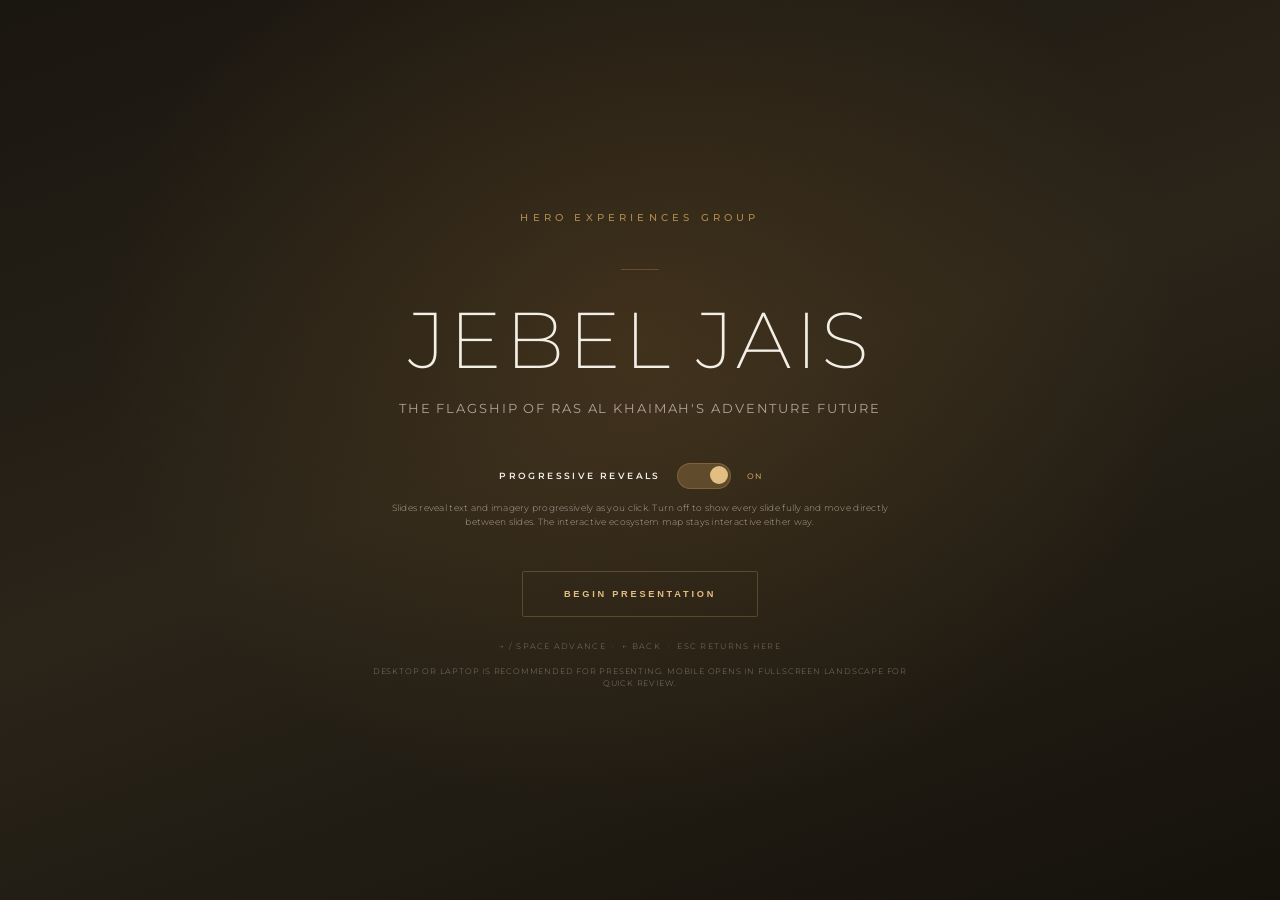
<file: index.html>
<!DOCTYPE html>
<html lang="en">
<head>
<meta charset="UTF-8">
<meta name="viewport" content="width=device-width, initial-scale=1">
<title>Jebel Jais — The Flagship of Ras Al Khaimah's Adventure Future</title>
<link rel="stylesheet" href="css/fonts.css">
<style>
/* ════════════════════════════════════════════════════════════════
   JEBEL JAIS — DESTINATION OPERATIONS · CLICKER PRESENTATION
   Design authority: Final Consolidated PDF (Montserrat, earth-tone).
   Fixed 1920×1080 Canva design stage, proportionally scaled to viewport.
   ════════════════════════════════════════════════════════════════ */
*,*::before,*::after{box-sizing:border-box;margin:0;padding:0}

:root{
  /* ── Earth-tone palette (PDF-matched) ── */
  --umber:#30291F;
  --charcoal:#232621;
  --bg-0:#1a1711;
  --bg-1:#241f17;
  --paper:#F4EFE6;        /* warm white */
  --paper-dim:rgba(244,239,230,.62);
  --stone:#A99E8C;        /* muted secondary */
  --gold:#C49A5A;
  --gold-hi:#E2BE82;
  --line:rgba(244,239,230,.14);
  --line-gold:rgba(196,154,90,.30);
  /* Canva design stage size */
  --DW:1920px;
  --DH:1080px;
}

html,body{width:100%;height:100%;overflow:hidden;background:#0d0b08;font-family:'Montserrat',sans-serif;-webkit-font-smoothing:antialiased}
body{color:var(--paper)}
img{display:block}

/* ════════ SPLASH ════════ */
#splash{
  position:fixed;inset:0;z-index:1000;
  display:flex;flex-direction:column;align-items:center;justify-content:center;
  background:radial-gradient(ellipse at 50% 38%,rgba(120,84,38,.30) 0%,transparent 60%),
             linear-gradient(160deg,#1a1610 0%,#2a2419 48%,#15120c 100%);
  transition:opacity .6s ease;text-align:center;padding:5vh 6vw;
}
#splash.out{opacity:0;pointer-events:none}
.sp-label{font-weight:500;font-size:clamp(9px,.78vw,13px);letter-spacing:.42em;text-transform:uppercase;color:var(--gold);opacity:.85;margin-bottom:clamp(26px,5vh,54px)}
.sp-rule{width:38px;height:1px;background:var(--line-gold);margin-bottom:clamp(22px,3.4vh,40px)}
.sp-title{font-weight:200;font-size:clamp(40px,6.2vw,104px);line-height:1;letter-spacing:.04em;text-transform:uppercase;color:var(--paper);margin-bottom:clamp(14px,2vh,22px)}
.sp-sub{font-weight:400;font-size:clamp(11px,1.05vw,18px);line-height:1.5;letter-spacing:.14em;text-transform:uppercase;color:var(--paper-dim);max-width:680px;margin:0 auto clamp(34px,5vh,58px)}

/* toggle */
.sp-toggle{display:flex;flex-direction:column;align-items:center;gap:12px;margin-bottom:clamp(30px,4.6vh,52px)}
.sp-toggle-row{display:flex;align-items:center;gap:16px}
.sp-toggle-label{font-weight:600;font-size:clamp(9px,.72vw,12px);letter-spacing:.26em;text-transform:uppercase;color:var(--paper)}
.switch{position:relative;width:54px;height:26px;flex-shrink:0;cursor:pointer}
.switch input{position:absolute;opacity:0;width:100%;height:100%;margin:0;cursor:pointer;z-index:2}
.switch .track{position:absolute;inset:0;border-radius:13px;background:rgba(244,239,230,.12);border:1px solid var(--line);transition:.25s}
.switch .thumb{position:absolute;top:3px;left:3px;width:18px;height:18px;border-radius:50%;background:var(--stone);transition:.25s}
.switch input:checked ~ .track{background:rgba(196,154,90,.28);border-color:var(--line-gold)}
.switch input:checked ~ .thumb{left:33px;background:var(--gold-hi)}
.sp-toggle-state{font-weight:500;font-size:clamp(8px,.62vw,11px);letter-spacing:.18em;text-transform:uppercase;color:var(--gold);min-width:34px;text-align:left}
.sp-toggle-desc{font-weight:300;font-size:clamp(9px,.68vw,12.5px);line-height:1.6;letter-spacing:.03em;color:var(--paper-dim);max-width:540px}

.sp-btn{
  background:none;border:1px solid var(--line-gold);border-radius:2px;
  color:var(--gold-hi);cursor:pointer;
  font-weight:600;font-size:clamp(9px,.72vw,12px);letter-spacing:.3em;text-transform:uppercase;
  padding:clamp(14px,1.9vh,22px) clamp(34px,3.2vw,56px);transition:all .22s;
}
.sp-btn:hover{background:rgba(196,154,90,.12);border-color:var(--gold);color:#fff}
.sp-hint{font-weight:300;font-size:clamp(8px,.6vw,11px);letter-spacing:.16em;text-transform:uppercase;color:var(--stone);opacity:.7;margin-top:clamp(18px,2.6vh,30px)}
.sp-device-note{font-weight:300;font-size:clamp(8px,.62vw,11px);line-height:1.55;letter-spacing:.1em;text-transform:uppercase;color:var(--paper-dim);max-width:560px;margin-top:14px;opacity:.72}

/* ════════ DECK + STAGE ════════ */
#deck{position:fixed;inset:0;display:none;background:#0d0b08;touch-action:manipulation;overscroll-behavior:none}
#deck.active{display:block}
#stage{
  position:absolute;left:0;top:0;
  width:var(--DW);height:var(--DH);
  transform:
    translate(var(--stage-x,0px),var(--stage-y,0px))
    rotate(var(--stage-rotate,0deg))
    scale(var(--stage-scale,1));
  transform-origin:0 0;
  will-change:transform;
}

.slide{
  position:absolute;inset:0;overflow:hidden;
  opacity:0;pointer-events:none;
  transition:opacity .55s ease;
}
.slide.active{opacity:1;pointer-events:auto}

/* slide background */
.slide__bg{
  position:absolute;inset:0;z-index:0;
  background:linear-gradient(157deg,var(--bg-0) 0%,var(--bg-1) 50%,#13100b 100%);
}
.slide__bg.warm{background:radial-gradient(ellipse at 70% 26%,rgba(120,80,34,.40) 0%,transparent 55%),linear-gradient(157deg,#19150f 0%,#2a2317 50%,#15110b 100%)}
.slide__scrim{position:absolute;inset:0;z-index:1;background:radial-gradient(ellipse at 50% 50%,transparent 46%,rgba(0,0,0,.42) 100%);pointer-events:none}

/* top-left operational label + page number */
.s-meta{position:absolute;top:46px;left:64px;z-index:6;display:flex;align-items:center;gap:14px}
.s-meta .lbl{font-weight:600;font-size:11px;letter-spacing:.32em;text-transform:uppercase;color:var(--gold);opacity:.8}
.s-meta .pg{font-weight:400;font-size:11px;letter-spacing:.24em;color:var(--paper-dim)}

/* footer rule + copyright + logo */
.s-foot{position:absolute;left:64px;right:64px;bottom:40px;z-index:6;display:flex;justify-content:space-between;align-items:flex-end;padding-top:16px;border-top:1px solid var(--line)}
.s-foot .cpy{font-weight:300;font-size:10.5px;letter-spacing:.14em;text-transform:uppercase;color:var(--stone);opacity:.8}
.s-foot .logo{font-weight:700;font-size:13px;letter-spacing:.3em;text-transform:uppercase;color:var(--paper);opacity:.9}
.s-foot .logo span{color:var(--gold)}

/* content wrap */
.s-wrap{position:absolute;inset:0;z-index:4;display:flex;flex-direction:column;justify-content:center;padding:104px 64px 96px}

/* ── TYPE ── */
.kicker{font-weight:600;font-size:13px;letter-spacing:.34em;text-transform:uppercase;color:var(--gold);margin-bottom:22px}
.rule{width:40px;height:2px;background:var(--gold);opacity:.7;margin-bottom:26px}
.h-xl{font-weight:200;font-size:88px;line-height:1.02;letter-spacing:.02em;text-transform:uppercase;color:var(--paper)}
.h-1{font-weight:300;font-size:58px;line-height:1.05;letter-spacing:.02em;text-transform:uppercase;color:var(--paper)}
.h-2{font-weight:400;font-size:40px;line-height:1.1;letter-spacing:.02em;text-transform:uppercase;color:var(--paper)}
.lead{font-weight:400;font-size:23px;line-height:1.5;letter-spacing:.01em;color:var(--paper);max-width:1040px}
.lead.dim{color:var(--paper-dim)}
.body{font-weight:300;font-size:17px;line-height:1.7;letter-spacing:.01em;color:var(--paper-dim);max-width:760px}
.body strong{font-weight:600;color:var(--paper)}
.up{text-transform:uppercase;letter-spacing:.04em}
.gold{color:var(--gold)}

.quote{font-weight:300;font-style:normal;font-size:34px;line-height:1.4;letter-spacing:.01em;color:var(--paper);max-width:1120px;padding-left:34px;border-left:2px solid var(--gold)}
.quote em{font-style:normal;color:var(--gold-hi)}

/* progressive build elements */
[data-step]{opacity:0;transform:translateY(16px);transition:opacity .55s ease,transform .55s ease}
[data-step].shown{opacity:1;transform:none}

/* ── PHASE / STATE ROWS (Today/Tomorrow/Future) ── */
.beats{display:flex;gap:30px;margin-top:46px}
.beat{flex:1;border:1px solid var(--line);border-top:2px solid var(--line-gold);border-radius:3px;padding:30px 28px;background:rgba(20,16,10,.4)}
.beat .b-k{font-weight:700;font-size:13px;letter-spacing:.28em;text-transform:uppercase;color:var(--gold);margin-bottom:16px}
.beat .b-t{font-weight:400;font-size:20px;line-height:1.35;color:var(--paper)}

/* ── COLUMNS (outcomes) ── */
.cols{display:grid;grid-template-columns:1fr 1fr;gap:54px;margin-top:40px}
.col-h{font-weight:600;font-size:14px;letter-spacing:.26em;text-transform:uppercase;color:var(--gold);margin-bottom:22px;padding-bottom:12px;border-bottom:1px solid var(--line)}
.grp{margin-bottom:24px}
.grp .g-t{font-weight:600;font-size:16px;letter-spacing:.04em;text-transform:uppercase;color:var(--paper);margin-bottom:8px}
.grp .g-l{font-weight:300;font-size:14.5px;line-height:1.6;color:var(--paper-dim)}

/* ── BULLET LIST ── */
.blist{display:flex;flex-direction:column;gap:16px;margin-top:34px;max-width:920px}
.bli{display:flex;align-items:flex-start;gap:16px}
.bli .dot{width:7px;height:7px;border-radius:50%;background:var(--gold);flex-shrink:0;margin-top:9px}
.bli .t{font-weight:400;font-size:17px;line-height:1.5;letter-spacing:.02em;text-transform:uppercase;color:var(--paper)}

/* chip list (segments) */
.chips{display:flex;flex-wrap:wrap;gap:14px;margin-top:36px;max-width:1040px}
.chip{font-weight:500;font-size:15px;letter-spacing:.1em;text-transform:uppercase;color:var(--paper);border:1px solid var(--line-gold);border-radius:30px;padding:13px 26px;background:rgba(196,154,90,.06)}

/* ── PORTFOLIO (Who is Hero) ── */
.pf-grid{display:grid;grid-template-columns:repeat(4,1fr);gap:30px;margin-top:40px}
.pf{display:flex;flex-direction:column;align-items:center;text-align:center}
/* Two-layer Jebel Jais ridge mask: front = clipped image, back = same ridge
   offset & at 50% opacity for layered depth (the "yellow" in the reference). */
.mtn{--ridge:polygon(0% 100%, 0% 60%, 13% 47%, 24% 57%, 36% 29%, 47% 47%, 56% 21%, 67% 44%, 78% 32%, 90% 51%, 100% 39%, 100% 100%);position:relative;width:100%;aspect-ratio:1/1;margin-bottom:22px;overflow:visible}
.mtn .layer{position:absolute;inset:0;-webkit-clip-path:var(--ridge);clip-path:var(--ridge)}
/* offset duplicate behind, 50% opacity — peeks above/left of the front ridge */
.mtn .back{transform:translate(-14px,-17px);opacity:.5;background:linear-gradient(160deg,#7c5f2d 0%,#36290f 100%)}
.mtn .front{background:linear-gradient(160deg,var(--img-a,#3a2e1c) 0%,var(--img-b,#211910) 100%)}
.mtn .front::after{content:'IMAGE';position:absolute;left:0;right:0;bottom:16%;text-align:center;font-weight:600;font-size:9px;letter-spacing:.3em;color:rgba(255,255,255,.28)}
.pf .pf-n{font-weight:600;font-size:16px;letter-spacing:.06em;text-transform:uppercase;color:var(--paper);margin-bottom:6px}
.pf .pf-d{font-weight:300;font-size:12.5px;line-height:1.55;color:var(--paper-dim)}

.tags{display:flex;flex-wrap:wrap;justify-content:center;gap:10px 22px;margin-top:8px;max-width:1180px;margin-left:auto;margin-right:auto}
.tags .tg{font-weight:500;font-size:12.5px;letter-spacing:.18em;text-transform:uppercase;color:var(--stone)}
.tags .tg.on{color:var(--gold)}
.philo{font-weight:300;font-size:19px;line-height:1.5;color:var(--paper);text-align:center;max-width:1000px;margin:26px auto 0}
.philo strong{font-weight:600;color:var(--gold-hi)}

/* ── 2×2 / 2×3 IMAGE COLLAGE ── */
.coll{display:grid;gap:18px;margin-top:34px}
.coll.g4{grid-template-columns:1fr 1fr;grid-template-rows:1fr 1fr}
.coll.g6{grid-template-columns:repeat(3,1fr);grid-template-rows:1fr 1fr}
.cell{position:relative;border-radius:3px;overflow:hidden;border:1px solid var(--line);min-height:120px;background:linear-gradient(160deg,var(--img-a,#3a2e1c),var(--img-b,#1a140c))}
.cell .cap{position:absolute;left:18px;bottom:14px;right:18px;z-index:2}
.cell .cap .ct{font-weight:600;font-size:15px;letter-spacing:.08em;text-transform:uppercase;color:var(--paper)}
.cell .cap .cs{font-weight:300;font-size:12px;letter-spacing:.04em;color:var(--paper-dim);margin-top:3px}
.cell::before{content:'';position:absolute;inset:0;background:linear-gradient(to top,rgba(0,0,0,.66) 0%,transparent 55%)}
.cell::after{content:'IMAGE';position:absolute;top:14px;right:16px;font-weight:600;font-size:8px;letter-spacing:.28em;color:rgba(255,255,255,.2)}

/* split layout: image side + content side */
.split{display:grid;grid-template-columns:1fr 1fr;gap:54px;align-items:center;height:100%}
.split .media{position:relative;height:74%;border-radius:4px;overflow:hidden;border:1px solid var(--line);background:linear-gradient(160deg,var(--img-a,#3a2e1c),var(--img-b,#17110a))}
.split .media::after{content:attr(data-img);position:absolute;left:0;right:0;top:50%;transform:translateY(-50%);text-align:center;font-weight:600;font-size:10px;letter-spacing:.3em;color:rgba(255,255,255,.22)}

/* ── STATS / IMPACT GRID ── */
.impact{display:grid;grid-template-columns:repeat(3,1fr);gap:30px 40px;margin-top:38px}
.imp .i-t{font-weight:600;font-size:18px;letter-spacing:.1em;text-transform:uppercase;color:var(--gold);margin-bottom:8px}
.imp .i-d{font-weight:300;font-size:14.5px;line-height:1.55;color:var(--paper-dim)}

/* vision flow row */
.flow{display:flex;align-items:center;gap:18px;flex-wrap:wrap;margin-top:30px}
.flow .fw{font-weight:600;font-size:14.5px;letter-spacing:.12em;text-transform:uppercase;color:var(--paper);border:1px solid var(--line-gold);border-radius:3px;padding:12px 18px;background:rgba(196,154,90,.05)}
.flow .arr{color:var(--gold);font-size:16px}

/* center layout (cover / closing) */
.s-center{align-items:center;text-align:center;justify-content:center}
.s-center .lead,.s-center .body{margin-left:auto;margin-right:auto}

/* closing contact */
.contact{margin-top:40px;display:flex;flex-direction:column;gap:6px;align-items:center}
.contact .nm{font-weight:600;font-size:20px;letter-spacing:.16em;text-transform:uppercase;color:var(--paper)}
.contact .rl{font-weight:400;font-size:13px;letter-spacing:.22em;text-transform:uppercase;color:var(--gold)}
.contact .em{font-weight:300;font-size:14px;letter-spacing:.04em;color:var(--paper-dim);margin-top:6px}

/* ════════ HUD (outside scaled stage) ════════ */
#hud{position:fixed;inset:0;z-index:900;pointer-events:none}
#progress{position:fixed;top:0;left:0;height:2px;background:var(--gold);width:0;transition:width .4s ease;z-index:902}
#dots{position:fixed;bottom:18px;left:0;right:0;display:flex;justify-content:center;gap:7px;z-index:901}
.dot{width:6px;height:6px;border-radius:50%;background:rgba(196,154,90,.22);transition:all .3s}
.dot.cur{background:var(--gold);transform:scale(1.5)}
.dot.done{background:rgba(196,154,90,.5)}
#counter{position:fixed;bottom:22px;right:30px;z-index:901;font-weight:500;font-size:11px;letter-spacing:.24em;color:var(--stone)}
#exitFs{position:fixed;bottom:18px;left:26px;z-index:903;display:none;background:none;border:none;color:var(--stone);cursor:pointer;font-family:'Montserrat',sans-serif;font-weight:500;font-size:10px;letter-spacing:.2em;text-transform:uppercase;padding:6px;pointer-events:auto;opacity:.7;transition:opacity .2s}
#exitFs:hover{opacity:1}
#slideRail{position:fixed;top:50%;right:0;width:132px;height:34vh;min-height:220px;max-height:360px;z-index:904;pointer-events:none;transform:translateY(-50%)}
.rail-item{position:absolute;right:18px;top:var(--rail-y);width:94px;height:18px;display:flex;align-items:center;justify-content:flex-end;gap:10px;border:0;background:none;color:var(--stone);font-family:'Montserrat',sans-serif;cursor:pointer;opacity:var(--rail-opacity,0);pointer-events:none;transform:translateY(-50%) translateX(var(--rail-shift,10px));transition:opacity .08s linear,transform .08s linear}
.rail-item:focus-visible{outline:1px solid rgba(232,194,116,.85);outline-offset:3px;opacity:1;pointer-events:auto;transform:translateY(-50%) translateX(-3px)}
.rail-item.is-visible{pointer-events:auto}
.rail-num{width:30px;text-align:right;font-weight:700;font-size:11px;line-height:1;letter-spacing:.18em;color:rgba(244,239,230,.84);text-shadow:0 1px 8px rgba(0,0,0,.7)}
.rail-tick{display:block;width:40px;height:2px;border-radius:2px;background:rgba(244,239,230,.68);box-shadow:0 0 10px rgba(196,154,90,.16);transform:scaleX(var(--rail-scale,.4));transform-origin:right center}
.rail-item.is-hot .rail-num{color:#fff8df;text-shadow:0 1px 10px rgba(0,0,0,.9),0 0 12px rgba(232,194,116,.45)}
.rail-item.is-hot .rail-tick{height:3px;background:#fff0bd;box-shadow:0 0 18px rgba(232,194,116,.52)}
.rail-item.cur .rail-num{color:var(--gold-hi)}
.rail-item.cur .rail-tick{height:3px;background:var(--gold-hi);box-shadow:0 0 14px rgba(232,194,116,.34)}
.rail-item:hover{opacity:1;transform:translateY(-50%) translateX(-4px)}

/* ════════ SLIDE 10 — INTERACTIVE MAP ════════ */
.map-stage{position:absolute;inset:0;z-index:4;display:flex;flex-direction:column;align-items:center;justify-content:center;padding:96px 70px 92px}
#mapSvg{width:100%;height:100%;max-height:600px;-webkit-user-select:none;user-select:none}
.map-caption{font-weight:300;font-size:14px;letter-spacing:.06em;color:var(--paper-dim);text-align:center;margin-top:10px;transition:opacity .5s}
.map-caption.dim{opacity:0}

.main-line{fill:none;stroke-width:1.4;stroke-dasharray:6 9;transition:opacity .5s ease;opacity:0;pointer-events:none}
#mapSvg[data-state="main"] .main-line{opacity:1}
#mapSvg[data-state^="sub"] .main-line{opacity:.25}
.sub-line{fill:none;stroke:var(--gold);stroke-width:1.2;stroke-dasharray:4 7;transition:opacity .4s;opacity:0;pointer-events:none}
#mapSvg[data-state="sub-coastal"] #subg-coastal .sub-line{opacity:.72}
#mapSvg[data-state="sub-desert"] #subg-desert .sub-line{opacity:.72}
#mapSvg[data-state="sub-defender"] #subg-defender .sub-line{opacity:.72}
#mapSvg[data-state="sub-wadi"] #subg-wadi .sub-line{opacity:.72}
.sub-node{opacity:0;transition:opacity .4s}
#mapSvg[data-state="sub-coastal"] #snodes-coastal .sub-node{opacity:1}
#mapSvg[data-state="sub-desert"] #snodes-desert .sub-node{opacity:1}
#mapSvg[data-state="sub-defender"] #snodes-defender .sub-node{opacity:1}
#mapSvg[data-state="sub-wadi"] #snodes-wadi .sub-node{opacity:1}
.loc-card{opacity:0;pointer-events:none;transition:opacity .45s ease;overflow:visible}
.loc-card.revealed{opacity:1;pointer-events:all}
.act-card{opacity:0;pointer-events:none;transition:opacity .45s ease;overflow:visible}
.act-card.revealed{opacity:1;pointer-events:all}
.node{cursor:pointer}
.node:hover .node-core{filter:brightness(1.3)}
@keyframes pulse-outer{0%,100%{r:50;opacity:.10}50%{r:60;opacity:.04}}
@keyframes pulse-mid{0%,100%{r:33;opacity:.22}50%{r:40;opacity:.11}}
@keyframes jj-glow-pulse{0%,100%{opacity:.55;transform:scale(.9)}50%{opacity:1;transform:scale(1.1)}}
.jj-glow{transform-box:fill-box;transform-origin:center;animation:jj-glow-pulse 3.2s ease-in-out infinite}
#mapSvg[data-state="resting"] .jj-pulse-outer{animation:pulse-outer 2.4s ease-in-out infinite}
#mapSvg[data-state="resting"] .jj-pulse-mid{animation:pulse-mid 2.4s ease-in-out infinite .35s}
#mapSvg:not([data-state="resting"]) .jj-pulse-outer,#mapSvg:not([data-state="resting"]) .jj-pulse-mid{animation:none}
.map-dim{fill:rgba(0,0,0,0);transition:fill .5s;pointer-events:none}
#mapSvg[data-state^="sub"] .map-dim{fill:rgba(0,0,0,.16)}
.card-wrap{width:100%;height:100%;background:rgba(20,16,9,.92);border:1px solid var(--line-gold);border-radius:3px;overflow:hidden;cursor:pointer;display:flex;flex-direction:column;backdrop-filter:blur(10px);box-shadow:0 6px 32px rgba(0,0,0,.6);font-family:'Montserrat',sans-serif}
.card-wrap:hover{border-color:rgba(196,154,90,.6)}
.card-img{width:100%;flex-shrink:0;background:linear-gradient(160deg,var(--img-a,#1a2a1a) 0%,var(--img-b,#0a1a2a) 100%);position:relative;overflow:hidden}
.card-img::after{content:'IMAGE';position:absolute;inset:0;display:flex;align-items:center;justify-content:center;font-weight:600;font-size:7px;letter-spacing:.25em;color:rgba(255,255,255,.14)}
.card-img.has-img::after,.acard-img.has-img::after{display:none}
.card-img.has-img img,.acard-img.has-img img{width:100%;height:100%;display:block;object-fit:cover}
.card-body{padding:8px 11px 9px;flex:1;display:flex;flex-direction:column;gap:3px}
.card-title{font-weight:600;font-size:11.5px;letter-spacing:.04em;text-transform:uppercase;color:var(--paper)}
.card-type{font-weight:500;font-size:7.5px;letter-spacing:.15em;text-transform:uppercase;color:var(--gold)}
.card-desc{font-weight:300;font-size:9px;line-height:1.55;color:var(--paper-dim);margin-top:3px;flex:1}
.acard-wrap{width:100%;height:100%;background:rgba(18,12,6,.93);border:1px solid var(--line-gold);border-radius:3px;overflow:hidden;display:flex;flex-direction:column;cursor:pointer;backdrop-filter:blur(10px);box-shadow:0 4px 22px rgba(0,0,0,.5);font-family:'Montserrat',sans-serif}
.acard-wrap:hover{border-color:rgba(196,154,90,.5)}
.acard-img{width:100%;flex-shrink:0;background:linear-gradient(160deg,var(--img-a,#161e16) 0%,var(--img-b,#0c1620) 100%);position:relative;overflow:hidden}
.acard-img::after{content:'IMAGE';position:absolute;inset:0;display:flex;align-items:center;justify-content:center;font-weight:600;font-size:6.5px;letter-spacing:.25em;color:rgba(255,255,255,.12)}
.acard-body{padding:6px 9px 7px;flex:1;display:flex;flex-direction:column;gap:2px}
.acard-title{font-weight:600;font-size:10px;letter-spacing:.03em;text-transform:uppercase;color:var(--paper)}
.acard-sub{font-weight:500;font-size:7px;letter-spacing:.11em;text-transform:uppercase;color:var(--gold)}
.acard-desc{font-weight:300;font-size:8.2px;line-height:1.36;letter-spacing:.01em;color:var(--paper-dim);margin-top:2px}
.loc-icon{opacity:0;pointer-events:none;overflow:visible}
.loc-icon .icon-pop{transform:scale(0);transform-origin:50% 100%;transition:transform .45s cubic-bezier(.34,1.56,.64,1)}
.loc-icon.popped{opacity:1;pointer-events:all}
.loc-icon.popped .icon-pop{transform:scale(1)}
#mapSvg[data-state^="sub"] .loc-icon{opacity:0 !important;pointer-events:none}
#mapSvg[data-state="sub-coastal"] #icon-coastal{opacity:1 !important;pointer-events:all}
#mapSvg[data-state="sub-desert"] #icon-desert{opacity:1 !important;pointer-events:all}
#mapSvg[data-state="sub-defender"] #icon-defender{opacity:1 !important;pointer-events:all}
#mapSvg[data-state="sub-wadi"] #icon-wadi{opacity:1 !important;pointer-events:all}
.icon-pop{width:100%;height:100%;display:flex;flex-direction:column;align-items:center;gap:6px;cursor:pointer;font-family:'Montserrat',sans-serif}
.icon-disc{width:60px;height:60px;border-radius:50%;background:rgba(18,12,5,.85);border:1px solid var(--line-gold);box-shadow:0 4px 22px rgba(0,0,0,.55);display:flex;align-items:center;justify-content:center;overflow:hidden;backdrop-filter:blur(6px);transition:border-color .2s,transform .2s;flex-shrink:0}
.icon-pop:hover .icon-disc{border-color:var(--gold-hi);transform:scale(1.06)}
.icon-disc img{width:78%;height:78%;object-fit:contain}
.icon-disc.placeholder::after{content:'?';font-weight:400;font-size:22px;color:rgba(196,154,90,.5)}
.icon-label-box{display:flex;flex-direction:column;align-items:center;gap:1px;text-align:center}
.icon-name{font-weight:600;font-size:11px;letter-spacing:.04em;text-transform:uppercase;color:#FBF6EA;white-space:nowrap;text-shadow:0 1px 5px rgba(0,0,0,.95),0 0 2px rgba(0,0,0,.9)}
.icon-cat{font-weight:600;font-size:7.5px;letter-spacing:.16em;text-transform:uppercase;color:var(--gold-hi);white-space:nowrap;text-shadow:0 1px 5px rgba(0,0,0,.95),0 0 2px rgba(0,0,0,.9)}

/* ════════ SLIDE 10 — EDIT MODE (dev placement tool) ════════ */
.edit-toggle-btn{position:fixed;top:14px;right:14px;z-index:9998;display:none;background:rgba(14,10,5,.88);border:1px solid var(--line-gold);border-radius:3px;color:var(--gold);cursor:pointer;font-family:'Montserrat',sans-serif;font-weight:600;font-size:9px;letter-spacing:.14em;text-transform:uppercase;padding:8px 13px;backdrop-filter:blur(6px);transition:all .2s}
.edit-toggle-btn:hover{background:rgba(196,154,90,.15);color:#fff}
.edit-toggle-btn.active{background:rgba(196,154,90,.22);border-color:var(--gold);color:var(--gold-hi)}
.edit-panel{position:fixed;bottom:16px;right:16px;z-index:9999;width:268px;display:none;flex-direction:column;background:rgba(14,9,4,.97);border:1px solid var(--line-gold);border-radius:4px;box-shadow:0 10px 48px rgba(0,0,0,.75);font-family:'Montserrat',sans-serif;overflow:hidden}
.edit-panel.open{display:flex}
.ep-head{background:rgba(196,154,90,.1);border-bottom:1px solid var(--line-gold);padding:9px 12px;display:flex;align-items:center;justify-content:space-between}
.ep-title{font-weight:600;font-size:10px;letter-spacing:.15em;text-transform:uppercase;color:var(--gold)}
.ep-close{background:none;border:none;color:var(--stone);cursor:pointer;font-size:17px;line-height:1;padding:0}
.ep-close:hover{color:#fff}
.ep-tabs{display:flex;gap:3px;padding:7px 9px;border-bottom:1px solid var(--line);flex-wrap:wrap}
.ep-tab{background:rgba(196,154,90,.07);border:1px solid var(--line-gold);border-radius:2px;color:var(--gold);cursor:pointer;font-weight:600;font-size:8px;letter-spacing:.1em;text-transform:uppercase;padding:5px 8px;transition:all .18s}
.ep-tab:hover{background:rgba(196,154,90,.18);color:#fff}
.ep-tab.active{background:rgba(196,154,90,.22);border-color:var(--gold);color:var(--gold-hi)}
.ep-help{padding:5px 12px 0;font-weight:300;font-size:8px;line-height:1.5;color:var(--stone)}
.ep-list{padding:6px 10px;max-height:210px;overflow-y:auto;display:flex;flex-direction:column;gap:2px}
.ep-row{display:flex;align-items:center;gap:8px;padding:4px 3px;border-radius:2px;cursor:grab;transition:background .15s}
.ep-row:hover{background:rgba(196,154,90,.07)}
.ep-row.dragging{background:rgba(196,154,90,.14);cursor:grabbing;outline:1px solid var(--gold)}
.ep-label{font-weight:300;font-size:9px;color:var(--paper-dim);flex:1;white-space:nowrap;overflow:hidden;text-overflow:ellipsis}
.ep-xy{font-weight:600;font-size:9px;font-family:monospace;color:var(--gold-hi);background:rgba(196,154,90,.1);border-radius:2px;padding:3px 6px;flex-shrink:0;min-width:90px;text-align:right}
.ep-row.dragging .ep-xy{color:#FFF6D8;background:rgba(196,154,90,.25)}
.ep-actions{padding:7px 9px;border-top:1px solid var(--line);display:flex;gap:5px}
.ep-btn{flex:1;padding:6px;background:rgba(196,154,90,.1);border:1px solid var(--line-gold);border-radius:2px;color:var(--gold);cursor:pointer;font-weight:600;font-size:8px;letter-spacing:.12em;text-transform:uppercase;transition:all .2s}
.ep-btn:hover{background:rgba(196,154,90,.22);color:#fff}
.ep-btn.ok{background:rgba(60,140,60,.18);border-color:rgba(80,200,80,.35);color:rgba(130,220,130,.9)}
.ep-subloc-row{display:none;gap:3px;padding:5px 9px;border-bottom:1px solid var(--line);flex-wrap:wrap}
.ep-subloc-row.visible{display:flex}
.ep-subtab{background:rgba(196,154,90,.07);border:1px solid var(--line-gold);border-radius:2px;color:var(--gold);cursor:pointer;font-weight:600;font-size:8px;letter-spacing:.1em;text-transform:uppercase;padding:4px 8px;transition:all .18s}
.ep-subtab:hover{background:rgba(196,154,90,.18);color:#fff}
.ep-subtab.active{background:rgba(196,154,90,.22);border-color:var(--gold);color:var(--gold-hi)}
.ep-sides{display:flex;gap:2px;flex-shrink:0}
.ep-side{width:15px;height:15px;border-radius:2px;padding:0;background:rgba(196,154,90,.07);border:1px solid var(--line-gold);color:var(--gold);cursor:pointer;font-weight:600;font-size:7px;display:flex;align-items:center;justify-content:center;transition:all .15s}
.ep-side:hover{background:rgba(196,154,90,.2);color:#fff}
.ep-side.active{background:rgba(196,154,90,.3);border-color:var(--gold);color:var(--gold-hi)}
.lh-handle{cursor:move;user-select:none;-webkit-user-select:none}
.lh-guide{pointer-events:none}
#mapSvg[data-edit="true"]{user-select:none;-webkit-user-select:none}
#mapSvg[data-edit="true"] .card-wrap,#mapSvg[data-edit="true"] .acard-wrap{outline:1px dashed rgba(196,154,90,.35) !important}
#mapSvg[data-edit="true"] .loc-icon .icon-pop{transform:scale(1) !important}

/* ════════ REDUCED MOTION ════════ */
@media (prefers-reduced-motion:reduce){
  *{animation-duration:.001ms !important;animation-iteration-count:1 !important}
  [data-step]{transform:none}
  .slide,[data-step],.map-caption,.loc-card,.act-card,.sub-node{transition-duration:.15s}
}

/* ════════ PORTRAIT MOBILE FALLBACK (review mode) ════════ */
@media (max-aspect-ratio:1/1) and (max-width:820px){
  body:not(.mobile-presenting) #stage{position:static;transform:none;width:100%;height:auto}
  body:not(.mobile-presenting) .slide{position:static;opacity:1;pointer-events:auto;min-height:auto;border-bottom:1px solid var(--line)}
  body:not(.mobile-presenting) .slide:not(.active){opacity:1}
  body:not(.mobile-presenting) .s-wrap{position:static;padding:84px 28px 72px}
  body:not(.mobile-presenting) .h-xl{font-size:46px}
  body:not(.mobile-presenting) .h-1{font-size:38px}
  body:not(.mobile-presenting) .h-2{font-size:28px}
  body:not(.mobile-presenting) .beats,
  body:not(.mobile-presenting) .cols,
  body:not(.mobile-presenting) .pf-grid,
  body:not(.mobile-presenting) .impact,
  body:not(.mobile-presenting) .split,
  body:not(.mobile-presenting) .coll.g6,
  body:not(.mobile-presenting) .coll.g4{grid-template-columns:1fr;display:grid}
  body:not(.mobile-presenting) .beats,
  body:not(.mobile-presenting) .split{display:grid}
  body:not(.mobile-presenting) #hud,
  body:not(.mobile-presenting) #slideRail{display:none}
}

body.mobile-presenting{overscroll-behavior:none;touch-action:none}
body.mobile-presenting #deck{touch-action:none}
body.mobile-presenting #stage{transition:transform .16s ease-out}
body.mobile-presenting.mobile-zooming #stage,
body.mobile-presenting.mobile-zoomed #stage{transition:none}

/* Canva source pages are rebuilt as exact, independent raster layers:
   textless background, foreground media, and transparent typography. */
.canva-slide{background:#30291f}
.layered-slide__bg{
  position:absolute;
  inset:0;
  width:100%;
  height:100%;
  object-fit:fill;
  user-select:none;
  -webkit-user-drag:none;
}
.slide-crop{
  position:absolute;
  overflow:hidden;
  z-index:2;
}
.slide-crop--media{z-index:1}
.slide-crop--text{z-index:3}
.slide-crop__canvas{
  position:absolute;
  width:1920px;
  height:1080px;
  max-width:none;
  user-select:none;
  -webkit-user-drag:none;
}
.canva-slide[data-slide="2"]::before,
.canva-slide[data-slide="14"]::before{
  content:'';
  position:absolute;
  left:108px;
  right:108px;
  bottom:108px;
  height:1px;
  z-index:4;
  pointer-events:none;
  background:rgba(244,239,230,.68);
}
.canva-slide[data-slide="14"]::after,
.canva-slide[data-slide="16"]::after,
.canva-slide[data-slide="17"]::after{
  content:'';
  position:absolute;
  inset:0;
  z-index:2;
  pointer-events:none;
  background:
    linear-gradient(90deg,rgba(0,0,0,.30) 0%,rgba(0,0,0,.18) 38%,rgba(0,0,0,.07) 72%,rgba(0,0,0,.02) 100%),
    linear-gradient(180deg,rgba(0,0,0,.10) 0%,rgba(0,0,0,0) 42%,rgba(0,0,0,.14) 100%);
}
.canva-slide[data-slide="17"] .vision-bullets{
  position:absolute;
  left:122px;
  top:577px;
  z-index:4;
  display:flex;
  flex-direction:column;
  gap:33px;
  pointer-events:none;
}
.canva-slide[data-slide="17"] .vision-bullet{
  width:5px;
  height:5px;
  border-radius:50%;
  background:var(--paper);
  opacity:.95;
}
.canva-map-slide{
  background:#30291f url("assets/slides/backgrounds/slide-11.webp") center/100% 100% no-repeat;
}
.canva-map-slide > .slide__bg,
.canva-map-slide > .slide__scrim,
.canva-map-slide > .s-meta,
.canva-map-slide > .s-wrap,
.canva-map-slide > .s-foot{display:none}
.canva-map-slide .map-stage{padding:200px 93.333px 122.667px}
.canva-map-slide #mapSvg{max-height:720px}
.canva-map-slide .map-caption{font-size:18.667px}
.canva-map-slide .map-title-layer{position:absolute;inset:0;z-index:6;pointer-events:none;font-family:'Montserrat',sans-serif}
.canva-map-slide .map-title-text{position:absolute;left:108px;top:117px;font-weight:300;font-size:60px;line-height:1;letter-spacing:.02em;text-transform:uppercase;color:var(--paper)}
.canva-map-slide .map-page-meta{position:absolute;top:64px;right:108px;font-weight:500;font-size:14px;line-height:1.35;letter-spacing:.08em;text-transform:uppercase;text-align:right;color:var(--paper)}
.canva-map-slide .map-footer-copy{position:absolute;left:108px;bottom:76px;font-weight:400;font-size:15px;line-height:1;letter-spacing:.01em;color:var(--paper)}
#progress,
#dots,
#counter,
#exitFs,
#editToggle,
#editPanel{display:none !important}
</style>
</head>
<body>

<!-- ════════ SPLASH ════════ -->
<div id="splash">
  <p class="sp-label">Hero Experiences Group</p>
  <div class="sp-rule"></div>
  <h1 class="sp-title">Jebel Jais</h1>
  <p class="sp-sub">The Flagship of Ras Al Khaimah's Adventure Future</p>

  <div class="sp-toggle">
    <div class="sp-toggle-row">
      <span class="sp-toggle-label">Progressive Reveals</span>
      <label class="switch">
        <input type="checkbox" id="progToggle" checked>
        <span class="track"></span><span class="thumb"></span>
      </label>
      <span class="sp-toggle-state" id="progState">On</span>
    </div>
    <p class="sp-toggle-desc" id="progDesc">Slides reveal text and imagery progressively as you click. Turn off to show every slide fully and move directly between slides. The interactive ecosystem map stays interactive either way.</p>
  </div>

  <button class="sp-btn" id="beginBtn">Begin Presentation</button>
  <p class="sp-hint">→ / Space advance &nbsp;·&nbsp; ← back &nbsp;·&nbsp; Esc returns here</p>
  <p class="sp-device-note">Desktop or laptop is recommended for presenting. Mobile opens in fullscreen landscape for quick review.</p>
</div>

<!-- ════════ DECK ════════ -->
<div id="deck">
  <div id="stage">

    <!-- ══ SLIDE 1 — JEBEL JAIS (cover) ══ -->
    <section class="slide" data-slide="1" data-steps="1">
      <div class="slide__bg warm"></div><div class="slide__scrim"></div>
      <div class="s-meta"><span class="lbl">Jebel Jais Operations</span><span class="pg">Page 1</span></div>
      <div class="s-wrap s-center">
        <p class="kicker" data-step="0">Hero Experiences Group</p>
        <h1 class="h-xl" data-step="0">Jebel Jais</h1>
        <p class="lead dim" data-step="1" style="margin-top:26px">The Flagship of Ras Al Khaimah's Adventure Future</p>
        <p class="body" data-step="1" style="margin-top:22px;text-align:center">A vision to transform Jebel Jais into one of the world's leading mountain destinations — and the anchor of a connected adventure ecosystem across Ras Al Khaimah.</p>
      </div>
      <div class="s-foot"><span class="cpy">© 2026 Hero Experiences Group · Confidential</span><span class="logo">Hero<span>·</span>JJ</span></div>
    </section>

    <!-- ══ SLIDE 2 — THE OPPORTUNITY ══ -->
    <section class="slide" data-slide="2" data-steps="2">
      <div class="slide__bg"></div><div class="slide__scrim"></div>
      <div class="s-meta"><span class="lbl">Jebel Jais Operations</span><span class="pg">Page 2</span></div>
      <div class="s-wrap">
        <p class="kicker">The Opportunity</p>
        <div class="rule"></div>
        <h2 class="h-2" data-step="0">Today, Jebel Jais is home to some of the region's most successful adventure attractions. The opportunity ahead is far greater.</h2>
        <p class="body" data-step="0" style="margin-top:20px">The next chapter is not about adding another attraction. It is about transforming Jebel Jais into a complete mountain destination — and using it as a catalyst for tourism growth across the emirate.</p>
        <div class="beats">
          <div class="beat" data-step="1"><div class="b-k">Today</div><div class="b-t">A collection of attractions</div></div>
          <div class="beat" data-step="1"><div class="b-k">Tomorrow</div><div class="b-t">A fully integrated mountain destination</div></div>
          <div class="beat" data-step="2"><div class="b-k">Future</div><div class="b-t">A connected adventure ecosystem spanning mountains, wadis, desert, and coast</div></div>
        </div>
      </div>
      <div class="s-foot"><span class="cpy">© 2026 Hero Experiences Group · Confidential</span><span class="logo">Hero<span>·</span>JJ</span></div>
    </section>

    <!-- ══ SLIDE 3 — WHY THIS MATTERS ══ -->
    <section class="slide" data-slide="3" data-steps="2">
      <div class="slide__bg"></div><div class="slide__scrim"></div>
      <div class="s-meta"><span class="lbl">Jebel Jais Operations</span><span class="pg">Page 3</span></div>
      <div class="s-wrap">
        <p class="kicker">Why This Matters</p>
        <div class="rule"></div>
        <p class="lead dim" data-step="0" style="margin-bottom:14px">A stronger Jebel Jais creates benefits far beyond the mountain itself.</p>
        <div class="quote" data-step="0"><em>"Success should not be measured solely by attraction attendance, but by the long-term value created for visitors, residents, investors, and the emirate."</em></div>
        <div class="cols">
          <div data-step="1">
            <div class="col-h">Key Outcomes</div>
            <div class="grp"><div class="g-t">Improved Safety</div><div class="g-l">Enhanced traffic management and visitor circulation, reduced congestion and operational risk, and safer experiences for guests, staff, and emergency services.</div></div>
            <div class="grp"><div class="g-t">A Better Guest Experience</div><div class="g-l">Improved arrival and wayfinding, higher-quality amenities, and more reasons to stay longer and return more often.</div></div>
            <div class="grp"><div class="g-t">Economic Growth</div><div class="g-l">Increased visitor spending, greater private-sector investment, and new employment and business opportunities.</div></div>
          </div>
          <div data-step="1">
            <div class="col-h">Global Positioning</div>
            <div class="grp"><div class="g-t">Stronger Reputation</div><div class="g-l">Stronger international awareness and an enhanced reputation as the adventure capital of the region.</div></div>
            <div class="grp"><div class="g-t">Destination Sustainability</div><div class="g-l">Revenue streams that support ongoing operations and maintenance, and funding mechanisms that help offset the significant cost of mountain infrastructure and road maintenance.</div></div>
            <div class="grp"><div class="g-t">Balanced Growth</div><div class="g-l">Growth that protects the natural environment while enhancing visitor access.</div></div>
          </div>
        </div>
      </div>
      <div class="s-foot"><span class="cpy">© 2026 Hero Experiences Group · Confidential</span><span class="logo">Hero<span>·</span>JJ</span></div>
    </section>

    <!-- ══ SLIDE 4 — WHO IS HERO? ══ -->
    <section class="slide" data-slide="4" data-steps="2">
      <div class="slide__bg"></div><div class="slide__scrim"></div>
      <div class="s-meta"><span class="lbl">Jebel Jais Operations</span><span class="pg">Page 4</span></div>
      <div class="s-wrap">
        <p class="kicker">Who is Hero?</p>
        <div class="rule"></div>
        <h2 class="h-2" data-step="0" style="font-size:30px;max-width:1180px">Hero Experiences develops and operates tourism experiences that become defining parts of destination identity.</h2>
        <p class="body" data-step="0" style="margin-top:14px">Today Hero operates and develops experiences across the UAE and Saudi Arabia, including:</p>
        <div class="pf-grid">
          <div class="pf" data-step="1"><div class="mtn"><div class="layer back"></div><div class="layer front" data-img="platinum" style="--img-a:#3a2c18;--img-b:#1f1810"></div></div><div class="pf-n">Platinum Heritage</div><div class="pf-d">Award-winning heritage tourism experiences in Dubai.</div></div>
          <div class="pf" data-step="1"><div class="mtn"><div class="layer back"></div><div class="layer front" data-img="dubai-balloon" style="--img-a:#3a3220;--img-b:#1f1a10"></div></div><div class="pf-n">The Dubai Balloon</div><div class="pf-d">One of Dubai's most recognizable tourism attractions.</div></div>
          <div class="pf" data-step="1"><div class="mtn"><div class="layer back"></div><div class="layer front" data-img="hero-balloon" style="--img-a:#3a2e1c;--img-b:#1f160e"></div></div><div class="pf-n">Hero Balloon Flights</div><div class="pf-d">Commercial balloon operations across UAE &amp; Saudi Arabia.</div></div>
          <div class="pf" data-step="1"><div class="mtn"><div class="layer back"></div><div class="layer front" data-img="absolute-adventure" style="--img-a:#34301e;--img-b:#1b160d"></div></div><div class="pf-n">Absolute Adventure</div><div class="pf-d">Adventure and outdoor recreation experiences across the UAE.</div></div>
        </div>
        <div data-step="2" style="margin-top:30px">
          <div class="tags">
            <span class="tg on">Destination Development</span><span class="tg">Experience Design</span><span class="tg on">Tourism Operations</span><span class="tg">Commercial Activation</span><span class="tg on">Strategic Partnerships</span><span class="tg">Adventure Tourism</span>
          </div>
          <p class="philo">The world's most successful tourism destinations are not built around individual attractions. <strong>They are built around connected experiences.</strong></p>
        </div>
      </div>
      <div class="s-foot"><span class="cpy">© 2026 Hero Experiences Group · Confidential</span><span class="logo">Hero<span>·</span>JJ</span></div>
    </section>

    <!-- ══ SLIDE 5 — THE JEBEL JAIS VISION ══ -->
    <section class="slide" data-slide="5" data-steps="2">
      <div class="slide__bg warm"></div><div class="slide__scrim"></div>
      <div class="s-meta"><span class="lbl">Jebel Jais Operations</span><span class="pg">Page 7</span></div>
      <div class="s-wrap">
        <p class="kicker">The Jebel Jais Vision</p>
        <div class="rule"></div>
        <h2 class="h-1" data-step="0" style="font-size:46px;max-width:1180px">Visitors do not experience individual attractions. They experience a destination.</h2>
        <p class="body" data-step="0" style="margin-top:22px">The vision for Jebel Jais is a seamless mountain experience where every touchpoint contributes to a memorable journey.</p>
        <div data-step="1" style="margin-top:34px">
          <div class="kicker" style="color:var(--gold-hi)">From beginning</div>
          <div class="flow">
            <span class="fw">Arrival</span><span class="arr">→</span>
            <span class="fw">Exploration</span><span class="arr">→</span>
            <span class="fw">Adventure</span><span class="arr">→</span>
            <span class="fw">Dining</span><span class="arr">→</span>
            <span class="fw">Events</span><span class="arr">→</span>
            <span class="fw">Learning</span><span class="arr">→</span>
            <span class="fw">Overnight Stays</span><span class="arr">→</span>
            <span class="fw">Return Visits</span>
          </div>
          <div class="kicker" style="color:var(--gold-hi);margin-top:24px;margin-bottom:0">…to end.</div>
        </div>
      </div>
      <div class="s-foot"><span class="cpy">© 2026 Hero Experiences Group · Confidential</span><span class="logo">Hero<span>·</span>JJ</span></div>
    </section>

    <!-- ══ SLIDE 6 — A FOUNDATION FOR GROWTH ══ -->
    <section class="slide" data-slide="6" data-steps="2">
      <div class="slide__bg"></div><div class="slide__scrim"></div>
      <div class="s-meta"><span class="lbl">Jebel Jais Operations</span><span class="pg">Page 8</span></div>
      <div class="s-wrap">
        <p class="kicker">A Foundation for Growth</p>
        <div class="rule"></div>
        <p class="lead dim" data-step="0">As visitation continues to increase, future success depends on creating a stronger foundation for growth. Key priorities include:</p>
        <div class="coll g4" style="grid-template-rows:auto auto">
          <div class="cell" data-step="1" style="min-height:150px;--img-a:#34291a;--img-b:#1a140c"><div class="cap"><div class="ct">Mobility &amp; Circulation</div><div class="cs">Managing arrival, parking, traffic flow, and visitor movement.</div></div></div>
          <div class="cell" data-step="1" style="min-height:150px;--img-a:#312a1c;--img-b:#181208"><div class="cap"><div class="ct">Guest Experience</div><div class="cs">Creating a welcoming and intuitive destination.</div></div></div>
          <div class="cell" data-step="2" style="min-height:150px;--img-a:#2e2718;--img-b:#16110a"><div class="cap"><div class="ct">Capacity Planning</div><div class="cs">Preparing for future growth while protecting the mountain environment.</div></div></div>
          <div class="cell" data-step="2" style="min-height:150px;--img-a:#332b1b;--img-b:#1a140b"><div class="cap"><div class="ct">Destination Integration</div><div class="cs">Connecting all assets into a unified visitor experience.</div></div></div>
        </div>
        <p class="body" data-step="2" style="margin-top:22px;text-transform:uppercase;letter-spacing:.04em">Before major expansion occurs, these fundamentals must be addressed.</p>
      </div>
      <div class="s-foot"><span class="cpy">© 2026 Hero Experiences Group · Confidential</span><span class="logo">Hero<span>·</span>JJ</span></div>
    </section>

    <!-- ══ SLIDE 7 — IMMEDIATE OPPORTUNITIES ══ -->
    <section class="slide" data-slide="7" data-steps="2">
      <div class="slide__bg"></div><div class="slide__scrim"></div>
      <div class="s-meta"><span class="lbl">Jebel Jais Operations</span><span class="pg">Page 9</span></div>
      <div class="s-wrap">
        <p class="kicker">Immediate Opportunities</p>
        <div class="rule"></div>
        <p class="lead dim" data-step="0">Significant improvements can be implemented in the near term.</p>
        <div class="coll g6">
          <div class="cell" data-step="1" style="--img-a:#34291a;--img-b:#19130b"><div class="cap"><div class="ct">Arrival &amp; Welcome</div><div class="cs">Create a stronger sense of arrival.</div></div></div>
          <div class="cell" data-step="1" style="--img-a:#312a1c;--img-b:#181208"><div class="cap"><div class="ct">Wayfinding &amp; Interpretation</div><div class="cs">Improve navigation and storytelling.</div></div></div>
          <div class="cell" data-step="1" style="--img-a:#2c2719;--img-b:#15110a"><div class="cap"><div class="ct">Night-Time Activation</div><div class="cs">Extend visitation beyond daylight hours.</div></div></div>
          <div class="cell" data-step="2" style="--img-a:#332b1b;--img-b:#1a140b"><div class="cap"><div class="ct">Programming &amp; Events</div><div class="cs">Create reasons to visit throughout the year.</div></div></div>
          <div class="cell" data-step="2" style="--img-a:#2f2818;--img-b:#171109"><div class="cap"><div class="ct">Integrated Ticketing</div><div class="cs">Connect attractions and experiences.</div></div></div>
          <div class="cell" data-step="2" style="--img-a:#352d1c;--img-b:#1b150c"><div class="cap"><div class="ct">School &amp; Corporate Markets</div><div class="cs">Unlock new visitor segments and year-round demand.</div></div></div>
        </div>
        <p class="body" data-step="2" style="margin-top:20px">These initiatives can immediately enhance guest satisfaction while supporting future growth.</p>
      </div>
      <div class="s-foot"><span class="cpy">© 2026 Hero Experiences Group · Confidential</span><span class="logo">Hero<span>·</span>JJ</span></div>
    </section>

    <!-- ══ SLIDE 8 — GROWING YEAR-ROUND DEMAND ══ -->
    <section class="slide" data-slide="8" data-steps="1">
      <div class="slide__bg warm"></div><div class="slide__scrim"></div>
      <div class="s-meta"><span class="lbl">Jebel Jais Operations</span><span class="pg">Page 10</span></div>
      <div class="s-wrap">
        <div class="split">
          <div>
            <p class="kicker">Growing Year-Round Demand</p>
            <div class="rule"></div>
            <h2 class="h-2" data-step="0" style="font-size:34px">The future of Jebel Jais extends beyond individual attractions.</h2>
            <p class="body" data-step="0" style="margin-top:18px">The objective is to create a destination that appeals to multiple visitor segments throughout the year.</p>
            <div class="chips" data-step="1">
              <span class="chip">Families</span><span class="chip">Adventure Travellers</span><span class="chip">Schools &amp; Youth Programs</span><span class="chip">Corporate Retreats</span><span class="chip">Events &amp; Festivals</span><span class="chip">GCC Leisure Markets</span><span class="chip">International Visitors</span>
            </div>
            <p class="body" data-step="1" style="margin-top:24px;text-transform:uppercase;letter-spacing:.03em">A broader visitor mix creates a more resilient and sustainable tourism economy.</p>
          </div>
          <div class="media" data-img="Year-round hospitality"></div>
        </div>
      </div>
      <div class="s-foot"><span class="cpy">© 2026 Hero Experiences Group · Confidential</span><span class="logo">Hero<span>·</span>JJ</span></div>
    </section>

    <!-- ══ SLIDE 9 — JEBEL JAIS AS THE ANCHOR ══ -->
    <section class="slide" data-slide="9" data-steps="2">
      <div class="slide__bg warm"></div><div class="slide__scrim"></div>
      <div class="s-meta"><span class="lbl">Jebel Jais Operations</span><span class="pg">Page 12</span></div>
      <div class="s-wrap s-center">
        <p class="kicker" data-step="0">Jebel Jais as the Anchor</p>
        <div class="rule" style="margin-left:auto;margin-right:auto" data-step="0"></div>
        <h2 class="h-1" data-step="0" style="font-size:48px;max-width:1180px">The greatest opportunity is not limited to the mountain itself.</h2>
        <p class="lead" data-step="1" style="margin-top:26px;max-width:1080px">Jebel Jais can become the anchor of a broader adventure tourism ecosystem that showcases the diversity of Ras Al Khaimah.</p>
        <p class="body" data-step="1" style="margin-top:18px;text-align:center">By connecting complementary destinations, visitors gain more reasons to stay longer, spend more, and return more frequently. <strong>This creates a tourism proposition unlike anywhere else in the Gulf.</strong></p>
      </div>
      <div class="s-foot"><span class="cpy">© 2026 Hero Experiences Group · Confidential</span><span class="logo">Hero<span>·</span>JJ</span></div>
    </section>

    <!-- ══ SLIDE 10 — THE ADVENTURE ECOSYSTEM (interactive map) ══ -->
    <section class="slide" data-slide="10" data-steps="0" data-map="true">
      <div class="slide__bg"></div><div class="slide__scrim"></div>
      <div class="s-meta"><span class="lbl">Jebel Jais Operations</span><span class="pg">Page 14</span></div>
      <div class="s-wrap" style="padding-bottom:0;justify-content:flex-start;position:absolute;height:auto;inset:0 0 auto 0">
        <p class="kicker">The Adventure Ecosystem</p>
        <div class="rule"></div>
      </div>
      <div class="map-title-layer" aria-hidden="true">
        <div class="map-title-text">The Adventure Ecosystem</div>
        <div class="map-page-meta">Jebel Jais Operations<br>Page 14</div>
        <div class="map-footer-copy">© Copyright 2026 Hero Experiences Group. All rights reserved.</div>
      </div>
      <div class="map-stage">
        <svg id="mapSvg" class="map-svg" viewBox="0 0 1000 620"
       xmlns="http://www.w3.org/2000/svg" data-state="resting">
  <defs>
    <filter id="glow-xl" x="-100%" y="-100%" width="300%" height="300%">
      <feGaussianBlur stdDeviation="18" result="b"/>
      <feMerge><feMergeNode in="b"/><feMergeNode in="SourceGraphic"/></feMerge>
    </filter>
    <filter id="glow-lg" x="-70%" y="-70%" width="240%" height="240%">
      <feGaussianBlur stdDeviation="10" result="b"/>
      <feMerge><feMergeNode in="b"/><feMergeNode in="SourceGraphic"/></feMerge>
    </filter>

    <linearGradient id="g-sea" x1="0" y1="0" x2="1" y2="0">
      <stop offset="0%" stop-color="#040E18"/><stop offset="100%" stop-color="#0B2030"/>
    </linearGradient>
    <linearGradient id="g-coast" x1="0" y1="0" x2="1" y2="0">
      <stop offset="0%" stop-color="#0F2218"/><stop offset="100%" stop-color="#1A2E1C"/>
    </linearGradient>
    <linearGradient id="g-desert" x1="0" y1="0" x2="0" y2="1">
      <stop offset="0%" stop-color="#2C2010"/><stop offset="100%" stop-color="#181208"/>
    </linearGradient>
    <radialGradient id="g-mountain" cx="75%" cy="32%" r="55%">
      <stop offset="0%" stop-color="#281808"/><stop offset="100%" stop-color="#100C04"/>
    </radialGradient>
    <radialGradient id="g-jj-glow" cx="637" cy="180" r="170" gradientUnits="userSpaceOnUse">
      <stop offset="0%"   stop-color="#FFFFFF" stop-opacity=".55"/>
      <stop offset="45%"  stop-color="#F3E7CC" stop-opacity=".16"/>
      <stop offset="100%" stop-color="#FFFFFF" stop-opacity="0"/>
    </radialGradient>

    <linearGradient id="gl-coast"    x1="346" y1="83"  x2="637" y2="180" gradientUnits="userSpaceOnUse">
      <stop offset="0%" stop-color="#C49540" stop-opacity=".2"/><stop offset="100%" stop-color="#C49540" stop-opacity=".76"/>
    </linearGradient>
    <linearGradient id="gl-desert"   x1="298" y1="214" x2="637" y2="180" gradientUnits="userSpaceOnUse">
      <stop offset="0%" stop-color="#C49540" stop-opacity=".24"/><stop offset="100%" stop-color="#C49540" stop-opacity=".76"/>
    </linearGradient>
    <linearGradient id="gl-defender" x1="175" y1="515" x2="637" y2="180" gradientUnits="userSpaceOnUse">
      <stop offset="0%" stop-color="#C49540" stop-opacity=".3"/><stop offset="100%" stop-color="#C49540" stop-opacity=".78"/>
    </linearGradient>
    <linearGradient id="gl-wadi"     x1="164" y1="572" x2="637" y2="180" gradientUnits="userSpaceOnUse">
      <stop offset="0%" stop-color="#C49540" stop-opacity=".26"/><stop offset="100%" stop-color="#C49540" stop-opacity=".78"/>
    </linearGradient>
  </defs>

  <!-- BACKGROUND MAP IMAGE (behind everything) -->
  <image href="Jebel jais map.webp"
       x="0" y="0" width="1000" height="620"
       preserveAspectRatio="none"/>

  <!-- STYLIZED TERRAIN — hidden by default so the real map image shows.
       Toggle display to "inline" to use the hand-drawn placeholder instead. -->
  <g id="stylizedTerrain" style="display:none">
    <path d="M 0,0 L 148,0 L 148,58 L 122,228 L 102,385 L 94,502 L 98,574 L 102,620 L 0,620 Z" fill="url(#g-sea)"/>
    <g opacity=".1" stroke="#2A6A90" stroke-width=".6" fill="none">
      <path d="M 12,90  Q 38,85  60,90"/><path d="M  9,170 Q 35,165 56,170"/>
      <path d="M  7,250 Q 32,245 53,250"/><path d="M  8,330 Q 33,325 52,330"/>
      <path d="M  8,410 Q 33,405 50,410"/><path d="M  9,490 Q 34,485 50,490"/>
      <path d="M 11,570 Q 36,565 54,570"/>
    </g>
    <path d="M 148,58 L 302,0 L 332,0 L 322,58 L 275,202 L 232,354 L 208,484 L 198,574 L 202,620 L 102,620 L 98,574 L 94,502 L 102,385 L 122,228 Z" fill="url(#g-coast)"/>
    <path d="M 322,58 L 598,0 L 768,0 L 788,58 L 776,228 L 758,388 L 734,544 L 682,596 L 614,620 L 202,620 L 198,574 L 208,484 L 232,354 L 275,202 L 322,58 Z" fill="url(#g-desert)"/>
    <path d="M 768,0 L 1000,0 L 1000,620 L 614,620 L 682,596 L 734,544 L 758,388 L 776,228 L 788,58 Z" fill="url(#g-mountain)"/>
    <g opacity=".14" fill="#3A2610">
      <polygon points="820,98  788,170 856,170"/><polygon points="872,70  836,148 910,148"/>
      <polygon points="912,108 876,182 950,182"/><polygon points="848,148 812,222 882,222"/>
      <polygon points="796,170 760,246 832,246"/><polygon points="878,158 840,236 918,236"/>
      <polygon points="948,118 910,200 990,200"/><polygon points="766,192 728,268 806,268"/>
    </g>
    <path d="M 148,58 L 322,58 L 598,0 L 788,58 L 776,228 L 758,388 L 734,544 L 682,596 L 614,620 L 202,620 L 198,574 L 208,484 L 232,354 L 275,202 Z"
          fill="none" stroke="rgba(196,149,64,.2)" stroke-width="1.2"/>
    <path d="M 148,58 L 122,228 L 102,385 L 94,502 L 98,574 L 102,620"
          fill="none" stroke="rgba(196,149,64,.3)" stroke-width="1"/>
  </g>

  <!-- White pulsing glow behind Jebel Jais -->
  <circle class="jj-glow" cx="637" cy="180" r="170" fill="url(#g-jj-glow)"/>

  <!-- Readability scrim over the map so lines/labels/cards stay legible -->
  <rect x="0" y="0" width="1000" height="620" fill="rgba(8,10,7,.32)"/>

  <!-- DIM OVERLAY (deepens on drill-down) -->
  <rect class="map-dim" x="0" y="0" width="1000" height="620"/>

  <!-- MAIN BRANCH LINES — JJ(637,180) → each node -->
  <g id="mainBranches">
    <path class="main-line" id="line-coastal"  stroke="url(#gl-coast)"    d="M 637,180 C 499,69 432,20 346,83"/>
    <path class="main-line" id="line-desert"   stroke="url(#gl-desert)"   d="M 637,180 C 499,121 403,243 298,214"/>
    <path class="main-line" id="line-defender" stroke="url(#gl-defender)" d="M 637,180 C 378,248 392,510 175,515"/>
    <path class="main-line" id="line-wadi"     stroke="url(#gl-wadi)"     d="M 637,180 C 568,300 569,591 164,572"/>
  </g>

  <!-- SUB-BRANCH PATHS (curved beziers, all verified to clear non-parent nodes) -->

  <!-- Sub-branch curves — new parent positions after map repositioning:
       Coastal(346,83) · Desert(298,214) · Defender(356,290) · Wadi(164,572)
       Entry points = nearest card edge to parent node.
  -->
  <g id="subg-coastal">
    <path class="sub-line" id="sl-coastal-0" d="M 346,83 C 259,127 228,97 177,99"/>
    <path class="sub-line" id="sl-coastal-1" d="M 346,83 C 293,162 372,290 287,323"/>
    <path class="sub-line" id="sl-coastal-2" d="M 346,83 C 387,123 389,240 424,248"/>
  </g>
  <g id="subg-desert">
    <path class="sub-line" id="sl-desert-0" d="M 298,214 C 263,142 208,117 169,106"/>
    <path class="sub-line" id="sl-desert-1" d="M 298,214 C 351,227 393,177 433,173"/>
    <path class="sub-line" id="sl-desert-2" d="M 298,214 C 281,285 292,336 358,344"/>
    <path class="sub-line" id="sl-desert-3" d="M 298,214 C 258,230 203,358 162,374"/>
  </g>
  <!-- Defender parent now (175,515) -->
  <g id="subg-defender">
    <path class="sub-line" id="sl-defender-0" d="M 175,515 C 176,450 175,400 152,366"/>
    <path class="sub-line" id="sl-defender-1" d="M 175,515 C 277,363 222,164 435,129"/>
    <path class="sub-line" id="sl-defender-2" d="M 175,515 C 220,515 265,515 303,510"/>
    <path class="sub-line" id="sl-defender-3" d="M 175,515 C 272,450 342,177 551,414"/>
  </g>
  <g id="subg-wadi">
    <path class="sub-line" id="sl-wadi-0" d="M 164,572 C 137,558 102,445 75,431"/>
    <path class="sub-line" id="sl-wadi-1" d="M 164,572 C 175,539 189,274 199,241"/>
    <path class="sub-line" id="sl-wadi-2" d="M 164,572 C 212,564 194,404 253,403"/>
    <path class="sub-line" id="sl-wadi-3" d="M 164,572 C 236,568 331,532 403,528"/>
  </g>

  <!-- SUB-NODE DOTS (at connection endpoints, colour-coded per location) -->
  <!-- Sub-node dots at card entry points -->
  <g id="snodes-coastal">
    <circle class="sub-node" cx="177" cy="99"  r="4" fill="#4A9EC4"/>
    <circle class="sub-node" cx="287" cy="323" r="4" fill="#4A9EC4"/>
    <circle class="sub-node" cx="424" cy="248" r="4" fill="#4A9EC4"/>
  </g>
  <g id="snodes-desert">
    <circle class="sub-node" cx="169" cy="106" r="4" fill="#B8903E"/>
    <circle class="sub-node" cx="433" cy="173" r="4" fill="#B8903E"/>
    <circle class="sub-node" cx="358" cy="344" r="4" fill="#B8903E"/>
    <circle class="sub-node" cx="162" cy="374" r="4" fill="#B8903E"/>
  </g>
  <g id="snodes-defender">
    <circle class="sub-node" cx="152" cy="366" r="4" fill="#9A7038"/>
    <circle class="sub-node" cx="435" cy="129" r="4" fill="#9A7038"/>
    <circle class="sub-node" cx="303" cy="510" r="4" fill="#9A7038"/>
    <circle class="sub-node" cx="551" cy="414" r="4" fill="#9A7038"/>
  </g>
  <g id="snodes-wadi">
    <circle class="sub-node" cx="75"  cy="431" r="4" fill="#529052"/>
    <circle class="sub-node" cx="199" cy="241" r="4" fill="#529052"/>
    <circle class="sub-node" cx="253" cy="403" r="4" fill="#529052"/>
    <circle class="sub-node" cx="403" cy="528" r="4" fill="#529052"/>
  </g>

  <!-- ═══════════════════════════════════════════════════
       LEVEL-1 LOCATION CARDS  (165×220, image 110px)
       Positions verified clear of all non-parent nodes.
       ═══════════════════════════════════════════════════ -->

  <!-- Coastal: x=140,y=380 → x:140-305 clears Desert(348) ✓, Coastal node x=118<140 ✓ -->
  <foreignObject class="loc-card" id="lcard-coastal" x="404" y="41" width="165" height="220" data-loc="coastal">
    <div xmlns="http://www.w3.org/1999/xhtml" class="card-wrap" style="--img-a:#0D2535;--img-b:#06181E;">
      <div class="card-img has-img" style="height:110px;"><img src="assets/images/interactive map images/Coastal experience/Coastal discovery.webp" alt="Coastal"/></div>
      <div class="card-body">
        <p class="card-title">Coastal Experiences</p>
        <p class="card-type">Marine · Discovery</p>
        <p class="card-desc">Pearl experiences, signature boating, and coastal discovery along RAK's shoreline.</p>
      </div>
    </div>
  </foreignObject>

  <!-- Desert: x=170,y=290 → x:170-335, Desert node x=348>335 ✓, Coastal node x=118<170 ✓ -->
  <foreignObject class="loc-card" id="lcard-desert" x="36" y="20" width="165" height="220" data-loc="desert">
    <div xmlns="http://www.w3.org/1999/xhtml" class="card-wrap" style="--img-a:#2A1A08;--img-b:#1A1205;">
      <div class="card-img has-img" style="height:110px;"><img src="assets/images/interactive map images/Desert %26 Heritage/Heritage and Culture.webp" alt="Desert"/></div>
      <div class="card-body">
        <p class="card-title">Desert Experiences</p>
        <p class="card-type">Heritage · Exploration</p>
        <p class="card-desc">Ancient heritage and dramatic landscapes combining cultural discovery with adventure.</p>
      </div>
    </div>
  </foreignObject>

  <!-- Defender: x=360,y=200 → x:360-525, Desert x=348<360 ✓, Wadi x=626>525 ✓, JJ x=754>525 ✓ -->
  <foreignObject class="loc-card" id="lcard-defender" x="290" y="298" width="165" height="220" data-loc="defender">
    <div xmlns="http://www.w3.org/1999/xhtml" class="card-wrap" style="--img-a:#1E1408;--img-b:#281A0A;">
      <div class="card-img has-img" style="height:110px;"><img src="assets/images/interactive map images/Defender/Defender driving.webp" alt="Defender"/></div>
      <div class="card-body">
        <p class="card-title">Defender Experience</p>
        <p class="card-type">Off-Road · Adventure</p>
        <p class="card-desc">One of the Middle East's premier off-road destinations built around the Defender.</p>
      </div>
    </div>
  </foreignObject>

  <!-- Wadi: x=654,y=410 → x:654-819, Wadi node x=626<654 ✓, JJ y=188<410 ✓ -->
  <foreignObject class="loc-card" id="lcard-wadi" x="2" y="284" width="165" height="207" data-loc="wadi">
    <div xmlns="http://www.w3.org/1999/xhtml" class="card-wrap" style="--img-a:#0E2010;--img-b:#0A1A0C;">
      <div class="card-img has-img" style="height:110px;"><img src="assets/images/interactive map images/Wadi/Mountain heritage camp.webp" alt="Wadi"/></div>
      <div class="card-body">
        <p class="card-title">Wadi Showka</p>
        <p class="card-type">Nature · Recreation</p>
        <p class="card-desc">A natural sanctuary for hiking, outdoor recreation, and immersive nature experiences.</p>
      </div>
    </div>
  </foreignObject>

  <!-- ═══════════════════════════════════════════════════
       LEVEL-2 ACTIVITY CARDS  (140×186, image 96px)
       2×2 grid per location — all cleared of non-parent nodes.
       ═══════════════════════════════════════════════════ -->

  <!-- COASTAL (3 cards — Island Exploration removed) -->
  <g id="scards-coastal">
    <foreignObject class="act-card" id="sc-c1" x="37" y="6" width="140" height="186">
      <div xmlns="http://www.w3.org/1999/xhtml" class="acard-wrap" style="--img-a:#0D2535;--img-b:#06181E;">
        <div class="acard-img has-img" style="height:96px;"><img src="assets/images/interactive map images/Coastal experience/Boat Experience.webp" alt="Boating"/></div>
        <div class="acard-body"><p class="acard-title">Signature Boating Experiences</p><p class="acard-sub">Signature experiences</p><p class="acard-desc">Premium on-water journeys create memorable coastal arrival moments.</p></div>
      </div>
    </foreignObject>
    <foreignObject class="act-card" id="sc-c3" x="147" y="230" width="140" height="186">
      <div xmlns="http://www.w3.org/1999/xhtml" class="acard-wrap" style="--img-a:#061A28;--img-b:#041220;">
        <div class="acard-img has-img" style="height:96px;"><img src="assets/images/interactive map images/Coastal experience/pearl-experience.webp" alt="Pearl"/></div>
        <div class="acard-body"><p class="acard-title">Pearl Experiences</p><p class="acard-sub">Water-based activities</p><p class="acard-desc">Hands-on heritage storytelling connects visitors to maritime roots.</p></div>
      </div>
    </foreignObject>
    <foreignObject class="act-card" id="sc-c4" x="424" y="155" width="140" height="186">
      <div xmlns="http://www.w3.org/1999/xhtml" class="acard-wrap" style="--img-a:#0A2030;--img-b:#081828;">
        <div class="acard-img has-img" style="height:96px;"><img src="assets/images/interactive map images/Coastal experience/Coastal discovery.webp" alt="Coastal Discovery"/></div>
        <div class="acard-body"><p class="acard-title">Coastal Discovery</p><p class="acard-sub">Guided exploration</p><p class="acard-desc">Guided coastal routes link scenery, wildlife, and culture.</p></div>
      </div>
    </foreignObject>
  </g>

  <!-- DESERT 2×2 -->
  <g id="scards-desert">
    <foreignObject class="act-card" id="sc-d1" x="29" y="13" width="140" height="186">
      <div xmlns="http://www.w3.org/1999/xhtml" class="acard-wrap" style="--img-a:#2A1A08;--img-b:#1A1004;">
        <div class="acard-img has-img" style="height:96px;"><img src="assets/images/interactive map images/Desert %26 Heritage/Heritage and Culture.webp" alt="Heritage"/></div>
        <div class="acard-body"><p class="acard-title">Heritage Experiences</p><p class="acard-sub">Cultural immersion</p><p class="acard-desc">Hosted storytelling and craft introduce desert traditions.</p></div>
      </div>
    </foreignObject>
    <foreignObject class="act-card" id="sc-d2" x="433" y="80" width="140" height="186">
      <div xmlns="http://www.w3.org/1999/xhtml" class="acard-wrap" style="--img-a:#281606;--img-b:#180E04;">
        <div class="acard-img has-img" style="height:96px;"><img src="assets/images/interactive map images/Desert %26 Heritage/Sanctuary camp.webp" alt="Desert Exploration"/></div>
        <div class="acard-body"><p class="acard-title">Desert Exploration</p><p class="acard-sub">Guided off-road</p><p class="acard-desc">Low-impact routes open Al Wadi safely and comfortably.</p></div>
      </div>
    </foreignObject>
    <foreignObject class="act-card" id="sc-d3" x="288" y="344" width="140" height="186">
      <div xmlns="http://www.w3.org/1999/xhtml" class="acard-wrap" style="--img-a:#101020;--img-b:#080812;">
        <div class="acard-img has-img" style="height:96px;"><img src="assets/images/interactive map images/Desert %26 Heritage/Stargazing.webp" alt="Stargazing"/></div>
        <div class="acard-body"><p class="acard-title">Stargazing Programmes</p><p class="acard-sub">Dark sky experiences</p><p class="acard-desc">Dark-sky sessions extend visitation into evening hours.</p></div>
      </div>
    </foreignObject>
    <foreignObject class="act-card" id="sc-d4" x="22" y="281" width="140" height="186">
      <div xmlns="http://www.w3.org/1999/xhtml" class="acard-wrap" style="--img-a:#1A2210;--img-b:#0E1A08;">
        <div class="acard-img has-img" style="height:96px;"><img src="assets/images/interactive map images/Desert %26 Heritage/Conservation Tourism.webp" alt="Conservation"/></div>
        <div class="acard-body"><p class="acard-title">Conservation Tourism</p><p class="acard-sub">Protected landscapes</p><p class="acard-desc">Nature-led activities support habitat protection and education.</p></div>
      </div>
    </foreignObject>
  </g>

  <!-- DEFENDER 2×2 -->
  <g id="scards-defender">
    <foreignObject class="act-card" id="sc-df1" x="82" y="180" width="140" height="186">
      <div xmlns="http://www.w3.org/1999/xhtml" class="acard-wrap" style="--img-a:#201408;--img-b:#140E04;">
        <div class="acard-img has-img" style="height:96px;"><img src="assets/images/interactive map images/Defender/Defender driving.webp" alt="Defender Driving"/></div>
        <div class="acard-body"><p class="acard-title">Defender Driving</p><p class="acard-sub">Official experience</p><p class="acard-desc">Controlled off-road routes deliver premium vehicle storytelling.</p></div>
      </div>
    </foreignObject>
    <foreignObject class="act-card" id="sc-df2" x="435" y="36" width="140" height="186">
      <div xmlns="http://www.w3.org/1999/xhtml" class="acard-wrap" style="--img-a:#221810;--img-b:#16100A;">
        <div class="acard-img has-img" style="height:96px;"><img src="assets/images/interactive map images/Defender/Corporate experiences.webp" alt="Corporate"/></div>
        <div class="acard-body"><p class="acard-title">Corporate Experiences</p><p class="acard-sub">Team adventures</p><p class="acard-desc">Team formats create high-value incentive experiences.</p></div>
      </div>
    </foreignObject>
    <foreignObject class="act-card" id="sc-df3" x="303" y="417" width="140" height="186">
      <div xmlns="http://www.w3.org/1999/xhtml" class="acard-wrap" style="--img-a:#1E1206;--img-b:#120C04;">
        <div class="acard-img has-img" style="height:96px;"><img src="assets/images/interactive map images/Defender/Training and certification.webp" alt="Training"/></div>
        <div class="acard-body"><p class="acard-title">Training &amp; Certification</p><p class="acard-sub">Professional courses</p><p class="acard-desc">Structured courses build confidence, safety, and repeat participation.</p></div>
      </div>
    </foreignObject>
    <foreignObject class="act-card" id="sc-df4" x="551" y="321" width="140" height="186">
      <div xmlns="http://www.w3.org/1999/xhtml" class="acard-wrap" style="--img-a:#1C1408;--img-b:#100E06;">
        <div class="acard-img has-img" style="height:96px;"><img src="assets/images/interactive map images/Defender/Vehicle launch.webp" alt="Vehicle Launch"/></div>
        <div class="acard-body"><p class="acard-title">Vehicle Launch Events</p><p class="acard-sub">Automotive tourism</p><p class="acard-desc">Scenic terrain becomes a distinctive automotive stage.</p></div>
      </div>
    </foreignObject>
  </g>

  <!-- WADI 2×2 -->
  <g id="scards-wadi">
    <foreignObject class="act-card" id="sc-w1" x="5" y="245" width="140" height="186">
      <div xmlns="http://www.w3.org/1999/xhtml" class="acard-wrap" style="--img-a:#0E2010;--img-b:#081408;">
        <div class="acard-img has-img" style="height:96px;"><img src="assets/images/interactive map images/Wadi/Mountain heritage camp.webp" alt="Heritage Camp"/></div>
        <div class="acard-body"><p class="acard-title">Mountain Heritage Camp</p><p class="acard-sub">Overnight stays</p><p class="acard-desc">A rooted overnight base supports deeper nature immersion.</p></div>
      </div>
    </foreignObject>
    <foreignObject class="act-card" id="sc-w2" x="129" y="55" width="140" height="186">
      <div xmlns="http://www.w3.org/1999/xhtml" class="acard-wrap" style="--img-a:#0C1E0E;--img-b:#071208;">
        <div class="acard-img has-img" style="height:96px;"><img src="assets/images/interactive map images/Wadi/Hiking and trails.webp" alt="Hiking"/></div>
        <div class="acard-body"><p class="acard-title">Hiking &amp; Trail Networks</p><p class="acard-sub">Guided treks</p><p class="acard-desc">Trail systems make Wadi Showka accessible to varied abilities.</p></div>
      </div>
    </foreignObject>
    <foreignObject class="act-card" id="sc-w3" x="253" y="310" width="140" height="186">
      <div xmlns="http://www.w3.org/1999/xhtml" class="acard-wrap" style="--img-a:#121E10;--img-b:#0A1608;">
        <div class="acard-img has-img" style="height:96px;"><img src="assets/images/interactive map images/Wadi/School adventure programs.webp" alt="School"/></div>
        <div class="acard-body"><p class="acard-title">School Programmes</p><p class="acard-sub">Youth adventure</p><p class="acard-desc">Curriculum-linked outdoor learning builds adventure confidence.</p></div>
      </div>
    </foreignObject>
    <foreignObject class="act-card" id="sc-w4" x="403" y="447" width="140" height="162">
      <div xmlns="http://www.w3.org/1999/xhtml" class="acard-wrap" style="--img-a:#0E1E12;--img-b:#08140A;">
        <div class="acard-img has-img" style="height:80px;"><img src="assets/images/interactive map images/Wadi/Wellness Retreat.webp" alt="Wellness"/></div>
        <div class="acard-body"><p class="acard-title">Wellness Retreats</p><p class="acard-sub">Nature therapy</p><p class="acard-desc">Calm settings support restorative movement and mindful recovery.</p></div>
      </div>
    </foreignObject>
  </g>

  <!-- ═══════════════════════════════════════════════════
       ICON POPUPS — shown in resting state, near each node.
       Editable via the "Icons" tab (drag like cards).
       Width 84, disc 62 → icon centre = x+42.
       ═══════════════════════════════════════════════════ -->
  <g id="iconLayer">
    <foreignObject class="loc-icon" id="icon-jj" x="671" y="149" width="84" height="118">
      <div xmlns="http://www.w3.org/1999/xhtml" class="icon-pop">
        <div class="icon-disc"><img src="assets/images/icon/jebel ali.webp" alt="Jebel Jais"/></div>
        <div class="icon-label-box"><span class="icon-name">Jebel Jais</span><span class="icon-cat">Mountain</span></div>
      </div>
    </foreignObject>
    <foreignObject class="loc-icon" id="icon-coastal" x="255" y="29" width="84" height="118">
      <div xmlns="http://www.w3.org/1999/xhtml" class="icon-pop">
        <div class="icon-disc"><img src="assets/images/icon/Al marjan.webp" alt="Coastal"/></div>
        <div class="icon-label-box"><span class="icon-name">Coastal</span><span class="icon-cat">Marine</span></div>
      </div>
    </foreignObject>
    <foreignObject class="loc-icon" id="icon-desert" x="203" y="184" width="84" height="118">
      <div xmlns="http://www.w3.org/1999/xhtml" class="icon-pop">
        <div class="icon-disc"><img src="assets/images/icon/desert experience.webp" alt="Desert"/></div>
        <div class="icon-label-box"><span class="icon-name">Desert</span><span class="icon-cat">Heritage</span></div>
      </div>
    </foreignObject>
    <foreignObject class="loc-icon" id="icon-defender" x="194" y="471" width="84" height="118">
      <div xmlns="http://www.w3.org/1999/xhtml" class="icon-pop">
        <div class="icon-disc"><img src="assets/images/icon/Defender.webp" alt="Defender"/></div>
        <div class="icon-label-box"><span class="icon-name">Defender</span><span class="icon-cat">Off-Road</span></div>
      </div>
    </foreignObject>
    <foreignObject class="loc-icon" id="icon-wadi" x="62" y="527" width="84" height="118">
      <div xmlns="http://www.w3.org/1999/xhtml" class="icon-pop">
        <div class="icon-disc"><img src="assets/images/icon/Wadi Shoka.webp" alt="Wadi Showka"/></div>
        <div class="icon-label-box"><span class="icon-name">Wadi Showka</span><span class="icon-cat">Nature</span></div>
      </div>
    </foreignObject>
  </g>

  <!-- ═══════════════════════════════════════════════════
       INTERACTIVE NODES (rendered last = on top of cards)
       ═══════════════════════════════════════════════════ -->

  <!-- Jebel Jais visual→(637,180) via translate(-117,-8) on base(754,188) -->
  <g class="node" id="node-jj" data-node="jj" transform="translate(-117,-8)">
    <circle class="jj-pulse-outer" cx="754" cy="188" r="50" fill="none" stroke="rgba(255,255,255,.1)" stroke-width="1"/>
    <circle class="jj-pulse-mid"   cx="754" cy="188" r="33" fill="none" stroke="rgba(255,255,255,.2)" stroke-width=".8"/>
    <circle cx="754" cy="188" r="21"  fill="none" stroke="rgba(196,149,64,.36)" stroke-width="1"/>
    <circle cx="754" cy="188" r="12"  fill="#C49540" opacity=".12" filter="url(#glow-lg)"/>
    <circle class="node-core" cx="754" cy="188" r="8"   fill="#D4A848"/>
    <circle cx="754" cy="188" r="4.5" fill="#F0D280"/>
    <circle cx="754" cy="188" r="2"   fill="#FFF6D8"/>
  </g>

  <!-- Coastal visual→(346,83) via translate(228,-345) on base(118,428) -->
  <g class="node" id="node-coastal" data-node="coastal" transform="translate(228,-345)">
    <circle cx="118" cy="428" r="24" fill="none" stroke="rgba(58,136,180,.13)" stroke-width="1"/>
    <circle cx="118" cy="428" r="15" fill="none" stroke="rgba(58,136,180,.26)" stroke-width=".8"/>
    <circle cx="118" cy="428" r="9"  fill="none" stroke="rgba(58,136,180,.44)" stroke-width=".8"/>
    <circle class="node-core" cx="118" cy="428" r="5.5" fill="#2A6882"/>
    <circle cx="118" cy="428" r="2.5" fill="#4A9EC4"/>
  </g>

  <!-- Desert visual→(298,214) via translate(-50,-194) on base(348,408) -->
  <g class="node" id="node-desert" data-node="desert" transform="translate(-50,-194)">
    <circle cx="348" cy="408" r="24" fill="none" stroke="rgba(180,128,58,.13)" stroke-width="1"/>
    <circle cx="348" cy="408" r="15" fill="none" stroke="rgba(180,128,58,.26)" stroke-width=".8"/>
    <circle cx="348" cy="408" r="9"  fill="none" stroke="rgba(180,128,58,.44)" stroke-width=".8"/>
    <circle class="node-core" cx="348" cy="408" r="5.5" fill="#7A5A28"/>
    <circle cx="348" cy="408" r="2.5" fill="#B8903E"/>
  </g>

  <!-- Defender visual→(175,515) via translate(-355,220) on base(530,295) -->
  <g class="node" id="node-defender" data-node="defender" transform="translate(-355,220)">
    <circle cx="530" cy="295" r="22" fill="none" stroke="rgba(160,118,58,.13)" stroke-width="1"/>
    <circle cx="530" cy="295" r="14" fill="none" stroke="rgba(160,118,58,.26)" stroke-width=".8"/>
    <circle cx="530" cy="295" r="8"  fill="none" stroke="rgba(160,118,58,.44)" stroke-width=".8"/>
    <circle class="node-core" cx="530" cy="295" r="5"  fill="#5C4018"/>
    <circle cx="530" cy="295" r="2.5" fill="#9A7038"/>
  </g>

  <!-- Wadi visual→(164,572) via translate(-462,82) on base(626,490) -->
  <g class="node" id="node-wadi" data-node="wadi" transform="translate(-462,82)">
    <circle cx="626" cy="490" r="24" fill="none" stroke="rgba(78,142,78,.13)" stroke-width="1"/>
    <circle cx="626" cy="490" r="15" fill="none" stroke="rgba(78,142,78,.26)" stroke-width=".8"/>
    <circle cx="626" cy="490" r="9"  fill="none" stroke="rgba(78,142,78,.44)" stroke-width=".8"/>
    <circle class="node-core" cx="626" cy="490" r="5.5" fill="#325A32"/>
    <circle cx="626" cy="490" r="2.5" fill="#529052"/>
  </g>

  <!-- Control-point handles for the Lines edit tab (populated by JS) -->
  <g id="lineHandles" style="display:none"></g>

  <!-- DECORATIVE -->
  <image href="assets/images/icon/compass.webp" x="921" y="14" width="72" height="72" opacity=".88"/>
  <text x="490" y="22" text-anchor="middle" font-family="'Inter',sans-serif" font-size="13" fill="rgba(196,149,64,.25)" letter-spacing=".32em">RAS AL KHAIMAH</text>

  </svg>
        <p class="map-caption" id="mapCaption">Jebel Jais anchors a connected tourism network spanning the entire Emirate — click the mountain to begin.</p>
      </div>
      <div class="s-foot"><span class="cpy">© 2026 Hero Experiences Group · Confidential</span><span class="logo">Hero<span>·</span>JJ</span></div>
    </section>

    <!-- ══ SLIDE 11 — DESERT & HERITAGE EXPERIENCES ══ -->
    <section class="slide" data-slide="11" data-steps="2">
      <div class="slide__bg warm"></div><div class="slide__scrim"></div>
      <div class="s-meta"><span class="lbl">Jebel Jais Operations</span><span class="pg">Page 13</span></div>
      <div class="s-wrap">
        <div class="split">
          <div>
            <p class="kicker">Desert &amp; Heritage Experiences</p>
            <div class="rule"></div>
            <h2 class="h-2" data-step="0" style="font-size:30px">The Al Wadi Desert is one of Ras Al Khaimah's greatest opportunities to create a world-class desert destination rooted in nature, culture, and conservation.</h2>
            <p class="body" data-step="1" style="margin-top:18px">RAK is already advancing key initiatives, including a desert welcome centre and mountain biking trails. Hero's flagship opportunity is a <strong>Desert Sanctuary Camp</strong> — a premium, low-impact experience celebrating the heritage, landscapes, wildlife, and traditions of the Arabian desert.</p>
            <div class="blist" data-step="2" style="margin-top:24px">
              <div class="bli"><span class="dot"></span><span class="t">Desert Sanctuary Camp · Heritage &amp; Cultural Experiences</span></div>
              <div class="bli"><span class="dot"></span><span class="t">Desert Exploration · Stargazing · Conservation Tourism</span></div>
              <div class="bli"><span class="dot"></span><span class="t">Rewilding &amp; Revegetation · Premium Bespoke Experiences</span></div>
            </div>
          </div>
          <div class="media" data-img="Al Wadi Desert sanctuary"></div>
        </div>
      </div>
      <div class="s-foot"><span class="cpy">© 2026 Hero Experiences Group · Confidential</span><span class="logo">Hero<span>·</span>JJ</span></div>
    </section>

    <!-- ══ SLIDE 12 — WADI SHOWKA ══ -->
    <section class="slide" data-slide="12" data-steps="1">
      <div class="slide__bg"></div><div class="slide__scrim"></div>
      <div class="s-meta"><span class="lbl">Jebel Jais Operations</span><span class="pg">Page 14</span></div>
      <div class="s-wrap">
        <p class="kicker">Wadi Showka</p>
        <div class="rule"></div>
        <h2 class="h-2" data-step="0" style="font-size:34px;max-width:1100px">An opportunity to establish Ras Al Khaimah's premier nature and outdoor recreation destination.</h2>
        <div class="coll g6" data-step="1" style="grid-template-rows:1fr">
          <div class="cell" style="--img-a:#2c2a18;--img-b:#15140a"><div class="cap"><div class="ct">Mountain Heritage Camp</div></div></div>
          <div class="cell" style="--img-a:#2a2c1a;--img-b:#14160b"><div class="cap"><div class="ct">Hiking &amp; Trail Networks</div></div></div>
          <div class="cell" style="--img-a:#28281a;--img-b:#13130a"><div class="cap"><div class="ct">School Adventure Programs</div></div></div>
          <div class="cell" style="--img-a:#2c2a18;--img-b:#15140a"><div class="cap"><div class="ct">Nature-Based Recreation</div></div></div>
          <div class="cell" style="--img-a:#2a2c1a;--img-b:#14160b"><div class="cap"><div class="ct">Wellness &amp; Outdoor Retreats</div></div></div>
          <div class="cell" style="--img-a:#28281a;--img-b:#13130a"><div class="cap"><div class="ct">Family Camping Experiences</div></div></div>
        </div>
        <p class="body" data-step="1" style="margin-top:20px">Wadi Showka complements Jebel Jais by creating a more accessible and immersive outdoor experience.</p>
      </div>
      <div class="s-foot"><span class="cpy">© 2026 Hero Experiences Group · Confidential</span><span class="logo">Hero<span>·</span>JJ</span></div>
    </section>

    <!-- ══ SLIDE 13 — DEFENDER EXPERIENCE CENTRE ══ -->
    <section class="slide" data-slide="13" data-steps="1">
      <div class="slide__bg"></div><div class="slide__scrim"></div>
      <div class="s-meta"><span class="lbl">Jebel Jais Operations</span><span class="pg">Page 15</span></div>
      <div class="s-wrap">
        <p class="kicker">Defender Experience Centre</p>
        <div class="rule"></div>
        <h2 class="h-2" data-step="0" style="font-size:34px;max-width:1100px">The potential to become one of the Middle East's premier off-road destinations.</h2>
        <div class="coll g6" data-step="1" style="grid-template-rows:1fr">
          <div class="cell" style="--img-a:#2c2418;--img-b:#15110a"><div class="cap"><div class="ct">Official Defender Driving</div></div></div>
          <div class="cell" style="--img-a:#2a2618;--img-b:#14120a"><div class="cap"><div class="ct">Training &amp; Certification</div></div></div>
          <div class="cell" style="--img-a:#28251a;--img-b:#13120a"><div class="cap"><div class="ct">Adventure Tourism Products</div></div></div>
          <div class="cell" style="--img-a:#2c2418;--img-b:#15110a"><div class="cap"><div class="ct">Corporate Experiences</div></div></div>
          <div class="cell" style="--img-a:#2a2618;--img-b:#14120a"><div class="cap"><div class="ct">Vehicle Launch Events</div></div></div>
          <div class="cell" style="--img-a:#28251a;--img-b:#13120a"><div class="cap"><div class="ct">Regional Automotive Tourism</div></div></div>
        </div>
        <p class="body" data-step="1" style="margin-top:20px">This experience would create a unique tourism offering unavailable elsewhere in the GCC.</p>
      </div>
      <div class="s-foot"><span class="cpy">© 2026 Hero Experiences Group · Confidential</span><span class="logo">Hero<span>·</span>JJ</span></div>
    </section>

    <!-- ══ SLIDE 14 — COASTAL & MARINE EXPERIENCES ══ -->
    <section class="slide" data-slide="14" data-steps="1">
      <div class="slide__bg"></div><div class="slide__scrim"></div>
      <div class="s-meta"><span class="lbl">Jebel Jais Operations</span><span class="pg">Page 16</span></div>
      <div class="s-wrap">
        <div class="split">
          <div class="media" data-img="RAK coastline & marina" style="--img-a:#13283a;--img-b:#091824"></div>
          <div>
            <p class="kicker">Coastal &amp; Marine Experiences</p>
            <div class="rule"></div>
            <h2 class="h-2" data-step="0" style="font-size:32px">Ras Al Khaimah's coastline offers an additional dimension to the adventure ecosystem.</h2>
            <div class="blist" data-step="1" style="margin-top:24px">
              <div class="bli"><span class="dot"></span><span class="t">Coastal Discovery Tours · Marine Adventure Activities</span></div>
              <div class="bli"><span class="dot"></span><span class="t">Wildlife Experiences · Waterfront Recreation</span></div>
              <div class="bli"><span class="dot"></span><span class="t">Island Exploration · Signature Coastal Events</span></div>
            </div>
            <p class="body" data-step="1" style="margin-top:24px;text-transform:uppercase;letter-spacing:.03em">Mountains, desert, and coast create a destination proposition few places in the world can match.</p>
          </div>
        </div>
      </div>
      <div class="s-foot"><span class="cpy">© 2026 Hero Experiences Group · Confidential</span><span class="logo">Hero<span>·</span>JJ</span></div>
    </section>

    <!-- ══ SLIDE 15 — THE IMPACT ══ -->
    <section class="slide" data-slide="15" data-steps="2">
      <div class="slide__bg"></div><div class="slide__scrim"></div>
      <div class="s-meta"><span class="lbl">Jebel Jais Operations</span><span class="pg">Page 17</span></div>
      <div class="s-wrap">
        <p class="kicker">The Impact</p>
        <div class="rule"></div>
        <p class="lead dim" data-step="0">A connected adventure ecosystem creates lasting value.</p>
        <div class="impact">
          <div class="imp" data-step="1"><div class="i-t">Tourism Growth</div><div class="i-d">Higher visitation and longer stays.</div></div>
          <div class="imp" data-step="1"><div class="i-t">Investment Attraction</div><div class="i-d">New opportunities for private-sector participation.</div></div>
          <div class="imp" data-step="1"><div class="i-t">Economic Diversification</div><div class="i-d">Expanded tourism offerings and revenue streams.</div></div>
          <div class="imp" data-step="2"><div class="i-t">Employment Creation</div><div class="i-d">New careers and workforce development.</div></div>
          <div class="imp" data-step="2"><div class="i-t">International Recognition</div><div class="i-d">Stronger destination awareness and competitiveness.</div></div>
          <div class="imp" data-step="2"><div class="i-t">Community Benefit</div><div class="i-d">Enhanced recreational opportunities and quality of life.</div></div>
        </div>
        <p class="body" data-step="2" style="margin-top:28px;text-transform:uppercase;letter-spacing:.03em">The result is a stronger tourism economy and a more distinctive global identity for Ras Al Khaimah.</p>
      </div>
      <div class="s-foot"><span class="cpy">© 2026 Hero Experiences Group · Confidential</span><span class="logo">Hero<span>·</span>JJ</span></div>
    </section>

    <!-- ══ SLIDE 16 — A SHARED VISION FOR RAS AL KHAIMAH ══ -->
    <section class="slide" data-slide="16" data-steps="3">
      <div class="slide__bg warm"></div><div class="slide__scrim"></div>
      <div class="s-meta"><span class="lbl">Jebel Jais Operations</span><span class="pg">Page 18</span></div>
      <div class="s-wrap">
        <p class="kicker">A Shared Vision for Ras Al Khaimah</p>
        <div class="rule"></div>
        <h2 class="h-2" data-step="0" style="font-size:30px;max-width:1200px">Jebel Jais can become one of the world's most compelling mountain destinations — and the catalyst for a connected adventure ecosystem across the emirate.</h2>
        <p class="body" data-step="0" style="margin-top:14px">Hero's ambition is not simply to manage attractions. It is to help Ras Al Khaimah create a destination ecosystem worthy of its extraordinary landscapes and its long-term vision for the future.</p>
        <div data-step="1" style="margin-top:24px">
          <div class="col-h" style="max-width:1180px">Proposed Next Steps</div>
          <div class="blist" style="margin-top:18px">
            <div class="bli"><span class="dot"></span><span class="t">Advance Hero as the preferred operating and activation partner for Jebel Jais</span></div>
            <div class="bli"><span class="dot"></span><span class="t">Develop a comprehensive mobility and circulation masterplan</span></div>
            <div class="bli"><span class="dot"></span><span class="t">Implement immediate operational and guest-experience enhancements</span></div>
            <div class="bli"><span class="dot"></span><span class="t">Collaboratively define the long-term adventure ecosystem strategy</span></div>
          </div>
        </div>
        <p class="lead" data-step="2" style="margin-top:26px;max-width:1240px">Together, we can create a destination that inspires residents, attracts visitors from around the world, and strengthens Ras Al Khaimah's position as the adventure capital of the region.</p>
      </div>
      <div class="s-foot"><span class="cpy">© 2026 Hero Experiences Group · Confidential</span><span class="logo">Hero<span>·</span>JJ</span></div>
    </section>

    <!-- ══ SLIDE 17 — THANK YOU ══ -->
    <section class="slide" data-slide="17" data-steps="0">
      <div class="slide__bg warm"></div><div class="slide__scrim"></div>
      <div class="s-meta"><span class="lbl">Jebel Jais Operations</span><span class="pg">Page 19</span></div>
      <div class="s-wrap s-center">
        <h1 class="h-xl" data-step="0">Thank You</h1>
        <div class="rule" style="margin:26px auto 0" data-step="0"></div>
        <div class="contact" data-step="0">
          <span class="nm">Travis Kline</span>
          <span class="rl">Chief Strategy Officer · Hero Experiences Group</span>
          <span class="em">travis@hero-experiences.com</span>
        </div>
      </div>
      <div class="s-foot"><span class="cpy">© 2026 Hero Experiences Group · Confidential</span><span class="logo">Hero<span>·</span>JJ</span></div>
    </section>

  </div><!-- /stage -->

  <!-- HUD -->
  <div id="hud"></div>
  <div id="progress"></div>
  <div id="dots"></div>
  <div id="counter">1 / 21</div>
  <div id="slideRail" aria-label="Slide navigation"></div>
  <button id="exitFs">⤢ Exit fullscreen</button>
</div><!-- /deck -->

<!-- ════════ SLIDE 10 — POSITION EDITOR (dev tool, shown only on Slide 10) ════════ -->
<button class="edit-toggle-btn" id="editToggle">⟳ Edit positions</button>
<div class="edit-panel" id="editPanel">
  <div class="ep-head">
    <span class="ep-title">Card Editor</span>
    <button class="ep-close" id="editClose" title="Close">×</button>
  </div>
  <div class="ep-tabs" id="epTabs">
    <button class="ep-tab active" data-group="Nodes">Nodes</button>
    <button class="ep-tab" data-group="Lines">Lines</button>
    <button class="ep-tab" data-group="Sub Lines">Sub Lines</button>
    <button class="ep-tab" data-group="Icons">Icons</button>
    <button class="ep-tab" data-group="L1">Level 1</button>
    <button class="ep-tab" data-group="coastal">Coastal</button>
    <button class="ep-tab" data-group="desert">Desert</button>
    <button class="ep-tab" data-group="defender">Defender</button>
    <button class="ep-tab" data-group="wadi">Wadi</button>
  </div>
  <div class="ep-subloc-row" id="epSublocRow">
    <button class="ep-subtab active" data-subloc="coastal">Coastal</button>
    <button class="ep-subtab" data-subloc="desert">Desert</button>
    <button class="ep-subtab" data-subloc="defender">Defender</button>
    <button class="ep-subtab" data-subloc="wadi">Wadi</button>
  </div>
  <p class="ep-help" id="epHelp">Drag a node dot on the map. Branch lines update live.</p>
  <div class="ep-list" id="epList"></div>
  <div class="ep-actions">
    <button class="ep-btn" id="epCopy">Copy positions</button>
    <button class="ep-btn" id="epReset">Reset group</button>
  </div>
</div>

<script>
(function(){
  'use strict';
  const TOTAL = 21;
  const MAP_SLIDE = 14;
  const ASSET_VERSION = '20';
  const asset = path => `${path}?v=${ASSET_VERSION}`;

  /* Text bands preserve the source typography exactly while assigning
     logical narrative groups to clicker steps. Values use the
     native 1920 × 1080 Canva coordinate space. */
  const TEXT_BANDS = {
    1:[[0,1080,0]],
    2:[[0,200,0],[200,360,1],[360,470,2],[470,610,3],[610,760,4],[760,930,5],[930,1080,0]],
    3:[[0,500,0],[500,705,1,90,860],[705,835,2,90,860],[835,970,3,90,860],[590,700,4,930,1810],[700,910,5,930,1810],[970,1080,0]],
    4:[[0,235,0],[235,960,1],[960,1080,0]],
    'new-05':[[0,190,0],[190,380,1],[380,970,2],[970,1080,0]],
    'new-06':[[0,245,0],[245,640,1],[640,910,2],[910,970,3],[970,1080,0]],
    'new-08':[[0,260,0],[260,410,1],[410,900,2],[900,960,3],[960,1080,0]],
    'new-09':[[0,330,0],[330,500,1],[500,780,2],[780,930,3],[930,1080,0]],
    'new-13':[[0,180,0],[180,360,1],[360,900,2],[900,960,3],[960,1080,0]],
    5:[[0,240,0],[240,430,1],[960,1080,0]],
    6:[[0,230,0],[230,330,1],[330,780,2],[780,930,3],[930,1080,0]],
    7:[[0,230,0],[230,920,1],[920,970,2],[970,1080,0]],
    8:[[0,220,0],[220,900,1],[900,970,2],[970,1080,0]],
    9:[[0,260,0],[260,370,1],[370,500,2],[500,640,3],[640,760,4],[760,970,4],[970,1080,0]],
    10:[[0,235,0],[235,320,1],[320,460,2],[460,970,2],[970,1080,0]],
    11:[],
    12:[[0,250,0],[250,335,1],[335,430,2],[430,720,3],[900,960,4],[960,1080,0]],
    13:[[0,235,0],[235,900,1],[900,970,2],[970,1080,0]],
    14:[[0,235,0],[235,900,1],[900,970,2],[970,1080,0]],
    15:[[0,230,0],[230,900,1],[900,960,2],[960,1080,0]],
    16:[[0,240,0],[240,315,1],[315,470,2],[470,790,3],[900,960,4],[960,1080,0]],
    17:[[0,230,0],[230,320,1],[320,440,2],[440,730,3],[880,970,4],[970,1080,0]],
    18:[[0,1080,0]]
  };

  const MEDIA_BANDS = {
    4:[[285,1027,1]],
    6:[[350,500,2]],
    7:[[270,920,1]],
    8:[[220,900,1]],
    12:[[424,886,3]],
    13:[[235,900,1]],
    14:[[235,900,1]],
    15:[[500,900,1]]
  };
  const VECTOR_REVEAL_PAGES = new Set([3,12,15]);
  const SLIDE_ASSETS = {
    4:'04-v2',
    5:'05-v2',
    6:'06-v2',
    7:'05',
    8:'08-v2',
    9:'09-v2',
    10:'07',
    11:'08',
    12:'09',
    13:'13-v2',
    14:'11',
    15:'12',
    16:'13',
    17:'14',
    18:'15',
    19:'16',
    20:'17',
    21:'18'
  };
  const BAND_SOURCES = {
    5:'new-05',
    6:'new-06',
    7:5,
    8:'new-08',
    9:'new-09',
    10:7,
    11:8,
    12:9,
    13:'new-13',
    14:11,
    15:12,
    16:13,
    17:14,
    18:15,
    19:16,
    20:17,
    21:18
  };
  const slideAssetId = number => {
    const source = SLIDE_ASSETS[number] || number;
    return typeof source === 'number' ? String(source).padStart(2, '0') : source;
  };
  const bandSource = number => BAND_SOURCES[number] || number;
  const textBandsFor = number => TEXT_BANDS[bandSource(number)] || [];
  const mediaBandsFor = number => MEDIA_BANDS[bandSource(number)] || [];
  const hasVectorLayer = number => VECTOR_REVEAL_PAGES.has(bandSource(number));

  function addCropLayer(slide, src, band, media){
    const [top,bottom,step,left = 0,right = 1920] = band;
    const crop = document.createElement('div');
    crop.className = 'slide-crop ' + (media ? 'slide-crop--media' : 'slide-crop--text');
    crop.dataset.step = String(step);
    crop.style.left = left + 'px';
    crop.style.width = (right - left) + 'px';
    crop.style.top = top + 'px';
    crop.style.height = (bottom - top) + 'px';

    const image = document.createElement('img');
    image.className = 'slide-crop__canvas';
    image.src = src;
    image.alt = '';
    image.draggable = false;
    image.style.left = (-left) + 'px';
    image.style.top = (-top) + 'px';
    crop.appendChild(image);
    slide.appendChild(crop);
  }

  function addVisionBullets(slide){
    const bullets = document.createElement('div');
    bullets.className = 'vision-bullets';
    bullets.dataset.step = '3';
    bullets.setAttribute('aria-hidden', 'true');
    for (let index = 0; index < 4; index++){
      const dot = document.createElement('span');
      dot.className = 'vision-bullet';
      bullets.appendChild(dot);
    }
    slide.appendChild(bullets);
  }

  function maxBuildStep(number){
    const all = [...textBandsFor(number), ...mediaBandsFor(number)];
    return all.reduce((max,band) => Math.max(max,band[2]), 0);
  }

  /* Keep the existing splash and interactive map. Every other slide is
     reconstructed from the separated Canva layers. */
  const mapSlide = document.querySelector('.slide[data-map="true"]');
  document.querySelectorAll('.slide').forEach(slide => {
    if (slide !== mapSlide) slide.remove();
  });
  mapSlide.dataset.slide = String(MAP_SLIDE);
  mapSlide.dataset.steps = '0';
  mapSlide.classList.add('canva-map-slide');
  textBandsFor(MAP_SLIDE).forEach(band => {
    addCropLayer(mapSlide, asset('assets/slides/text/slide-11.webp'), band, false);
  });

  function createCanvaSlide(number){
    const slide = document.createElement('section');
    slide.className = 'slide canva-slide';
    slide.dataset.slide = String(number);
    slide.dataset.steps = String(maxBuildStep(number));

    const pageId = slideAssetId(number);
    const background = document.createElement('img');
    background.className = 'layered-slide__bg';
    background.src = asset(`assets/slides/backgrounds/slide-${pageId}.webp`);
    background.alt = `Jebel Jais destination operations proposal — page ${number}`;
    background.draggable = false;
    slide.appendChild(background);

    mediaBandsFor(number).forEach(band => {
      addCropLayer(slide, asset(`assets/slides/media/slide-${pageId}.webp`), band, true);
    });
    if (hasVectorLayer(number)){
      textBandsFor(number).forEach(band => {
        addCropLayer(slide, asset(`assets/slides/vectors/slide-${pageId}.webp`), band, false);
      });
    }
    textBandsFor(number).forEach(band => {
      addCropLayer(slide, asset(`assets/slides/text/slide-${pageId}.webp`), band, false);
    });
    if (bandSource(number) === 17) addVisionBullets(slide);
    return slide;
  }

  for (let number = 1; number < MAP_SLIDE; number++){
    mapSlide.parentNode.insertBefore(createCanvaSlide(number), mapSlide);
  }
  for (let number = MAP_SLIDE + 1; number <= TOTAL; number++){
    mapSlide.parentNode.appendChild(createCanvaSlide(number));
  }

  const splash    = document.getElementById('splash');
  const deck      = document.getElementById('deck');
  const stage     = document.getElementById('stage');
  const slides    = Array.from(document.querySelectorAll('.slide'));
  const dotsWrap  = document.getElementById('dots');
  const counter   = document.getElementById('counter');
  const progress  = document.getElementById('progress');
  const exitFsBtn = document.getElementById('exitFs');
  const beginBtn  = document.getElementById('beginBtn');
  const progToggle= document.getElementById('progToggle');
  const progState = document.getElementById('progState');
  const slideRail = document.getElementById('slideRail');

  /* steps per slide */
  const maxSteps = {};
  slides.forEach(s => { maxSteps[+s.dataset.slide] = parseInt(s.dataset.steps || '0', 10); });

  let cur = 1, step = 0, inSplash = true;
  if (location.hash) history.replaceState(null, '', location.pathname + location.search);
  let progressive = localStorage.getItem('jj-progressive');
  progressive = progressive === null ? true : progressive === 'true';
  const coarsePointer = window.matchMedia ? window.matchMedia('(hover: none) and (pointer: coarse)') : null;
  const ZOOM_MAX = 3.25;
  let baseScale = 1;
  let mobileZoom = 1;
  let mobilePanX = 0;
  let mobilePanY = 0;
  let pinchStartDistance = 0;
  let pinchStartZoom = 1;
  let panStartX = 0;
  let panStartY = 0;
  let panTouchX = 0;
  let panTouchY = 0;
  let pinchAnchor = {x:960,y:540};
  let isPinching = false;
  let isPanning = false;
  let suppressClickUntil = 0;
  let suppressTouchNavUntil = 0;
  let pinchReleaseGuard = false;

  function clamp(value, min, max){ return Math.max(min, Math.min(max, value)); }
  function viewportSize(){
    const vv = window.visualViewport;
    return { width: vv ? vv.width : window.innerWidth, height: vv ? vv.height : window.innerHeight };
  }
  function isMobileLike(){
    const vp = viewportSize();
    const coarse = (coarsePointer && coarsePointer.matches) || navigator.maxTouchPoints > 1;
    return coarse && Math.min(vp.width, vp.height) <= 920;
  }
  function isMobilePresenting(){ return document.body.classList.contains('mobile-presenting'); }
  function isMobilePortrait(){
    const vp = viewportSize();
    return isMobilePresenting() && vp.height > vp.width;
  }
  function mobileZoomLocked(){ return isMobilePresenting() && mobileZoom > 1.02; }
  function suppressGestureNavigation(ms = 650){
    const until = Date.now() + ms;
    suppressClickUntil = Math.max(suppressClickUntil, until);
    suppressTouchNavUntil = Math.max(suppressTouchNavUntil, until);
  }
  function stagePlacement(zoomValue = mobileZoom, panX = mobilePanX, panY = mobilePanY){
    const vp = viewportSize();
    const rotated = isMobilePortrait();
    const scale = baseScale * zoomValue;
    const visualWidth = (rotated ? 1080 : 1920) * scale;
    const visualHeight = (rotated ? 1920 : 1080) * scale;
    return {
      x:(vp.width - visualWidth) / 2 + (rotated ? visualWidth : 0) + panX,
      y:(vp.height - visualHeight) / 2 + panY,
      scale,
      rotated
    };
  }
  function screenFromDesign(point, zoomValue = mobileZoom, panX = mobilePanX, panY = mobilePanY){
    const place = stagePlacement(zoomValue, panX, panY);
    if (place.rotated){
      return {
        x:place.x - point.y * place.scale,
        y:place.y + point.x * place.scale
      };
    }
    return {
      x:place.x + point.x * place.scale,
      y:place.y + point.y * place.scale
    };
  }
  function designFromScreen(point){
    const place = stagePlacement();
    if (place.rotated){
      return {
        x:clamp((point.y - place.y) / place.scale, 0, 1920),
        y:clamp((place.x - point.x) / place.scale, 0, 1080)
      };
    }
    return {
      x:clamp((point.x - place.x) / place.scale, 0, 1920),
      y:clamp((point.y - place.y) / place.scale, 0, 1080)
    };
  }
  function clampMobilePan(){
    const vp = viewportSize();
    const rotated = isMobilePortrait();
    const visualWidth = (rotated ? 1080 : 1920) * baseScale * mobileZoom;
    const visualHeight = (rotated ? 1920 : 1080) * baseScale * mobileZoom;
    const limitX = Math.max(0, (visualWidth - vp.width) / 2);
    const limitY = Math.max(0, (visualHeight - vp.height) / 2);
    mobilePanX = clamp(mobilePanX, -limitX, limitX);
    mobilePanY = clamp(mobilePanY, -limitY, limitY);
  }
  function applyMobileZoom(){
    if (mobileZoom <= 1.02){
      mobileZoom = 1;
      mobilePanX = 0;
      mobilePanY = 0;
    }
    clampMobilePan();
    const place = stagePlacement();
    stage.style.setProperty('--stage-x', place.x.toFixed(1) + 'px');
    stage.style.setProperty('--stage-y', place.y.toFixed(1) + 'px');
    stage.style.setProperty('--stage-scale', place.scale.toFixed(6));
    stage.style.setProperty('--zoom', mobileZoom.toFixed(3));
    stage.style.setProperty('--pan-x', mobilePanX.toFixed(1) + 'px');
    stage.style.setProperty('--pan-y', mobilePanY.toFixed(1) + 'px');
    document.body.classList.toggle('mobile-zoomed', mobileZoomLocked());
  }
  function resetMobileZoom(){
    mobileZoom = 1;
    mobilePanX = 0;
    mobilePanY = 0;
    isPinching = false;
    isPanning = false;
    pinchReleaseGuard = false;
    document.body.classList.remove('mobile-zooming','mobile-zoomed');
    applyMobileZoom();
  }
  function prepareMobilePresentation(){
    document.body.classList.toggle('mobile-presenting', isMobileLike());
    resetMobileZoom();
    fitStage();
  }

  /* ════════ STAGE SCALING ════════ */
  function fitStage(){
    const vp = viewportSize();
    const rotate = isMobilePortrait();
    baseScale = Math.min(vp.width / (rotate ? 1080 : 1920), vp.height / (rotate ? 1920 : 1080));
    stage.style.setProperty('--scale', baseScale);
    stage.style.setProperty('--stage-rotate', rotate ? '90deg' : '0deg');
    document.body.classList.toggle('mobile-portrait', rotate);
    applyMobileZoom();
  }
  window.addEventListener('resize', fitStage);
  window.addEventListener('orientationchange', () => setTimeout(fitStage, 220));
  if (window.visualViewport) window.visualViewport.addEventListener('resize', fitStage);
  fitStage();

  /* ════════ NAV DOTS ════════ */
  for (let i = 1; i <= TOTAL; i++){
    const d = document.createElement('div');
    d.className = 'dot'; d.id = 'dot' + i;
    dotsWrap.appendChild(d);
  }

  /* Proximity slide rail */
  const railItems = [];
  for (let i = 1; i <= TOTAL; i++){
    const btn = document.createElement('button');
    btn.type = 'button';
    btn.className = 'rail-item';
    btn.dataset.slide = String(i);
    btn.style.setProperty('--rail-y', ((i - 0.5) / TOTAL * 100) + '%');
    btn.setAttribute('aria-label', 'Go to slide ' + i);
    btn.innerHTML = '<span class="rail-num">' + String(i).padStart(2, '0') + '</span><span class="rail-tick"></span>';
    btn.addEventListener('click', e => {
      e.stopPropagation();
      if (mobileZoomLocked()) return;
      show(i, {dir:i < cur ? 'back' : 'fwd'});
      hideSlideRail();
    });
    slideRail.appendChild(btn);
    railItems.push(btn);
  }

  function syncSlideRail(){
    railItems.forEach(btn => btn.classList.toggle('cur', Number(btn.dataset.slide) === cur));
  }

  function hideSlideRail(){
    if (slideRail.contains(document.activeElement)) document.activeElement.blur();
    railItems.forEach(btn => {
      btn.classList.remove('is-visible','is-hot');
      btn.style.setProperty('--rail-opacity', '0');
      btn.style.setProperty('--rail-scale', '.4');
      btn.style.setProperty('--rail-shift', '10px');
    });
  }

  function updateSlideRail(e){
    if (inSplash || (window.EcoMap && window.EcoMap.editing && window.EcoMap.editing())){
      hideSlideRail();
      return;
    }
    const edgeReach = 170;
    const verticalReach = 48;
    const edgeFactor = Math.max(0, 1 - ((window.innerWidth - e.clientX) / edgeReach));
    if (edgeFactor <= 0){
      hideSlideRail();
      return;
    }
    railItems.forEach(btn => {
      const rect = btn.getBoundingClientRect();
      const center = rect.top + rect.height / 2;
      const verticalFactor = Math.max(0, 1 - (Math.abs(e.clientY - center) / verticalReach));
      const strength = Math.pow(edgeFactor * verticalFactor, 1.08);
      const opacity = strength < .04 ? 0 : Math.min(1, strength);
      btn.classList.toggle('is-visible', opacity > .08);
      btn.classList.toggle('is-hot', opacity > .62);
      btn.style.setProperty('--rail-opacity', opacity.toFixed(3));
      btn.style.setProperty('--rail-scale', (.45 + opacity * .9).toFixed(3));
      btn.style.setProperty('--rail-shift', (10 - opacity * 14).toFixed(2) + 'px');
    });
  }

  /* ════════ PROGRESSIVE-REVEAL TOGGLE ════════ */
  function syncToggleUI(){
    progToggle.checked = progressive;
    progState.textContent = progressive ? 'On' : 'Off';
  }
  progToggle.addEventListener('change', () => {
    progressive = progToggle.checked;
    localStorage.setItem('jj-progressive', progressive);
    progState.textContent = progressive ? 'On' : 'Off';
  });
  syncToggleUI();

  /* ════════ STEP RENDERING ════════ */
  function applySteps(section, activeStep){
    section.querySelectorAll('[data-step]').forEach(el => {
      el.classList.toggle('shown', parseInt(el.dataset.step, 10) <= activeStep);
    });
  }

  /* ════════ SHOW SLIDE ════════ */
  function show(n, opts){
    opts = opts || {};
    n = Math.max(1, Math.min(TOTAL, n));
    if (n !== cur && mobileZoomLocked()) resetMobileZoom();
    cur = n;
    const section = slides.find(s => +s.dataset.slide === n);

    slides.forEach(s => s.classList.toggle('active', s === section));

    /* editor tool only available on the map slide */
    const etb = document.getElementById('editToggle');
    if (n !== MAP_SLIDE && window.EcoMap && window.EcoMap.leave) window.EcoMap.leave();
    if (etb) etb.style.display = (n === MAP_SLIDE) ? 'block' : 'none';

    if (n === MAP_SLIDE){
      step = 0;
      applySteps(section, 0);
      if (opts.dir === 'back') EcoMap.toEnd(); else EcoMap.reset();
      step = EcoMap.step();
    } else {
      const mx = maxSteps[n];
      if (!progressive)            step = mx;            // fully revealed
      else if (opts.dir === 'back')step = mx;            // land fully shown
      else                          step = 0;            // build from start
      applySteps(section, step);
    }

    /* HUD */
    for (let i = 1; i <= TOTAL; i++){
      const d = document.getElementById('dot' + i);
      d.className = 'dot' + (i === n ? ' cur' : i < n ? ' done' : '');
    }
    syncSlideRail();
    counter.textContent = n + ' / ' + TOTAL;
    progress.style.width = ((n - 1) / (TOTAL - 1) * 100) + '%';
    updateHash();
  }

  /* ════════ FORWARD / BACKWARD ════════ */
  function fwd(){
    if (mobileZoomLocked()) return;
    if (inSplash){ startPresentation(); return; }
    if (cur === MAP_SLIDE){
      if (EcoMap.advance()){ step = EcoMap.step(); updateHash(); }
      else show(cur + 1, {dir:'fwd'});
      return;
    }
    if (progressive && step < maxSteps[cur]){
      step++;
      applySteps(slides.find(s => +s.dataset.slide === cur), step);
      updateHash();
      return;
    }
    if (cur < TOTAL) show(cur + 1, {dir:'fwd'});
  }
  function bwd(){
    if (mobileZoomLocked()) return;
    if (inSplash) return;
    if (cur > 1) show(cur - 1, {dir:'back'});
  }

  /* ════════ URL HASH STATE ════════ */
  let hashLock = false;
  function updateHash(){
    if (inSplash) return;
    hashLock = true;
    location.hash = '/' + cur + '/' + step;
    setTimeout(() => hashLock = false, 0);
  }
  function readHash(){
    const m = (location.hash || '').match(/^#\/(\d+)(?:\/(\d+))?/);
    if (!m) return null;
    return { slide: Math.max(1, Math.min(TOTAL, +m[1])), step: m[2] ? +m[2] : 0 };
  }
  window.addEventListener('hashchange', () => {
    if (hashLock || inSplash) return;
    const h = readHash();
    if (h) jumpTo(h.slide, h.step);
  });
  function jumpTo(slide, targetStep){
    show(slide, {dir:'fwd'});
    if (slide === MAP_SLIDE){
      let guard = 0;
      while (EcoMap.step() < targetStep && EcoMap.advance() && guard++ < 12){}
      step = EcoMap.step();
    } else {
      step = Math.min(targetStep, maxSteps[slide]);
      if (!progressive) step = maxSteps[slide];
      applySteps(slides.find(s => +s.dataset.slide === slide), step);
    }
    updateHash();
  }

  /* ════════ FULLSCREEN ════════ */
  async function lockLandscape(){
    if (!screen.orientation || !screen.orientation.lock) return;
    try { await screen.orientation.lock('landscape'); } catch (err) {}
  }
  function unlockLandscape(){
    if (screen.orientation && screen.orientation.unlock){
      try { screen.orientation.unlock(); } catch (err) {}
    }
  }
  async function enterFS(){
    if (document.documentElement.requestFullscreen){
      try { await document.documentElement.requestFullscreen({navigationUI:'hide'}); } catch (err) {}
    }
    await lockLandscape();
  }
  function exitFS(){ if (document.exitFullscreen) document.exitFullscreen().catch(()=>{}); }
  exitFsBtn.addEventListener('click', exitFS);
  document.addEventListener('fullscreenchange', () => {
    exitFsBtn.style.display = document.fullscreenElement ? 'block' : 'none';
    fitStage();
  });

  /* ════════ BEGIN / RETURN ════════ */
  async function startPresentation(){
    prepareMobilePresentation();
    await enterFS();
    begin();
  }
  function begin(){
    prepareMobilePresentation();
    inSplash = false;
    splash.classList.add('out');
    setTimeout(() => splash.style.display = 'none', 620);
    deck.classList.add('active');
    fitStage();
    history.replaceState(null, '', location.pathname + location.search);
    show(1, {dir:'fwd'});
  }
  function returnSplash(){
    inSplash = true;
    if (document.fullscreenElement) exitFS();
    unlockLandscape();
    resetMobileZoom();
    document.body.classList.remove('mobile-presenting','mobile-portrait','mobile-zooming','mobile-zoomed');
    splash.style.display = '';
    requestAnimationFrame(() => splash.classList.remove('out'));
    deck.classList.remove('active');
    if (EcoMap.leave) EcoMap.leave();
    const etb = document.getElementById('editToggle');
    if (etb) etb.style.display = 'none';
    EcoMap.reset();
    cur = 1; step = 0;
    history.replaceState(null, '', location.pathname + location.search);
  }

  beginBtn.addEventListener('click', e => { e.stopPropagation(); startPresentation(); });

  /* ════════ KEYBOARD ════════ */
  document.addEventListener('keydown', e => {
    if (window.EcoMap && window.EcoMap.editing && window.EcoMap.editing()) return; // editor owns the keyboard
    const navKey = ['ArrowRight','ArrowDown','PageDown',' ','Enter','ArrowLeft','ArrowUp','PageUp','Backspace','Home','End'].includes(e.key);
    if (mobileZoomLocked() && navKey){
      e.preventDefault();
      return;
    }
    switch (e.key){
      case 'ArrowRight': case 'ArrowDown': case 'PageDown': case ' ': case 'Enter':
        e.preventDefault(); fwd(); break;
      case 'ArrowLeft': case 'ArrowUp': case 'PageUp': case 'Backspace':
        e.preventDefault(); bwd(); break;
      case 'Home':
        if (!inSplash){ e.preventDefault(); show(1, {dir:'fwd'}); } break;
      case 'End':
        if (!inSplash){ e.preventDefault(); show(TOTAL, {dir:'back'}); } break;
      case 'Escape':
        if (!inSplash) returnSplash(); break;
    }
  });

  /* ════════ CLICK / EDGE ZONES ════════ */
  deck.addEventListener('mousemove', updateSlideRail, {passive:true});
  deck.addEventListener('mouseleave', hideSlideRail);
  window.addEventListener('blur', hideSlideRail);

  deck.addEventListener('click', e => {
    if (inSplash) return;
    if (Date.now() < suppressClickUntil || mobileZoomLocked()) return;
    if (window.EcoMap && window.EcoMap.editing()) return; // editor active — no slide nav
    /* ignore clicks on interactive map elements & HUD controls */
    if (e.target.closest('#mapSvg .node, #mapSvg .loc-card, #mapSvg .act-card, #mapSvg .loc-icon, #exitFs, #dots, #slideRail')) return;
    if (e.clientX < window.innerWidth * 0.12) bwd(); else fwd();
  });

  /* ════════ TOUCH SWIPE ════════ */
  let tx = 0, ty = 0;
  function touchDistance(touches){
    const dx = touches[0].clientX - touches[1].clientX;
    const dy = touches[0].clientY - touches[1].clientY;
    return Math.hypot(dx, dy);
  }
  function touchCenter(touches){
    return {
      x:(touches[0].clientX + touches[1].clientX) / 2,
      y:(touches[0].clientY + touches[1].clientY) / 2
    };
  }
  function startPan(touch){
    isPanning = true;
    panStartX = mobilePanX;
    panStartY = mobilePanY;
    panTouchX = touch.clientX;
    panTouchY = touch.clientY;
  }
  deck.addEventListener('touchstart', e => {
    if (inSplash) return;
    if (isMobilePresenting() && e.touches.length === 2){
      e.preventDefault();
      isPinching = true;
      isPanning = false;
      pinchReleaseGuard = true;
      pinchStartDistance = Math.max(1, touchDistance(e.touches));
      pinchStartZoom = mobileZoom;
      pinchAnchor = designFromScreen(touchCenter(e.touches));
      suppressGestureNavigation();
      document.body.classList.add('mobile-zooming');
      return;
    }
    if (mobileZoomLocked() && e.touches.length === 1){
      e.preventDefault();
      startPan(e.touches[0]);
      return;
    }
    tx = e.changedTouches[0].clientX;
    ty = e.changedTouches[0].clientY;
  }, {passive:false});
  deck.addEventListener('touchmove', e => {
    if (inSplash) return;
    if (isPinching && e.touches.length >= 2){
      e.preventDefault();
      suppressGestureNavigation();
      const center = touchCenter(e.touches);
      const nextZoom = clamp(pinchStartZoom * (touchDistance(e.touches) / pinchStartDistance), 1, ZOOM_MAX);
      mobileZoom = nextZoom <= 1.02 ? 1 : nextZoom;
      if (mobileZoom > 1){
        const unpanned = screenFromDesign(pinchAnchor, mobileZoom, 0, 0);
        mobilePanX = center.x - unpanned.x;
        mobilePanY = center.y - unpanned.y;
      }
      applyMobileZoom();
      return;
    }
    if (mobileZoomLocked() && e.touches.length === 1){
      e.preventDefault();
      if (!isPanning) startPan(e.touches[0]);
      mobilePanX = panStartX + (e.touches[0].clientX - panTouchX);
      mobilePanY = panStartY + (e.touches[0].clientY - panTouchY);
      applyMobileZoom();
    }
  }, {passive:false});
  deck.addEventListener('touchend', e => {
    if (inSplash) return;
    if (isPinching){
      e.preventDefault();
      suppressGestureNavigation();
      if (e.touches.length < 2){
        isPinching = false;
        document.body.classList.remove('mobile-zooming');
        if (mobileZoomLocked() && e.touches.length === 1) startPan(e.touches[0]);
        if (e.touches.length === 0) pinchReleaseGuard = false;
      }
      return;
    }
    if (pinchReleaseGuard || Date.now() < suppressTouchNavUntil){
      e.preventDefault();
      suppressGestureNavigation();
      if (e.touches.length === 0) pinchReleaseGuard = false;
      return;
    }
    if (isPanning || mobileZoomLocked()){
      e.preventDefault();
      suppressGestureNavigation();
      if (e.touches.length === 0) isPanning = false;
      return;
    }
    const dx = e.changedTouches[0].clientX - tx, dy = e.changedTouches[0].clientY - ty;
    if (Math.abs(dx) > 50 && Math.abs(dx) > Math.abs(dy)){ if (dx < 0) fwd(); else bwd(); }
  }, {passive:false});
  deck.addEventListener('touchcancel', () => {
    isPinching = false;
    isPanning = false;
    pinchReleaseGuard = false;
    suppressGestureNavigation();
    document.body.classList.remove('mobile-zooming');
  }, {passive:true});

  /* ════════════════════════════════════════════════════════════════
     ECOSYSTEM MAP CONTROLLER  (Slide 10 — exempt from reveal toggle)
     STEPS: resting → main → coastal → desert → defender → wadi → main(full)
     ════════════════════════════════════════════════════════════════ */
  const EcoMap = window.EcoMap = (function(){
    const svg = document.getElementById('mapSvg');
    const caption = document.getElementById('mapCaption');
    const LOCS = ['coastal','desert','defender','wadi'];
    const STEPS = ['resting','main','sub-coastal','sub-desert','sub-defender','sub-wadi','main'];

    const CAPS = {
      'resting':'Jebel Jais anchors a connected tourism network spanning the entire Emirate — click the mountain to begin.',
      'main':'One emirate, four landscapes — a connected adventure ecosystem.',
      'sub-coastal':'Coastal & Marine — discovery, marine adventure, and island exploration.',
      'sub-desert':'Desert & Heritage — sanctuary camp, culture, and conservation.',
      'sub-defender':'Defender Experience — off-road driving, training, and corporate adventure.',
      'sub-wadi':'Wadi Showka — nature, trails, and outdoor recreation.'
    };

    /* timing */
    const T_JJ_POP=500, LINE_STAGGER=120, LINE_DRAW=900, LOC_STAGGER=110, CARD_AFTER_IC=320, SUB_STAGGER=75, SUB_DRAW=600;

    /* init dash on paths */
    svg.querySelectorAll('.main-line, .sub-line').forEach(p => {
      const len = p.getTotalLength();
      p.style.strokeDasharray = len; p.style.strokeDashoffset = len;
    });
    svg.querySelectorAll('.main-line').forEach(p => p.style.transition = 'stroke-dashoffset .9s cubic-bezier(.4,0,.2,1) var(--mdel,0ms), opacity .5s ease');
    svg.querySelectorAll('.sub-line').forEach(p => p.style.transition = 'stroke-dashoffset .6s cubic-bezier(.4,0,.2,1) var(--del,0ms), opacity .4s ease');

    let timers = [];
    const T = (fn, ms) => timers.push(setTimeout(fn, ms));
    const clearT = () => { timers.forEach(clearTimeout); timers = []; };

    const popIcon = id => document.getElementById('icon-' + id) && document.getElementById('icon-' + id).classList.add('popped');
    const unpopAll = () => ['jj', ...LOCS].forEach(id => { const e = document.getElementById('icon-' + id); if (e) e.classList.remove('popped'); });
    const revealCard = id => { const e = document.getElementById(id); if (e) e.classList.add('revealed'); };
    const hideCards = () => svg.querySelectorAll('.loc-card.revealed, .act-card.revealed').forEach(c => c.classList.remove('revealed'));
    const collapse = sel => svg.querySelectorAll(sel).forEach(l => l.style.strokeDashoffset = l.getTotalLength());

    let state = 'resting', idx = 0, onChange = null, editMode = false;

    function setState(next, opts){
      opts = opts || {}; clearT(); state = next; svg.setAttribute('data-state', next.startsWith('sub') ? next : next);
      if (caption) caption.textContent = CAPS[next] || '';

      if (next === 'resting'){
        unpopAll(); hideCards(); collapse('.main-line, .sub-line');
        if (caption) caption.classList.remove('dim');
      }
      if (next === 'main'){
        if (caption) caption.classList.add('dim');
        hideCards(); collapse('.sub-line');
        if (opts.choreograph){
          collapse('.main-line'); unpopAll(); popIcon('jj');
          svg.querySelectorAll('.main-line').forEach((l, i) => T(() => { l.style.setProperty('--mdel','0ms'); l.style.strokeDashoffset = 0; }, T_JJ_POP + i * LINE_STAGGER));
          const linesEnd = T_JJ_POP + (LOCS.length - 1) * LINE_STAGGER + LINE_DRAW;
          LOCS.forEach((loc, i) => { T(() => popIcon(loc), linesEnd + i * LOC_STAGGER); T(() => revealCard('lcard-' + loc), linesEnd + i * LOC_STAGGER + CARD_AFTER_IC); });
        } else {
          svg.querySelectorAll('.main-line').forEach(l => { l.style.setProperty('--mdel','0ms'); l.style.strokeDashoffset = 0; });
          popIcon('jj'); LOCS.forEach(loc => { popIcon(loc); revealCard('lcard-' + loc); });
        }
      }
      if (next.startsWith('sub-')){
        if (caption) caption.classList.add('dim');
        hideCards();
        const id = next.replace('sub-','');
        const grp = svg.querySelector('#subg-' + id);
        if (grp) grp.querySelectorAll('.sub-line').forEach((l, i) => { l.style.setProperty('--del', (i * SUB_STAGGER) + 'ms'); l.style.strokeDashoffset = 0; });
        LOCS.filter(x => x !== id).forEach(x => { const g = svg.querySelector('#subg-' + x); if (g) g.querySelectorAll('.sub-line').forEach(l => l.style.strokeDashoffset = l.getTotalLength()); });
        const subEnd = (4 - 1) * SUB_STAGGER + SUB_DRAW;
        svg.querySelectorAll('#scards-' + id + ' .act-card').forEach((c, i) => T(() => c.classList.add('revealed'), subEnd + i * 90));
      }
      if (onChange) onChange(idx);
    }

    function goTo(i, choreoFrom){
      idx = Math.max(0, Math.min(STEPS.length - 1, i));
      const next = STEPS[idx];
      if (next === 'main') setState('main', {choreograph: choreoFrom === 'resting'});
      else setState(next);
    }

    /* node / card / icon clicks (disabled while the editor is active) */
    document.getElementById('node-jj').addEventListener('click', e => { if (editMode) return; e.stopPropagation(); if (state === 'resting'){ idx = 1; setState('main', {choreograph:true}); } else if (state.startsWith('sub-')){ idx = 1; setState('main'); } });
    document.getElementById('icon-jj').addEventListener('click', e => { if (editMode) return; e.stopPropagation(); if (state === 'resting'){ idx = 1; setState('main', {choreograph:true}); } });
    LOCS.forEach(id => {
      const drill = e => { if (editMode) return; e.stopPropagation(); if (state === 'main' || state.startsWith('sub-')){ idx = STEPS.indexOf('sub-' + id); setState('sub-' + id); } };
      document.getElementById('node-' + id).addEventListener('click', drill);
      const card = document.getElementById('lcard-' + id); if (card) card.addEventListener('click', drill);
      const ic = document.getElementById('icon-' + id); if (ic) ic.addEventListener('click', e => { if (editMode) return; e.stopPropagation(); if (state === 'main'){ idx = STEPS.indexOf('sub-' + id); setState('sub-' + id); } });
    });

    /* exit edit mode on Escape (deck keydown bails out while editing) */
    document.addEventListener('keydown', e => { if (editMode && e.key === 'Escape'){ e.preventDefault(); if (api.leaveEdit) api.leaveEdit(); } });

    const api = {
      reset(){ idx = 0; setState('resting'); },
      toEnd(){ idx = STEPS.length - 1; setState('main', {choreograph:false}); },
      advance(){ if (idx >= STEPS.length - 1) return false; const from = STEPS[idx]; goTo(idx + 1, from); return true; },
      back(){ if (idx <= 0) return false; goTo(idx - 1, STEPS[idx]); return true; },
      step(){ return idx; },
      max(){ return STEPS.length - 1; },
      set onChange(fn){ onChange = fn; },
      /* ── editor interop ── */
      _setState:(n,o)=>setState(n,o),
      _state:()=>state,
      setEditing(b){ editMode = !!b; },
      editing(){ return editMode; },
      leave(){ if (editMode && api.leaveEdit) api.leaveEdit(); }
    };
    return api;
  })();

  /* keep hash in sync when map advances via direct clicks */
  EcoMap.onChange = function(i){ if (!inSplash && cur === MAP_SLIDE){ step = i; updateHash(); } };

})();
</script>
<script src="js/ecosystem-editor.js"></script>
</body>
</html>
</file>
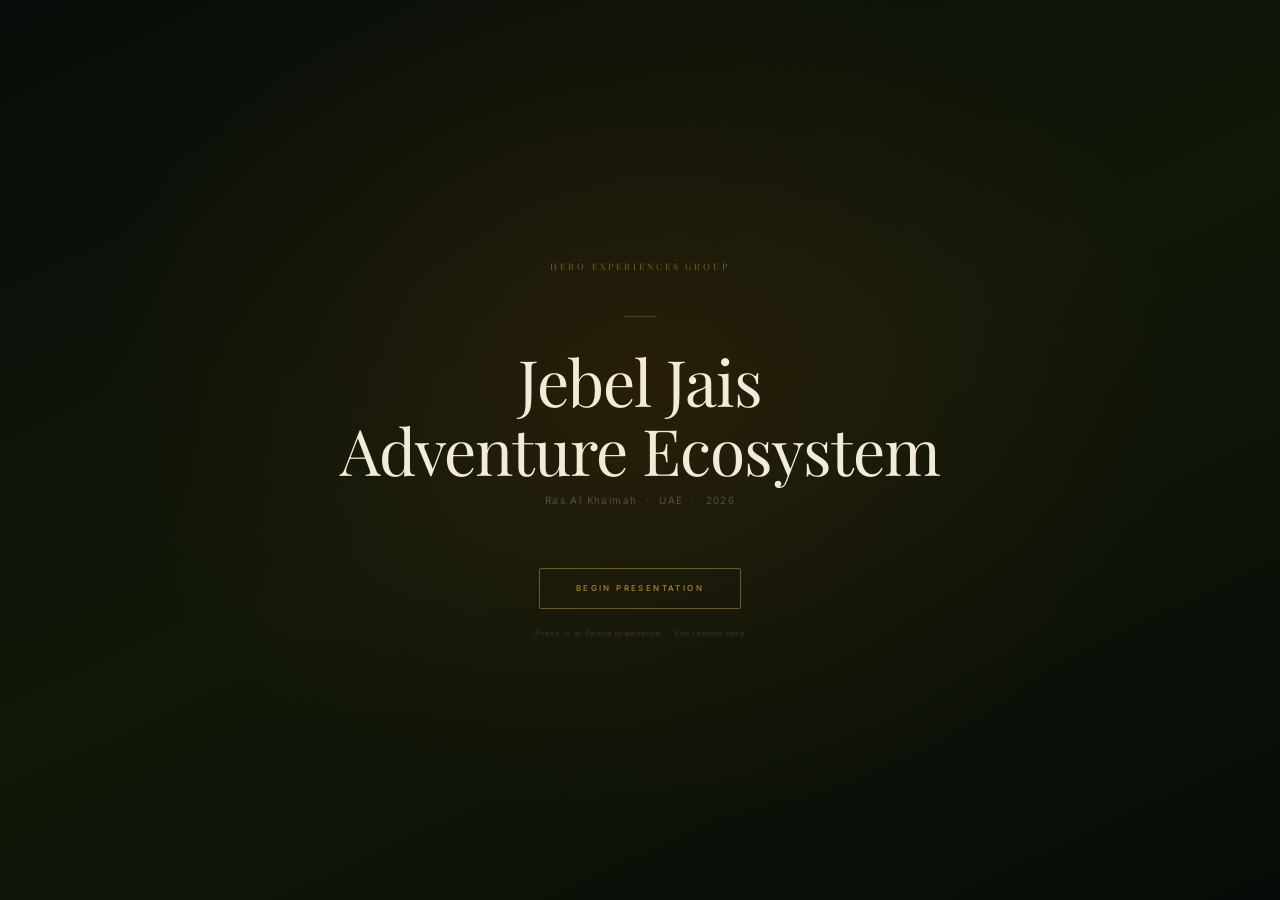
<file: index.legacy.html>
<!DOCTYPE html>
<html lang="en">
<head>
<meta charset="UTF-8">
<meta name="viewport" content="width=1920">
<title>Jebel Jais — Hero Experiences Group</title>
<link rel="preconnect" href="https://fonts.googleapis.com">
<link href="https://fonts.googleapis.com/css2?family=Playfair+Display:ital,wght@0,400;0,600;1,400&family=Inter:wght@300;400;500&display=swap" rel="stylesheet">
<style>
*,*::before,*::after{box-sizing:border-box;margin:0;padding:0}
:root{--bone:#F2EBD9;--gold:#C49540;--gold-hi:#E8C274}
html,body{width:100%;height:100%;overflow:hidden;background:#080D09}

/* ── SPLASH ── */
#splash{
  position:fixed;inset:0;z-index:1000;
  display:flex;flex-direction:column;align-items:center;justify-content:center;
  background:radial-gradient(ellipse at 50% 42%,rgba(70,40,10,.42) 0%,transparent 60%),
             linear-gradient(155deg,#080D09 0%,#111809 50%,#080C08 100%);
  transition:opacity .6s ease;
}
#splash.out{opacity:0;pointer-events:none}

.sp-logo{font:400 clamp(9px,.65vw,12px)/1 'Playfair Display',serif;letter-spacing:.32em;text-transform:uppercase;color:rgba(196,149,64,.55);margin-bottom:clamp(32px,5vh,60px)}
.sp-divider{width:32px;height:1px;background:rgba(196,149,64,.28);margin:0 auto clamp(22px,3.2vh,42px)}
.sp-title{font:400 clamp(36px,5vw,80px)/1.08 'Playfair Display',serif;color:var(--bone);text-align:center;letter-spacing:-.015em;margin-bottom:clamp(8px,1.2vh,14px)}
.sp-sub{font:300 clamp(10px,.72vw,13px)/1 'Inter',sans-serif;color:rgba(242,235,217,.32);letter-spacing:.14em;text-align:center;margin-bottom:clamp(44px,7vh,80px)}
.sp-btn{
  background:none;border:1px solid rgba(196,149,64,.5);border-radius:2px;
  color:rgba(196,149,64,.88);cursor:pointer;
  font:500 clamp(8px,.58vw,11px)/1 'Inter',sans-serif;letter-spacing:.3em;text-transform:uppercase;
  padding:clamp(12px,1.7vh,20px) clamp(28px,2.8vw,48px);transition:all .22s;
}
.sp-btn:hover{background:rgba(196,149,64,.1);border-color:rgba(196,149,64,.85);color:var(--gold-hi)}
.sp-hint{font:300 clamp(7.5px,.54vw,10px)/1 'Inter',sans-serif;color:rgba(242,235,217,.2);letter-spacing:.12em;margin-top:clamp(16px,2.4vh,28px)}

/* ── EXIT FULLSCREEN (bottom-left, deck only) ── */
#exit-fs-btn{
  position:fixed;bottom:14px;left:22px;z-index:901;
  display:none;background:none;border:none;
  color:rgba(196,149,64,.28);cursor:pointer;
  font:400 clamp(7px,.5vw,9px)/1 'Inter',sans-serif;letter-spacing:.22em;text-transform:uppercase;
  padding:6px 0;transition:color .2s;
}
#exit-fs-btn:hover{color:rgba(196,149,64,.72)}

/* ── DECK ── */
#deck{position:fixed;inset:0;display:none}
#deck.active{display:block}

/* ── SLIDES ── */
#slides-wrap{position:relative;width:100%;height:100%}
.deck-slide{
  position:absolute;inset:0;
  opacity:0;pointer-events:none;
  transition:opacity .55s ease;
}
.deck-slide.active{opacity:1;pointer-events:all}
.deck-slide iframe{width:100%;height:100%;border:none;display:block}

/* ── SHARED BG ── */
.s-bg{
  position:absolute;inset:0;
  background:radial-gradient(ellipse at 65% 28%,rgba(58,34,8,.52) 0%,transparent 55%),
             linear-gradient(155deg,#080D09 0%,#101609 48%,#080C09 100%);
}
.s-vig{
  position:absolute;inset:0;
  background:radial-gradient(ellipse at 50% 50%,transparent 44%,rgba(0,0,0,.44) 100%);
  pointer-events:none;
}

/* ── LAYOUT ── */
.s-two-col{
  position:relative;z-index:2;
  display:grid;grid-template-columns:26% 1fr;height:100%;
}
.s-left{
  border-right:1px solid rgba(196,149,64,.1);
  display:flex;flex-direction:column;justify-content:flex-end;
  padding:0 6% 9vh 7%;
}
.s-right{display:flex;flex-direction:column;justify-content:center;padding:8vh 7% 8vh 5%}
.s-center{
  position:relative;z-index:2;
  display:flex;flex-direction:column;align-items:center;justify-content:center;
  text-align:center;padding:10vh 12vw;
}
.s-full{
  position:relative;z-index:2;
  display:flex;flex-direction:column;justify-content:center;
  padding:10vh 10vw;max-width:960px;
}

/* ── TYPE ── */
.s-eyebrow{font:500 clamp(7px,.52vw,10px)/1 'Inter',sans-serif;letter-spacing:.36em;text-transform:uppercase;color:rgba(196,149,64,.58);margin-bottom:clamp(12px,1.8vh,22px)}
.s-rule{width:22px;height:1px;background:rgba(196,149,64,.3);margin-bottom:clamp(14px,2vh,26px)}
.s-rule-c{width:22px;height:1px;background:rgba(196,149,64,.3);margin:0 auto clamp(14px,2vh,26px)}
.s-headline{font:400 clamp(22px,2.8vw,48px)/1.12 'Playfair Display',serif;color:var(--bone);letter-spacing:-.01em;margin-bottom:clamp(14px,2vh,28px)}
.s-headline em{font-style:italic;color:rgba(242,235,217,.68)}
.s-headline-xl{font:400 clamp(38px,5.5vw,88px)/1.05 'Playfair Display',serif;color:var(--bone);letter-spacing:-.02em;margin-bottom:clamp(10px,1.4vh,18px)}
.s-body{font:300 clamp(9px,.72vw,13px)/1.75 'Inter',sans-serif;color:rgba(242,235,217,.48);max-width:360px}
.s-body-wide{font:300 clamp(9px,.72vw,13px)/1.75 'Inter',sans-serif;color:rgba(242,235,217,.48);max-width:660px}
.s-caption{font:italic 400 clamp(9px,.66vw,12px)/1 'Playfair Display',serif;color:rgba(196,149,64,.48);letter-spacing:.04em;margin-top:clamp(16px,2.4vh,32px)}
.s-tag{display:inline-block;font:500 clamp(7px,.52vw,9px)/1 'Inter',sans-serif;letter-spacing:.22em;text-transform:uppercase;color:rgba(196,149,64,.68);border:1px solid rgba(196,149,64,.25);padding:5px 10px;border-radius:2px;margin-bottom:clamp(14px,2vh,26px)}
.s-divider{width:100%;height:1px;background:rgba(196,149,64,.12);margin:clamp(16px,2.4vh,32px) 0}
.s-quote{font:italic 400 clamp(18px,2.2vw,36px)/1.32 'Playfair Display',serif;color:rgba(242,235,217,.82);max-width:680px;padding-left:clamp(18px,1.8vw,30px);border-left:2px solid rgba(196,149,64,.38);margin:clamp(16px,2.4vh,32px) 0}
.s-quote-c{font:italic 400 clamp(18px,2.2vw,36px)/1.32 'Playfair Display',serif;color:rgba(242,235,217,.82);max-width:660px;border-top:1px solid rgba(196,149,64,.22);border-bottom:1px solid rgba(196,149,64,.22);padding:clamp(16px,2.4vh,32px) 0;margin:clamp(16px,2.4vh,32px) auto}

/* ── STATS ── */
.s-stats{display:flex;gap:clamp(24px,3.5vw,56px);margin-top:clamp(20px,3vh,42px);flex-wrap:wrap}
.s-stat{display:flex;flex-direction:column;gap:6px}
.s-stat-num{font:400 clamp(26px,3.2vw,52px)/1 'Playfair Display',serif;color:var(--gold)}
.s-stat-lbl{font:300 clamp(7.5px,.56vw,10px)/1.4 'Inter',sans-serif;color:rgba(242,235,217,.38);text-transform:uppercase;letter-spacing:.18em;max-width:130px}

/* ── LIST ── */
.s-list{display:flex;flex-direction:column;gap:clamp(14px,2vh,24px);margin-top:clamp(18px,2.8vh,38px)}
.s-li{display:flex;align-items:flex-start;gap:14px}
.s-dot{width:5px;height:5px;border-radius:50%;background:var(--gold);opacity:.7;flex-shrink:0;margin-top:7px}
.s-lt{font:300 clamp(8.5px,.68vw,12px)/1.68 'Inter',sans-serif;color:rgba(242,235,217,.5)}
.s-lt strong{font-weight:500;color:rgba(242,235,217,.82);display:block;margin-bottom:2px;font-family:'Playfair Display',serif;font-size:1.12em}

/* ── GRID CARDS ── */
.s-grid{display:grid;gap:clamp(10px,1.2vw,18px);margin-top:clamp(16px,2.4vh,32px)}
.s-grid-2{grid-template-columns:1fr 1fr}
.s-card{border:1px solid rgba(196,149,64,.16);border-radius:3px;padding:clamp(14px,1.8vh,22px) clamp(14px,1.2vw,20px);background:rgba(10,8,4,.48);backdrop-filter:blur(6px)}
.s-card-num{font:400 clamp(18px,2vw,30px)/1 'Playfair Display',serif;color:var(--gold);margin-bottom:8px}
.s-card-title{font:400 clamp(12px,1vw,16px)/1.25 'Playfair Display',serif;color:var(--bone);margin-bottom:6px}
.s-card-body{font:300 clamp(8px,.62vw,11px)/1.65 'Inter',sans-serif;color:rgba(242,235,217,.42)}

/* ── FOOTER ── */
.s-footer{position:absolute;bottom:3.5vh;left:7%;right:5%;display:flex;justify-content:space-between;z-index:5}
.s-footer span{font:400 clamp(6.5px,.48vw,9px)/1 'Inter',sans-serif;letter-spacing:.24em;text-transform:uppercase;color:rgba(196,149,64,.26)}

/* ── GLOW OVERLAY (closing slide) ── */
.s-glow{position:absolute;inset:0;background:radial-gradient(ellipse at 50% 50%,rgba(196,149,64,.07) 0%,transparent 62%);pointer-events:none}

/* ── NAV DOTS ── */
#nav-ui{
  position:fixed;bottom:0;left:0;right:0;z-index:900;
  display:flex;align-items:center;justify-content:center;gap:7px;
  padding:16px 0;pointer-events:none;
}
.nav-dot{width:5px;height:5px;border-radius:50%;background:rgba(196,149,64,.2);transition:all .3s;flex-shrink:0}
.nav-dot.cur{background:rgba(196,149,64,.88);transform:scale(1.5)}
.nav-dot.done{background:rgba(196,149,64,.42)}

/* ── SLIDE COUNTER ── */
#slide-ctr{
  position:fixed;bottom:20px;right:26px;z-index:900;
  font:400 clamp(7px,.52vw,9px)/1 'Inter',sans-serif;
  letter-spacing:.24em;color:rgba(196,149,64,.3);
}
</style>
</head>
<body>

<!-- SPLASH -->
<div id="splash">
  <p class="sp-logo">Hero Experiences Group</p>
  <div class="sp-divider"></div>
  <h1 class="sp-title">Jebel Jais<br>Adventure Ecosystem</h1>
  <p class="sp-sub">Ras Al Khaimah &nbsp;·&nbsp; UAE &nbsp;·&nbsp; 2026</p>
  <button class="sp-btn" id="beginBtn">Begin Presentation</button>
  <p class="sp-hint">Press &rarr; or Space to advance &nbsp;&middot;&nbsp; Esc returns here</p>
</div>

<!-- DECK -->
<div id="deck">
  <div id="nav-ui"></div>
  <div id="slide-ctr">1 / 16</div>
  <button id="exit-fs-btn">&#x26F6; Exit fullscreen</button>

  <div id="slides-wrap">

  <!-- ══ SLIDE 1 — COVER ══ -->
  <section class="deck-slide" id="s1">
    <div class="s-bg" style="background:radial-gradient(ellipse at 52% 38%,rgba(72,42,10,.58) 0%,transparent 56%),linear-gradient(155deg,#060B07 0%,#0F1508 48%,#060A07 100%)"></div>
    <div class="s-vig"></div>
    <div class="s-center">
      <p class="s-eyebrow">Confidential &nbsp;&middot;&nbsp; For H.H. Sheikh Ahmad</p>
      <div class="s-rule-c"></div>
      <h1 class="s-headline-xl">Jebel Jais<br><em>Adventure Ecosystem</em></h1>
      <p class="s-body" style="text-align:center;max-width:400px;margin:0 auto">A vision to transform Ras Al Khaimah's mountain into the anchor of a world-class connected adventure destination.</p>
      <p class="s-caption" style="text-align:center">Hero Experiences Group &nbsp;·&nbsp; 2026</p>
    </div>
    <div class="s-footer"><span>Hero Experiences Group &nbsp;·&nbsp; Confidential</span><span>Ras Al Khaimah &nbsp;·&nbsp; UAE &nbsp;·&nbsp; 2026</span></div>
  </section>

  <!-- ══ SLIDE 2 — CONTEXT ══ -->
  <section class="deck-slide" id="s2">
    <div class="s-bg"></div><div class="s-vig"></div>
    <div class="s-two-col">
      <div class="s-left">
        <p class="s-eyebrow">02 &thinsp;&middot;&thinsp; Context</p>
        <div class="s-rule"></div>
        <h1 class="s-headline">The<br>Moment</h1>
        <p class="s-body">Ras Al Khaimah stands at an inflection point. The infrastructure is in place, the reputation is building, and the world is looking for alternatives to the familiar Gulf experience.</p>
      </div>
      <div class="s-right">
        <p class="s-tag">The Opportunity</p>
        <h2 class="s-headline" style="font-size:clamp(16px,1.8vw,30px)">RAK is already home to the world's longest zipline. The question is what comes next.</h2>
        <div class="s-divider"></div>
        <div class="s-list">
          <div class="s-li"><div class="s-dot"></div><div class="s-lt"><strong>Adventure tourism is the fastest-growing segment globally</strong>Growing at 17% year-on-year, outpacing every other tourism category.</div></div>
          <div class="s-li"><div class="s-dot"></div><div class="s-lt"><strong>RAK has the landscapes — and the land</strong>Mountain, wadi, desert, and coast within a single emirate. No competitor in the region can match this diversity.</div></div>
          <div class="s-li"><div class="s-dot"></div><div class="s-lt"><strong>The operating partnership does not exist yet</strong>This is a first-mover opportunity of the highest order.</div></div>
        </div>
      </div>
    </div>
    <div class="s-footer"><span>Hero Experiences Group &nbsp;·&nbsp; Confidential</span><span>Ras Al Khaimah &nbsp;·&nbsp; UAE &nbsp;·&nbsp; 2026</span></div>
  </section>

  <!-- ══ SLIDE 3 — THE MOUNTAIN ══ -->
  <section class="deck-slide" id="s3">
    <div class="s-bg" style="background:radial-gradient(ellipse at 78% 28%,rgba(42,24,8,.62) 0%,transparent 52%),linear-gradient(155deg,#060B07 0%,#0F1508 48%,#060A07 100%)"></div>
    <div class="s-vig"></div>
    <div class="s-two-col">
      <div class="s-left">
        <p class="s-eyebrow">03 &thinsp;&middot;&thinsp; The Mountain</p>
        <div class="s-rule"></div>
        <h1 class="s-headline">What Jebel<br>Jais Is</h1>
        <p class="s-body">At 1,934 metres, Jebel Jais is the UAE's highest peak — and already the most visited mountain destination in the region.</p>
      </div>
      <div class="s-right">
        <div class="s-stats">
          <div class="s-stat"><span class="s-stat-num">1,934m</span><span class="s-stat-lbl">Highest peak in the UAE</span></div>
          <div class="s-stat"><span class="s-stat-num">1.2M</span><span class="s-stat-lbl">Annual visitors &amp; growing</span></div>
          <div class="s-stat"><span class="s-stat-num">2.83km</span><span class="s-stat-lbl">World's longest zipline</span></div>
        </div>
        <div class="s-divider"></div>
        <div class="s-list">
          <div class="s-li"><div class="s-dot"></div><div class="s-lt"><strong>A proven international draw</strong>Visitors from 90+ countries make the journey specifically to Jebel Jais — not to RAK as a secondary stop.</div></div>
          <div class="s-li"><div class="s-dot"></div><div class="s-lt"><strong>Under-served relative to its potential</strong>World-record attraction, world-class landscape — but no coherent mountain destination experience around them.</div></div>
        </div>
      </div>
    </div>
    <div class="s-footer"><span>Hero Experiences Group &nbsp;·&nbsp; Confidential</span><span>Ras Al Khaimah &nbsp;·&nbsp; UAE &nbsp;·&nbsp; 2026</span></div>
  </section>

  <!-- ══ SLIDE 4 — THE VISION ══ -->
  <section class="deck-slide" id="s4">
    <div class="s-bg"></div><div class="s-vig"></div>
    <div class="s-full">
      <p class="s-eyebrow">04 &thinsp;&middot;&thinsp; The Vision</p>
      <div class="s-rule"></div>
      <div class="s-quote">"One Emirate. Four Landscapes. Endless Adventure."</div>
      <p class="s-body-wide">The ambition is not to add another attraction to Jebel Jais. It is to transform the mountain into a complete destination — and to connect it to a network of experiences spanning the entire emirate, from summit to shore.</p>
    </div>
    <div class="s-footer"><span>Hero Experiences Group &nbsp;·&nbsp; Confidential</span><span>Ras Al Khaimah &nbsp;·&nbsp; UAE &nbsp;·&nbsp; 2026</span></div>
  </section>

  <!-- ══ SLIDE 5 — WHO WE ARE ══ -->
  <section class="deck-slide" id="s5">
    <div class="s-bg"></div><div class="s-vig"></div>
    <div class="s-two-col">
      <div class="s-left">
        <p class="s-eyebrow">05 &thinsp;&middot;&thinsp; The Partner</p>
        <div class="s-rule"></div>
        <h1 class="s-headline">Hero<br>Experiences<br>Group</h1>
        <p class="s-body">The region's leading developer and operator of premium outdoor adventure experiences.</p>
      </div>
      <div class="s-right">
        <p class="s-tag">Who We Are</p>
        <div class="s-list">
          <div class="s-li"><div class="s-dot"></div><div class="s-lt"><strong>Founded to build what does not yet exist</strong>We identify landscapes with exceptional potential and build world-class experiences around them.</div></div>
          <div class="s-li"><div class="s-dot"></div><div class="s-lt"><strong>Operators first, developers second</strong>We do not hand projects over. We stay. Our team runs what we build.</div></div>
          <div class="s-li"><div class="s-dot"></div><div class="s-lt"><strong>Safety as non-negotiable infrastructure</strong>Every Hero attraction is built to international safety standards, third-party certified, with in-house rescue capability.</div></div>
          <div class="s-li"><div class="s-dot"></div><div class="s-lt"><strong>Commercial discipline</strong>We build attractions that pay for themselves and generate meaningful long-term revenue for our partners.</div></div>
        </div>
      </div>
    </div>
    <div class="s-footer"><span>Hero Experiences Group &nbsp;·&nbsp; Confidential</span><span>Ras Al Khaimah &nbsp;·&nbsp; UAE &nbsp;·&nbsp; 2026</span></div>
  </section>

  <!-- ══ SLIDE 6 — PORTFOLIO ══ -->
  <section class="deck-slide" id="s6">
    <div class="s-bg"></div><div class="s-vig"></div>
    <div class="s-two-col">
      <div class="s-left">
        <p class="s-eyebrow">06 &thinsp;&middot;&thinsp; Track Record</p>
        <div class="s-rule"></div>
        <h1 class="s-headline">What We've<br>Built</h1>
        <p class="s-body">A portfolio of world-record and award-winning experiences, each designed for the specific character of its landscape.</p>
      </div>
      <div class="s-right">
        <div class="s-grid s-grid-2">
          <div class="s-card"><p class="s-card-num">2.83km</p><p class="s-card-title">Jebel Jais Flight</p><p class="s-card-body">World's longest zipline. Guinness World Record. 130+ km/h across the mountain ridge.</p></div>
          <div class="s-card"><p class="s-card-num">1.7km</p><p class="s-card-title">Jebel Jais Via Ferrata</p><p class="s-card-body">The region's most technically demanding via ferrata route, grades 1–5.</p></div>
          <div class="s-card"><p class="s-card-num">5&#9733;</p><p class="s-card-title">Toroverde UAE</p><p class="s-card-body">Highest-rated adventure attraction in Ras Al Khaimah. 4.9 on Google across 10,000+ reviews.</p></div>
          <div class="s-card"><p class="s-card-num">90+</p><p class="s-card-title">Countries Represented</p><p class="s-card-body">International visitors making purpose-built journeys to our attractions every month.</p></div>
        </div>
      </div>
    </div>
    <div class="s-footer"><span>Hero Experiences Group &nbsp;·&nbsp; Confidential</span><span>Ras Al Khaimah &nbsp;·&nbsp; UAE &nbsp;·&nbsp; 2026</span></div>
  </section>

  <!-- ══ SLIDE 7 — THE NUMBERS ══ -->
  <section class="deck-slide" id="s7">
    <div class="s-bg"></div><div class="s-vig"></div>
    <div class="s-full">
      <p class="s-eyebrow">07 &thinsp;&middot;&thinsp; Performance</p>
      <div class="s-rule"></div>
      <h1 class="s-headline">The Numbers</h1>
      <div class="s-stats">
        <div class="s-stat"><span class="s-stat-num">1.2M+</span><span class="s-stat-lbl">Annual visitors across our attractions</span></div>
        <div class="s-stat"><span class="s-stat-num">99.98%</span><span class="s-stat-lbl">Safety record across all operations</span></div>
        <div class="s-stat"><span class="s-stat-num">8+</span><span class="s-stat-lbl">Years of continuous operation</span></div>
        <div class="s-stat"><span class="s-stat-num">4.9&#9733;</span><span class="s-stat-lbl">Average guest satisfaction score</span></div>
      </div>
      <div class="s-divider"></div>
      <p class="s-body-wide">These are not projections. They are the operating numbers from attractions we have already built, staffed, and run — in this region, in this climate, with this audience.</p>
    </div>
    <div class="s-footer"><span>Hero Experiences Group &nbsp;·&nbsp; Confidential</span><span>Ras Al Khaimah &nbsp;·&nbsp; UAE &nbsp;·&nbsp; 2026</span></div>
  </section>

  <!-- ══ SLIDE 8 — OPERATIONS ══ -->
  <section class="deck-slide" id="s8">
    <div class="s-bg"></div><div class="s-vig"></div>
    <div class="s-two-col">
      <div class="s-left">
        <p class="s-eyebrow">08 &thinsp;&middot;&thinsp; Operations</p>
        <div class="s-rule"></div>
        <h1 class="s-headline">How We<br>Run Things</h1>
        <p class="s-body">Operational excellence is not an aspiration. It is the infrastructure that makes everything else possible.</p>
      </div>
      <div class="s-right">
        <div class="s-list">
          <div class="s-li"><div class="s-dot"></div><div class="s-lt"><strong>In-house rescue &amp; safety teams</strong>Fully trained, permanently stationed — not contracted out. Every site has a rescue-ready team on every operating day.</div></div>
          <div class="s-li"><div class="s-dot"></div><div class="s-lt"><strong>International certification</strong>All attractions certified to European adventure park standards (EN 15567). Annual independent safety audits.</div></div>
          <div class="s-li"><div class="s-dot"></div><div class="s-lt"><strong>Technology-driven throughput</strong>Our proprietary booking and guest-management platform sustains 400+ guests per day without quality degradation.</div></div>
          <div class="s-li"><div class="s-dot"></div><div class="s-lt"><strong>UAE-national workforce development</strong>We do not import teams. We train and retain. Our on-site teams are drawn from the local community.</div></div>
        </div>
      </div>
    </div>
    <div class="s-footer"><span>Hero Experiences Group &nbsp;·&nbsp; Confidential</span><span>Ras Al Khaimah &nbsp;·&nbsp; UAE &nbsp;·&nbsp; 2026</span></div>
  </section>

  <!-- ══ SLIDE 9 — THE PROPOSAL ══ -->
  <section class="deck-slide" id="s9">
    <div class="s-bg" style="background:radial-gradient(ellipse at 38% 62%,rgba(50,30,8,.55) 0%,transparent 58%),linear-gradient(155deg,#060A07 0%,#0E1408 48%,#060A07 100%)"></div>
    <div class="s-vig"></div>
    <div class="s-full">
      <p class="s-eyebrow">09 &thinsp;&middot;&thinsp; The Proposal</p>
      <div class="s-rule"></div>
      <h1 class="s-headline">The Next<br>Chapter</h1>
      <div class="s-divider"></div>
      <div class="s-list">
        <div class="s-li"><div class="s-dot"></div><div class="s-lt"><strong>Transform Jebel Jais into a complete mountain destination</strong>Not an attraction with supporting infrastructure — a destination with a character, a rhythm, and a reason to stay for multiple days.</div></div>
        <div class="s-li"><div class="s-dot"></div><div class="s-lt"><strong>Build the connected ecosystem</strong>Link the mountain to the emirate. Make Ras Al Khaimah the world's most diverse short-break adventure destination.</div></div>
        <div class="s-li"><div class="s-dot"></div><div class="s-lt"><strong>Establish Hero as the long-term operating partner</strong>Not a contractor. A co-investor in the destination's future — aligned on outcomes, not deliverables.</div></div>
      </div>
    </div>
    <div class="s-footer"><span>Hero Experiences Group &nbsp;·&nbsp; Confidential</span><span>Ras Al Khaimah &nbsp;·&nbsp; UAE &nbsp;·&nbsp; 2026</span></div>
  </section>

  <!-- ══ SLIDE 10 — THE ADVENTURE ECOSYSTEM (iframe) ══ -->
  <section class="deck-slide" id="s10">
    <iframe src="sample-slide-10.html" id="frame10" title="The Adventure Ecosystem — Interactive Map"></iframe>
  </section>

  <!-- ══ SLIDE 11 — PHASE 1 ══ -->
  <section class="deck-slide" id="s11">
    <div class="s-bg"></div><div class="s-vig"></div>
    <div class="s-two-col">
      <div class="s-left">
        <p class="s-eyebrow">11 &thinsp;&middot;&thinsp; Phase 1 &nbsp;·&nbsp; Years 1–3</p>
        <div class="s-rule"></div>
        <h1 class="s-headline">Mountain<br>Destination</h1>
        <p class="s-body">Complete the Jebel Jais destination experience — the anchor from which the broader ecosystem grows.</p>
      </div>
      <div class="s-right">
        <div class="s-grid s-grid-2">
          <div class="s-card"><p class="s-card-title">Mountain Heritage Camp</p><p class="s-card-body">Overnight experiences with traditional camp infrastructure, stargazing, and guided dawn walks.</p></div>
          <div class="s-card"><p class="s-card-title">Trail Network Expansion</p><p class="s-card-body">40km of new signed trails across 4 difficulty grades, with rest stations and interpretive signage.</p></div>
          <div class="s-card"><p class="s-card-title">Adventure Base Camp</p><p class="s-card-body">Centralised operations hub: guide base, equipment storage, training facility, visitor orientation.</p></div>
          <div class="s-card"><p class="s-card-title">Education &amp; Schools</p><p class="s-card-body">Structured outdoor education programmes serving UAE schools — sustainability, heritage, outdoor competence.</p></div>
        </div>
      </div>
    </div>
    <div class="s-footer"><span>Hero Experiences Group &nbsp;·&nbsp; Confidential</span><span>Ras Al Khaimah &nbsp;·&nbsp; UAE &nbsp;·&nbsp; 2026</span></div>
  </section>

  <!-- ══ SLIDE 12 — PHASE 2 ══ -->
  <section class="deck-slide" id="s12">
    <div class="s-bg"></div><div class="s-vig"></div>
    <div class="s-two-col">
      <div class="s-left">
        <p class="s-eyebrow">12 &thinsp;&middot;&thinsp; Phase 2 &nbsp;·&nbsp; Years 3–7</p>
        <div class="s-rule"></div>
        <h1 class="s-headline">Ecosystem<br>Expansion</h1>
        <p class="s-body">Activate the four landscapes. Connect the network. Build the tourism identity of Ras Al Khaimah.</p>
      </div>
      <div class="s-right">
        <div class="s-list">
          <div class="s-li"><div class="s-dot" style="background:#4A9EC4"></div><div class="s-lt"><strong>Coastal Experiences &nbsp;·&nbsp; Al Marjan &amp; Beyond</strong>Marine adventure, island exploration, water sports, coastal events. A Blue Flag destination on the international marine tourism calendar.</div></div>
          <div class="s-li"><div class="s-dot" style="background:#B8903E"></div><div class="s-lt"><strong>Desert Experiences &nbsp;·&nbsp; Heritage &amp; Exploration</strong>Cultural immersion, conservation tourism, guided expeditions, and dark-sky stargazing camps in the ancient landscape.</div></div>
          <div class="s-li"><div class="s-dot" style="background:#9A7038"></div><div class="s-lt"><strong>Defender Experience &nbsp;·&nbsp; Off-Road Adventure</strong>Middle East's premier Defender experience centre — courses, corporate programmes, vehicle launch hospitality.</div></div>
          <div class="s-li"><div class="s-dot" style="background:#529052"></div><div class="s-lt"><strong>Wadi Showka &nbsp;·&nbsp; Nature &amp; Recreation</strong>A wadi sanctuary connecting mountain, desert, and the urban catchment of Dubai.</div></div>
        </div>
      </div>
    </div>
    <div class="s-footer"><span>Hero Experiences Group &nbsp;·&nbsp; Confidential</span><span>Ras Al Khaimah &nbsp;·&nbsp; UAE &nbsp;·&nbsp; 2026</span></div>
  </section>

  <!-- ══ SLIDE 13 — PARTNERSHIP MODEL ══ -->
  <section class="deck-slide" id="s13">
    <div class="s-bg"></div><div class="s-vig"></div>
    <div class="s-two-col">
      <div class="s-left">
        <p class="s-eyebrow">13 &thinsp;&middot;&thinsp; The Structure</p>
        <div class="s-rule"></div>
        <h1 class="s-headline">The<br>Partnership<br>Model</h1>
        <p class="s-body">A long-term operating and development agreement — not a project contract. A relationship built on aligned incentives.</p>
      </div>
      <div class="s-right">
        <div class="s-list">
          <div class="s-li"><div class="s-dot"></div><div class="s-lt"><strong>Long-term concession (15–25 years)</strong>The only structure that justifies the investment in infrastructure, talent, and brand-building required to create a world-class destination.</div></div>
          <div class="s-li"><div class="s-dot"></div><div class="s-lt"><strong>Revenue-sharing from day one</strong>Government receives a percentage of gross revenue, escalating with phase completion. Aligned performance, not minimum-revenue promises.</div></div>
          <div class="s-li"><div class="s-dot"></div><div class="s-lt"><strong>Hero co-invests in infrastructure</strong>We put our own capital in. Our returns depend on the destination succeeding — this is not fee-for-service.</div></div>
          <div class="s-li"><div class="s-dot"></div><div class="s-lt"><strong>Joint steering committee</strong>Quarterly review, annual strategic alignment, open books. No surprises on either side.</div></div>
        </div>
      </div>
    </div>
    <div class="s-footer"><span>Hero Experiences Group &nbsp;·&nbsp; Confidential</span><span>Ras Al Khaimah &nbsp;·&nbsp; UAE &nbsp;·&nbsp; 2026</span></div>
  </section>

  <!-- ══ SLIDE 14 — BUSINESS CASE ══ -->
  <section class="deck-slide" id="s14">
    <div class="s-bg"></div><div class="s-vig"></div>
    <div class="s-full">
      <p class="s-eyebrow">14 &thinsp;&middot;&thinsp; The Business Case</p>
      <div class="s-rule"></div>
      <h1 class="s-headline">Investment<br>&amp; Returns</h1>
      <div class="s-stats">
        <div class="s-stat"><span class="s-stat-num">AED 85M</span><span class="s-stat-lbl">Phase 1 Hero capital contribution</span></div>
        <div class="s-stat"><span class="s-stat-num">3.2M</span><span class="s-stat-lbl">Projected annual visitors at full ecosystem maturity</span></div>
        <div class="s-stat"><span class="s-stat-num">AED 240M</span><span class="s-stat-lbl">Projected annual ecosystem revenue at Year 7</span></div>
      </div>
      <div class="s-divider"></div>
      <p class="s-body-wide">These projections are built from the bottom up — using our operating data, comparable international mountain destinations, and RAK's existing visitor trajectory. Full financial model available on request.</p>
    </div>
    <div class="s-footer"><span>Hero Experiences Group &nbsp;·&nbsp; Confidential</span><span>Ras Al Khaimah &nbsp;·&nbsp; UAE &nbsp;·&nbsp; 2026</span></div>
  </section>

  <!-- ══ SLIDE 15 — WHY HERO ══ -->
  <section class="deck-slide" id="s15">
    <div class="s-bg"></div><div class="s-vig"></div>
    <div class="s-two-col">
      <div class="s-left">
        <p class="s-eyebrow">15 &thinsp;&middot;&thinsp; The Case for Hero</p>
        <div class="s-rule"></div>
        <h1 class="s-headline">Why<br>Hero</h1>
        <p class="s-body">There are other operators in the region. There is no other partner with this specific combination of track record, vision, and commitment to Ras Al Khaimah.</p>
      </div>
      <div class="s-right">
        <div class="s-list">
          <div class="s-li"><div class="s-dot"></div><div class="s-lt"><strong>We already operate at Jebel Jais</strong>We are not proposing to learn on the job. We have been here, in this landscape, building and running world-record attractions for eight years.</div></div>
          <div class="s-li"><div class="s-dot"></div><div class="s-lt"><strong>We think in destinations, not attractions</strong>The ecosystem vision is not a pitch device. It is how we have always approached landscape development — the attraction exists to serve the destination.</div></div>
          <div class="s-li"><div class="s-dot"></div><div class="s-lt"><strong>We have the operator DNA</strong>We are not a consultancy or an events company. Operations is what we do — 365 days a year, in 45°C summers.</div></div>
          <div class="s-li"><div class="s-dot"></div><div class="s-lt"><strong>We are invested in RAK's future</strong>Our business only grows if this emirate grows. That alignment is not something you can contract for — it comes from being here.</div></div>
        </div>
      </div>
    </div>
    <div class="s-footer"><span>Hero Experiences Group &nbsp;·&nbsp; Confidential</span><span>Ras Al Khaimah &nbsp;·&nbsp; UAE &nbsp;·&nbsp; 2026</span></div>
  </section>

  <!-- ══ SLIDE 16 — THE INVITATION ══ -->
  <section class="deck-slide" id="s16">
    <div class="s-bg" style="background:radial-gradient(ellipse at 50% 52%,rgba(78,48,12,.46) 0%,transparent 60%),linear-gradient(155deg,#050908 0%,#0B1007 48%,#050908 100%)"></div>
    <div class="s-glow"></div>
    <div class="s-vig"></div>
    <div class="s-center">
      <p class="s-eyebrow">16 &thinsp;&middot;&thinsp; The Invitation</p>
      <div class="s-rule-c"></div>
      <div class="s-quote-c">Jebel Jais is already one of the great mountain landscapes of the Arab world. The question before us is whether it becomes one of the great mountain destinations of the world.</div>
      <p class="s-body" style="text-align:center;max-width:460px;margin:clamp(18px,2.8vh,38px) auto 0">We believe it can. We believe Ras Al Khaimah has the landscapes, the ambition, and the leadership to make it so. And we believe Hero is the partner to build it.</p>
      <p class="s-caption" style="text-align:center">Hero Experiences Group &nbsp;·&nbsp; Jebel Jais &nbsp;·&nbsp; Ras Al Khaimah</p>
    </div>
    <div class="s-footer"><span>Hero Experiences Group &nbsp;·&nbsp; Confidential</span><span>Ras Al Khaimah &nbsp;·&nbsp; UAE &nbsp;·&nbsp; 2026</span></div>
  </section>

  </div><!-- /slides-wrap -->
</div><!-- /deck -->

<script>
(function(){
  const TOTAL   = 16;
  const splash  = document.getElementById('splash');
  const deck    = document.getElementById('deck');
  const slides  = document.querySelectorAll('.deck-slide');
  const navUi     = document.getElementById('nav-ui');
  const ctr       = document.getElementById('slide-ctr');
  const exitFsBtn = document.getElementById('exit-fs-btn');
  const frame10   = document.getElementById('frame10');

  let cur      = 1;
  let inSplash = true;
  /* slide 10 internally has 6 steps (0-5). Track so we know boundary. */
  let s10step  = 0;
  const S10MAX = 5;

  /* ── Nav dots ── */
  for (let i = 1; i <= TOTAL; i++) {
    const d = document.createElement('div');
    d.className = 'nav-dot';
    d.id = 'dot' + i;
    navUi.appendChild(d);
  }

  /* ── Fullscreen ── */
  function enterFS() { document.documentElement.requestFullscreen().catch(()=>{}); }
  function exitFS()  { document.exitFullscreen().catch(()=>{}); }

  exitFsBtn.addEventListener('click', exitFS);
  document.addEventListener('fullscreenchange', () => {
    exitFsBtn.style.display = document.fullscreenElement ? 'block' : 'none';
  });

  /* ── Show slide ── */
  function show(n) {
    n = Math.max(1, Math.min(TOTAL, n));
    slides.forEach((s, i) => s.classList.toggle('active', i + 1 === n));
    for (let i = 1; i <= TOTAL; i++) {
      const d = document.getElementById('dot' + i);
      if (!d) continue;
      d.className = 'nav-dot' + (i === n ? ' cur' : i < n ? ' done' : '');
    }
    ctr.textContent = n + ' / ' + TOTAL;
    cur = n;
  }

  /* ── Forward ── */
  function fwd() {
    if (inSplash) return;
    if (cur === 10) {
      if (s10step < S10MAX) {
        /* delegate to iframe — it will signal back when step changes */
        frame10.contentWindow.postMessage({type:'key', key:'ArrowRight'}, '*');
        return;
      }
      /* exhausted all sub-steps → advance deck */
      s10step = 0;
      show(11);
      return;
    }
    if (cur < TOTAL) show(cur + 1);
  }

  /* ── Backward ── */
  function bwd() {
    if (inSplash) return;
    if (cur === 10) {
      if (s10step > 0) {
        frame10.contentWindow.postMessage({type:'key', key:'ArrowLeft'}, '*');
        return;
      }
      /* at step 0 → go back to slide 9 */
      show(9);
      return;
    }
    if (cur > 1) show(cur - 1);
  }

  /* ── Keydown (when parent/non-iframe has focus) ── */
  document.addEventListener('keydown', e => {
    switch (e.key) {
      case 'ArrowRight': case 'ArrowDown': case 'PageDown': case ' ': case 'Enter':
        e.preventDefault();
        if (inSplash) begin(); else fwd();
        break;
      case 'ArrowLeft': case 'ArrowUp': case 'PageUp': case 'Backspace':
        e.preventDefault();
        if (!inSplash) bwd();
        break;
      case 'Escape':
        if (!inSplash) returnSplash();
        break;
    }
  });

  /* ── Messages from slide 10 iframe ── */
  window.addEventListener('message', e => {
    if (!e.data || e.data.src !== 's10') return;
    if (e.data.type === 'stepChange') {
      s10step = e.data.step;
    }
    if (e.data.type === 'advanceDeck') {
      s10step = 0;
      show(11);
    }
    if (e.data.type === 'backDeck') {
      s10step = 0;
      show(9);
    }
    /* relay keys when iframe has focus and sends them up */
    if (e.data.type === 'parentKey') {
      const k = e.data.key;
      const forward  = ['ArrowRight','ArrowDown','PageDown',' ','Enter'];
      const backward = ['ArrowLeft','ArrowUp','PageUp','Backspace'];
      if (forward.includes(k))  fwd();
      else if (backward.includes(k)) bwd();
      else if (k === 'Escape') returnSplash();
    }
  });

  /* ── Begin / Return ── */
  function begin() {
    inSplash = false;
    splash.classList.add('out');
    setTimeout(() => { splash.style.display = 'none'; }, 620);
    deck.classList.add('active');
    show(1);
  }

  function returnSplash() {
    inSplash = true;
    if (document.fullscreenElement) exitFS();
    splash.style.display = '';
    setTimeout(() => splash.classList.remove('out'), 10);
    deck.classList.remove('active');
    /* reset slide 10 */
    s10step = 0;
    try { frame10.contentWindow.postMessage({type:'reset'}, '*'); } catch(_){}
  }

  document.getElementById('beginBtn').addEventListener('click', () => {
    enterFS();
    begin();
  });

})();
</script>
</body>
</html>
</file>
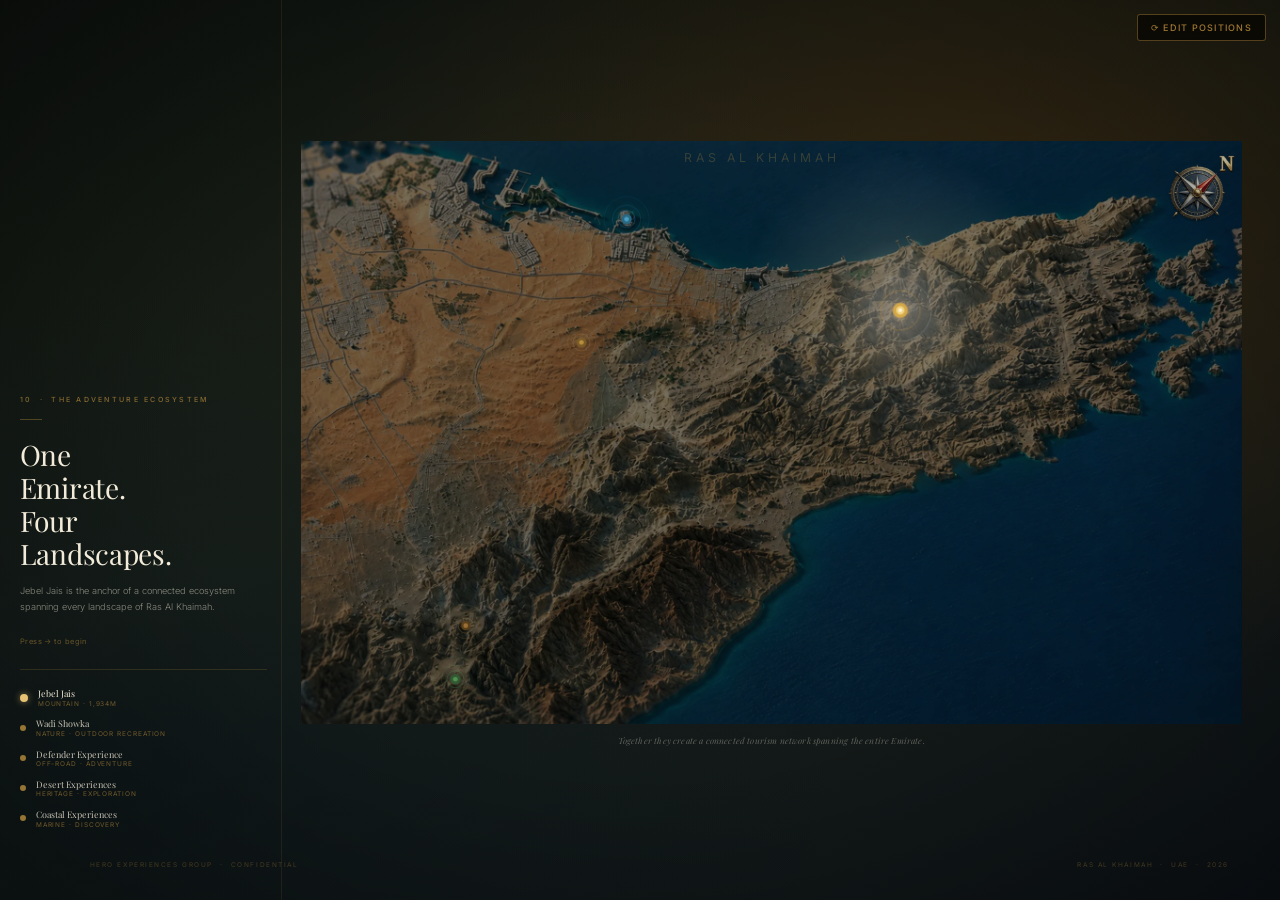
<file: sample-slide-10.html>
<!DOCTYPE html>
<html lang="en">
<head>
<meta charset="UTF-8">
<meta name="viewport" content="width=1920">
<title>Slide 10 — The Adventure Ecosystem · Interactive</title>
<link rel="preconnect" href="https://fonts.googleapis.com">
<link href="https://fonts.googleapis.com/css2?family=Playfair+Display:ital,wght@0,400;0,600;1,400&family=Inter:wght@300;400;500&display=swap" rel="stylesheet">
<style>
*, *::before, *::after { box-sizing: border-box; margin: 0; padding: 0; }
:root { --bone:#F2EBD9; --gold:#C49540; --gold-hi:#E8C274; }
html, body { width:100%; height:100%; overflow:hidden; background:#10150D; }

/* ── SLIDE SHELL ── */
.slide {
  position:relative; width:100vw; height:100vh;
  display:grid; grid-template-columns:22% 1fr; overflow:hidden;
}
.slide-bg {
  position:absolute; inset:0;
  background:
    radial-gradient(ellipse at 78% 26%, rgba(70,40,10,.55) 0%, transparent 50%),
    radial-gradient(ellipse at 10% 85%, rgba(6,18,28,.5)   0%, transparent 45%),
    linear-gradient(155deg,#0F1410 0%,#1B2118 45%,#0D1318 100%);
}
.slide-vignette {
  position:absolute; inset:0;
  background:radial-gradient(ellipse at 50% 50%, transparent 50%, rgba(0,0,0,.38) 100%);
  pointer-events:none;
}

/* ── LEFT PANEL ── */
.panel-left {
  position:relative; z-index:3;
  display:flex; flex-direction:column; justify-content:flex-end;
  padding:0 5% 8vh 7%;
  border-right:1px solid rgba(196,149,64,.1);
}
.slide-eyebrow { font:500 clamp(7px,.55vw,10px)/1 'Inter',sans-serif; letter-spacing:.32em; text-transform:uppercase; color:rgba(196,149,64,.65); margin-bottom:clamp(12px,1.8vh,22px); }
.rule { width:22px; height:1px; background:rgba(196,149,64,.35); margin-bottom:clamp(14px,2vh,26px); }
.panel-headline { font:400 clamp(18px,2.2vw,40px)/1.18 'Playfair Display',serif; letter-spacing:-.01em; color:var(--bone); margin-bottom:clamp(10px,1.4vh,18px); }
.panel-body { font:300 clamp(8.5px,.72vw,12.5px)/1.72 'Inter',sans-serif; color:rgba(242,235,217,.52); max-width:220px; margin-bottom:clamp(16px,2.4vh,34px); }
.hint { font:400 clamp(7.5px,.56vw,10.5px)/1.5 'Inter',sans-serif; letter-spacing:.06em; color:rgba(196,149,64,.48); margin-bottom:clamp(16px,2.4vh,32px); transition:opacity .6s; }
.hint.hidden { opacity:0; pointer-events:none; }
.legend { border-top:1px solid rgba(196,149,64,.18); padding-top:clamp(14px,2vh,26px); display:flex; flex-direction:column; gap:clamp(8px,1.2vh,14px); }
.legend-item { display:flex; align-items:center; gap:10px; }
.legend-dot { width:6px; height:6px; border-radius:50%; flex-shrink:0; background:var(--gold); opacity:.75; }
.legend-dot.anchor { width:8px; height:8px; background:var(--gold-hi); box-shadow:0 0 7px rgba(232,194,116,.55); opacity:1; }
.legend-name { font:400 clamp(9px,.68vw,12px)/1.2 'Playfair Display',serif; color:rgba(242,235,217,.82); display:block; }
.legend-sub  { font:400 clamp(6.5px,.48vw,8.5px)/1 'Inter',sans-serif; letter-spacing:.14em; text-transform:uppercase; color:rgba(196,149,64,.55); display:block; margin-top:2px; }
.legend-item.anchor .legend-name { color:var(--bone); }

/* ── MAP PANEL ── */
.panel-map { position:relative; z-index:3; display:flex; flex-direction:column; align-items:center; justify-content:center; padding:2.5vh 3vw 4vh 1.5vw; gap:1.5vh; }
.map-svg { width:100%; height:auto; max-height:86vh; }
.map-caption { font:italic 400 clamp(8.5px,.65vw,12px)/1 'Playfair Display',serif; color:rgba(242,235,217,.35); text-align:center; letter-spacing:.02em; transition:opacity .5s; }
.map-caption.dim { opacity:0; }

/* ── FOOTER ── */
.slide-footer { position:absolute; bottom:3.5vh; left:7%; right:4%; display:flex; justify-content:space-between; z-index:5; }
.footer-meta { font:400 clamp(6.5px,.48vw,9px)/1 'Inter',sans-serif; letter-spacing:.24em; text-transform:uppercase; color:rgba(196,149,64,.3); }

/* ── SVG STATE SYSTEM ── */
.main-line {
  fill:none; stroke-width:1.4; stroke-dasharray:6 9;
  transition:opacity .5s ease; opacity:0; pointer-events:none;
}
#mapSvg[data-state="main"]    .main-line { opacity:1; }
#mapSvg[data-state^="sub"]    .main-line { opacity:.25; }

.sub-line {
  fill:none; stroke:var(--gold); stroke-width:1.2; stroke-dasharray:4 7;
  transition:opacity .4s; opacity:0; pointer-events:none;
}
#mapSvg[data-state="sub-coastal"]  #subg-coastal  .sub-line { opacity:.72; }
#mapSvg[data-state="sub-desert"]   #subg-desert   .sub-line { opacity:.72; }
#mapSvg[data-state="sub-defender"] #subg-defender .sub-line { opacity:.72; }
#mapSvg[data-state="sub-wadi"]     #subg-wadi     .sub-line { opacity:.72; }

.sub-node { opacity:0; transition:opacity .4s; }
#mapSvg[data-state="sub-coastal"]  #snodes-coastal  .sub-node { opacity:1; }
#mapSvg[data-state="sub-desert"]   #snodes-desert   .sub-node { opacity:1; }
#mapSvg[data-state="sub-defender"] #snodes-defender .sub-node { opacity:1; }
#mapSvg[data-state="sub-wadi"]     #snodes-wadi     .sub-node { opacity:1; }

/* Cards revealed via JS-added .revealed class (timed after icons / sub-lines) */
.loc-card { opacity:0; pointer-events:none; transition:opacity .45s ease; overflow:visible; }
.loc-card.revealed { opacity:1; pointer-events:all; }
.act-card { opacity:0; pointer-events:none; transition:opacity .45s ease; overflow:visible; }
.act-card.revealed { opacity:1; pointer-events:all; }

.node { cursor:pointer; }
.node:hover .node-core { filter:brightness(1.3); }

@keyframes pulse-outer { 0%,100%{ r:50; opacity:.10; } 50%{ r:60; opacity:.04; } }
@keyframes pulse-mid   { 0%,100%{ r:33; opacity:.22; } 50%{ r:40; opacity:.11; } }
/* White ambient glow behind Jebel Jais — gentle breathing pulse */
@keyframes jj-glow-pulse { 0%,100%{ opacity:.55; transform:scale(.9); } 50%{ opacity:1; transform:scale(1.1); } }
.jj-glow { transform-box:fill-box; transform-origin:center; animation:jj-glow-pulse 3.2s ease-in-out infinite; }
#mapSvg[data-state="resting"] .jj-pulse-outer { animation:pulse-outer 2.4s ease-in-out infinite; }
#mapSvg[data-state="resting"] .jj-pulse-mid   { animation:pulse-mid   2.4s ease-in-out infinite .35s; }
#mapSvg:not([data-state="resting"]) .jj-pulse-outer,
#mapSvg:not([data-state="resting"]) .jj-pulse-mid { animation:none; }

.map-dim { fill:rgba(0,0,0,0); transition:fill .5s; pointer-events:none; }
#mapSvg[data-state^="sub"] .map-dim { fill:rgba(0,0,0,.16); }

/* ── CARD STYLES ──
   Level-1 loc cards: 165×220 svg units, image 110px
   Level-2 act cards: 140×186 svg units, image 96px
   Both use 3:4 portrait ratio — large image block on top
── */
.card-wrap {
  width:100%; height:100%;
  background:rgba(14,10,5,.92);
  border:1px solid rgba(196,149,64,.2);
  border-radius:3px; overflow:hidden;
  cursor:pointer; display:flex; flex-direction:column;
  backdrop-filter:blur(10px);
  box-shadow:0 6px 32px rgba(0,0,0,.6);
  font-family:'Inter',sans-serif;
}
.card-wrap:hover { border-color:rgba(196,149,64,.5); }
/* Image block — tall, fills ~50% of card */
.card-img {
  width:100%; flex-shrink:0;
  background:linear-gradient(160deg, var(--img-a,#1a2a1a) 0%, var(--img-b,#0a1a2a) 100%);
  position:relative; overflow:hidden;
}
/* Crosshatch texture on placeholder */
.card-img::before {
  content:''; position:absolute; inset:0;
  background:repeating-linear-gradient(
    45deg, rgba(255,255,255,.025) 0, rgba(255,255,255,.025) 1px,
    transparent 1px, transparent 9px
  );
}
.card-img::after {
  content:'IMAGE'; position:absolute; inset:0;
  display:flex; align-items:center; justify-content:center;
  font:500 7px/1 'Inter',sans-serif; letter-spacing:.25em; color:rgba(255,255,255,.12);
}
.card-body { padding:7px 10px 8px; flex:1; display:flex; flex-direction:column; gap:3px; }
.card-title { font:400 11.5px/1.25 'Playfair Display',serif; color:rgba(242,235,217,.92); }
.card-type  { font:500 7px/1 'Inter',sans-serif; letter-spacing:.15em; text-transform:uppercase; color:rgba(196,149,64,.68); }
.card-desc  { font:300 9px/1.55 'Inter',sans-serif; color:rgba(242,235,217,.48); margin-top:3px; flex:1; }

/* Act (sub) cards — same structure, slightly tighter */
.acard-wrap {
  width:100%; height:100%;
  background:rgba(12,8,4,.93);
  border:1px solid rgba(196,149,64,.17);
  border-radius:3px; overflow:hidden;
  display:flex; flex-direction:column;
  cursor:pointer;
  backdrop-filter:blur(10px);
  box-shadow:0 4px 22px rgba(0,0,0,.5);
}
.acard-wrap:hover { border-color:rgba(196,149,64,.44); }
.acard-img {
  width:100%; flex-shrink:0;
  background:linear-gradient(160deg, var(--img-a,#161e16) 0%, var(--img-b,#0c1620) 100%);
  position:relative; overflow:hidden;
}
.acard-img::before {
  content:''; position:absolute; inset:0;
  background:repeating-linear-gradient(
    -45deg, rgba(255,255,255,.02) 0, rgba(255,255,255,.02) 1px,
    transparent 1px, transparent 8px
  );
}
.acard-img::after {
  content:'IMAGE'; position:absolute; inset:0;
  display:flex; align-items:center; justify-content:center;
  font:500 6.5px/1 'Inter',sans-serif; letter-spacing:.25em; color:rgba(255,255,255,.1);
}
.acard-body { padding:6px 9px 7px; flex:1; display:flex; flex-direction:column; gap:2px; }
.acard-title { font:400 10px/1.25 'Playfair Display',serif; color:rgba(242,235,217,.9); }
.acard-sub   { font:300 7px/1 'Inter',sans-serif; letter-spacing:.11em; color:rgba(196,149,64,.58); text-transform:uppercase; }

/* ── EDIT MODE PANEL ── */
.edit-toggle-btn {
  position:fixed; top:14px; right:14px; z-index:9998;
  background:rgba(10,8,4,.88); border:1px solid rgba(196,149,64,.4); border-radius:3px;
  color:rgba(196,149,64,.8); cursor:pointer;
  font:500 9px/1 'Inter',sans-serif; letter-spacing:.14em; text-transform:uppercase;
  padding:8px 13px; backdrop-filter:blur(6px); transition:all .2s;
}
.edit-toggle-btn:hover { background:rgba(196,149,64,.15); color:rgba(196,149,64,1); }
.edit-toggle-btn.active { background:rgba(196,149,64,.22); border-color:rgba(196,149,64,.85); color:rgba(232,194,116,.95); }

.edit-panel {
  position:fixed; bottom:16px; right:16px; z-index:9999;
  width:268px; display:none; flex-direction:column;
  background:rgba(10,7,3,.96); border:1px solid rgba(196,149,64,.3); border-radius:4px;
  box-shadow:0 10px 48px rgba(0,0,0,.75); font-family:'Inter',sans-serif; overflow:hidden;
}
.edit-panel.open { display:flex; }
.ep-head {
  background:rgba(196,149,64,.1); border-bottom:1px solid rgba(196,149,64,.18);
  padding:9px 12px; display:flex; align-items:center; justify-content:space-between;
}
.ep-title { font:500 10px/1 'Inter',sans-serif; letter-spacing:.15em; text-transform:uppercase; color:rgba(196,149,64,.9); }
.ep-close  { background:none; border:none; color:rgba(196,149,64,.5); cursor:pointer; font-size:17px; line-height:1; padding:0; }
.ep-close:hover { color:rgba(196,149,64,1); }
.ep-tabs { display:flex; gap:3px; padding:7px 9px; border-bottom:1px solid rgba(196,149,64,.1); flex-wrap:wrap; }
.ep-tab {
  background:rgba(196,149,64,.07); border:1px solid rgba(196,149,64,.18); border-radius:2px;
  color:rgba(196,149,64,.6); cursor:pointer;
  font:500 8px/1 'Inter',sans-serif; letter-spacing:.1em; text-transform:uppercase;
  padding:5px 8px; transition:all .18s;
}
.ep-tab:hover  { background:rgba(196,149,64,.18); color:rgba(196,149,64,1); }
.ep-tab.active { background:rgba(196,149,64,.22); border-color:rgba(196,149,64,.65); color:rgba(232,194,116,.95); }
.ep-help { padding:5px 12px 0; font:300 8px/1.5 'Inter',sans-serif; color:rgba(196,149,64,.4); }
.ep-list { padding:6px 10px; max-height:210px; overflow-y:auto; display:flex; flex-direction:column; gap:2px; }
.ep-row {
  display:flex; align-items:center; gap:8px; padding:4px 3px;
  border-radius:2px; cursor:grab; transition:background .15s;
}
.ep-row:hover { background:rgba(196,149,64,.07); }
.ep-row.dragging { background:rgba(196,149,64,.14); cursor:grabbing; outline:1px solid rgba(196,149,64,.5); }
.ep-label { font:300 9px/1 'Inter',sans-serif; color:rgba(242,235,217,.65); flex:1; white-space:nowrap; overflow:hidden; text-overflow:ellipsis; }
.ep-xy { font:500 9px/1 'Inter',monospace; color:rgba(232,194,116,.9); background:rgba(196,149,64,.1); border-radius:2px; padding:3px 6px; flex-shrink:0; min-width:90px; text-align:right; }
.ep-row.dragging .ep-xy { color:#FFF6D8; background:rgba(196,149,64,.25); }
.ep-actions { padding:7px 9px; border-top:1px solid rgba(196,149,64,.1); display:flex; gap:5px; }
.ep-btn {
  flex:1; padding:6px; background:rgba(196,149,64,.1); border:1px solid rgba(196,149,64,.28);
  border-radius:2px; color:rgba(196,149,64,.8); cursor:pointer;
  font:500 8px/1 'Inter',sans-serif; letter-spacing:.12em; text-transform:uppercase; transition:all .2s;
}
.ep-btn:hover { background:rgba(196,149,64,.22); color:rgba(196,149,64,1); }
.ep-btn.ok { background:rgba(60,140,60,.18); border-color:rgba(80,200,80,.35); color:rgba(130,220,130,.9); }
/* Real card images — suppress placeholder crosshatch + "IMAGE" text */
.card-img.has-img::before,  .card-img.has-img::after,
.acard-img.has-img::before, .acard-img.has-img::after { display:none; }
.card-img.has-img img, .acard-img.has-img img {
  position:absolute; inset:0; width:100%; height:100%; object-fit:cover; display:block;
}
/* Show dashed outline on cards in edit mode */
#mapSvg[data-edit="true"] .card-wrap,
#mapSvg[data-edit="true"] .acard-wrap { outline:1px dashed rgba(196,149,64,.35) !important; }

/* ── ICON POPUPS (scale-pop choreography) ── */
.loc-icon { opacity:0; pointer-events:none; overflow:visible; }
.loc-icon .icon-pop {
  transform:scale(0); transform-origin:50% 100%;
  transition:transform .45s cubic-bezier(.34,1.56,.64,1);
}
.loc-icon.popped { opacity:1; pointer-events:all; }
.loc-icon.popped .icon-pop { transform:scale(1); }
/* In sub states, icons stay hidden … */
#mapSvg[data-state^="sub"] .loc-icon { opacity:0 !important; pointer-events:none; }
/* … except the active location's own icon (ID selector wins specificity) */
#mapSvg[data-state="sub-coastal"]  #icon-coastal  { opacity:1 !important; pointer-events:all; }
#mapSvg[data-state="sub-desert"]   #icon-desert   { opacity:1 !important; pointer-events:all; }
#mapSvg[data-state="sub-defender"] #icon-defender  { opacity:1 !important; pointer-events:all; }
#mapSvg[data-state="sub-wadi"]     #icon-wadi     { opacity:1 !important; pointer-events:all; }
/* In edit mode, force icons full-size & visible for dragging */
#mapSvg[data-edit="true"] .loc-icon .icon-pop { transform:scale(1) !important; }
.icon-pop {
  width:100%; height:100%;
  display:flex; flex-direction:column; align-items:center; gap:6px;
  cursor:pointer; font-family:'Inter',sans-serif;
}
.icon-disc {
  width:60px; height:60px; border-radius:50%;
  background:rgba(12,8,3,.85); border:1px solid rgba(196,149,64,.4);
  box-shadow:0 4px 22px rgba(0,0,0,.55);
  display:flex; align-items:center; justify-content:center;
  overflow:hidden; backdrop-filter:blur(6px);
  transition:border-color .2s, transform .2s; flex-shrink:0;
}
.icon-pop:hover .icon-disc { border-color:rgba(232,194,116,.95); transform:scale(1.06); }
.icon-disc img { width:78%; height:78%; object-fit:contain; }
.icon-disc.placeholder::after {
  content:'?'; font:400 22px 'Playfair Display',serif; color:rgba(196,149,64,.4);
}
/* Label block below the icon — name + category, made highly legible */
.icon-label-box { display:flex; flex-direction:column; align-items:center; gap:1px; text-align:center; }
.icon-name {
  font:600 11px/1.1 'Playfair Display',serif; color:#FBF6EA;
  white-space:nowrap; text-shadow:0 1px 5px rgba(0,0,0,.95), 0 0 2px rgba(0,0,0,.9);
}
.icon-cat {
  font:600 7.5px/1 'Inter',sans-serif; letter-spacing:.16em; text-transform:uppercase;
  color:#E8C274; white-space:nowrap; text-shadow:0 1px 5px rgba(0,0,0,.95), 0 0 2px rgba(0,0,0,.9);
}
/* Line edit handles */
.lh-handle { cursor:move; user-select:none; -webkit-user-select:none; }
.lh-guide  { pointer-events:none; }
/* Kill text selection everywhere during edit-mode drag */
#mapSvg[data-edit="true"] { user-select:none; -webkit-user-select:none; }
.panel-map { -webkit-user-select:none; user-select:none; }
/* Sub Lines location mini-tabs */
.ep-subloc-row { display:none; gap:3px; padding:5px 9px; border-bottom:1px solid rgba(196,149,64,.1); flex-wrap:wrap; }
.ep-subloc-row.visible { display:flex; }
.ep-subtab {
  background:rgba(196,149,64,.07); border:1px solid rgba(196,149,64,.18); border-radius:2px;
  color:rgba(196,149,64,.6); cursor:pointer;
  font:500 8px/1 'Inter',sans-serif; letter-spacing:.1em; text-transform:uppercase;
  padding:4px 8px; transition:all .18s;
}
.ep-subtab:hover  { background:rgba(196,149,64,.18); color:rgba(196,149,64,1); }
.ep-subtab.active { background:rgba(196,149,64,.22); border-color:rgba(196,149,64,.65); color:rgba(232,194,116,.95); }
/* Connector side buttons (T/B/L/R) on card rows */
.ep-sides { display:flex; gap:2px; flex-shrink:0; }
.ep-side {
  width:15px; height:15px; border-radius:2px; padding:0;
  background:rgba(196,149,64,.07); border:1px solid rgba(196,149,64,.18);
  color:rgba(196,149,64,.5); cursor:pointer;
  font:600 7px/1 'Inter',sans-serif;
  display:flex; align-items:center; justify-content:center; transition:all .15s;
}
.ep-side:hover  { background:rgba(196,149,64,.2); color:rgba(196,149,64,.9); }
.ep-side.active { background:rgba(196,149,64,.3); border-color:rgba(196,149,64,.75); color:rgba(232,194,116,1); }
</style>
</head>
<body>
<div class="slide">
  <div class="slide-bg"></div>
  <div class="slide-vignette"></div>

  <!-- LEFT PANEL -->
  <div class="panel-left">
    <p class="slide-eyebrow">10 &thinsp;·&thinsp; The Adventure Ecosystem</p>
    <div class="rule"></div>
    <h1 class="panel-headline">One<br>Emirate.<br>Four<br>Landscapes.</h1>
    <p class="panel-body">Jebel Jais is the anchor of a connected ecosystem spanning every landscape of Ras Al Khaimah.</p>
    <p class="hint" id="hint">Press → to begin</p>
    <div class="legend">
      <div class="legend-item anchor">
        <div class="legend-dot anchor"></div>
        <div><span class="legend-name">Jebel Jais</span><span class="legend-sub">Mountain · 1,934m</span></div>
      </div>
      <div class="legend-item">
        <div class="legend-dot"></div>
        <div><span class="legend-name">Wadi Showka</span><span class="legend-sub">Nature · Outdoor Recreation</span></div>
      </div>
      <div class="legend-item">
        <div class="legend-dot"></div>
        <div><span class="legend-name">Defender Experience</span><span class="legend-sub">Off-Road · Adventure</span></div>
      </div>
      <div class="legend-item">
        <div class="legend-dot"></div>
        <div><span class="legend-name">Desert Experiences</span><span class="legend-sub">Heritage · Exploration</span></div>
      </div>
      <div class="legend-item">
        <div class="legend-dot"></div>
        <div><span class="legend-name">Coastal Experiences</span><span class="legend-sub">Marine · Discovery</span></div>
      </div>
    </div>
  </div>

  <!-- MAP PANEL -->
  <div class="panel-map">
  <!--
    viewBox 0 0 1000 620
    Nodes:  JJ(754,188) · Coastal(118,428) · Desert(348,408) · Defender(530,295) · Wadi(626,490)

    Card placement rules (every card verified against all non-parent node exclusion zones ±50px):
      JJ exclusion:       x:700-808, y:98-238
      Coastal exclusion:  x:68-168,  y:378-478
      Desert exclusion:   x:298-398, y:358-458
      Defender exclusion: x:480-580, y:245-345
      Wadi exclusion:     x:576-676, y:440-540

    Level-1 cards (165×220):
      Coastal  → (140,380)  — left edge x=140 > Coastal ring x=168; right edge 305 < Desert x=298 ✓
      Desert   → (170,290)  — x:170-335, Desert node x=348 > 335 ✓; Coastal node y=428 > 510 ✓
      Defender → (360,200)  — x:360-525, Desert x=348 < 360 ✓; Defender node x=530 > 525 ✓
      Wadi     → (654,410)  — x:654-819, Wadi node x=626 < 654 ✓; JJ y=188 < 410 ✓

    Level-2 cards (140×186) — 2×2 grid per location:
      Coastal:  grid (4,208)+(152,208)+(4,400)+(152,400)   → all x < 298 Desert ✓
      Desert:   d1(4,182) d2(152,182) d3(152,376) d4(4,480)
                d3 x=152>168 clears Coastal ✓; d4 y=480>478 clears Coastal ✓
      Defender: df1(148,88) df2(296,88) df3(148,282) df4(444,282)
                df3 x=148-288, Coastal x=118<148 ✓; df4 x=444-574, Wadi x=626>574 ✓
      Wadi:     w1(660,260) w2(808,260) w3(660,454) w4(808,454)
                w1/w2 y=260 > JJ exclusion y=238 ✓; x=660 > Defender x=580 ✓
  -->
  <svg id="mapSvg" class="map-svg" viewBox="0 0 1000 620"
       xmlns="http://www.w3.org/2000/svg" data-state="resting">
  <defs>
    <filter id="glow-xl" x="-100%" y="-100%" width="300%" height="300%">
      <feGaussianBlur stdDeviation="18" result="b"/>
      <feMerge><feMergeNode in="b"/><feMergeNode in="SourceGraphic"/></feMerge>
    </filter>
    <filter id="glow-lg" x="-70%" y="-70%" width="240%" height="240%">
      <feGaussianBlur stdDeviation="10" result="b"/>
      <feMerge><feMergeNode in="b"/><feMergeNode in="SourceGraphic"/></feMerge>
    </filter>

    <linearGradient id="g-sea" x1="0" y1="0" x2="1" y2="0">
      <stop offset="0%" stop-color="#040E18"/><stop offset="100%" stop-color="#0B2030"/>
    </linearGradient>
    <linearGradient id="g-coast" x1="0" y1="0" x2="1" y2="0">
      <stop offset="0%" stop-color="#0F2218"/><stop offset="100%" stop-color="#1A2E1C"/>
    </linearGradient>
    <linearGradient id="g-desert" x1="0" y1="0" x2="0" y2="1">
      <stop offset="0%" stop-color="#2C2010"/><stop offset="100%" stop-color="#181208"/>
    </linearGradient>
    <radialGradient id="g-mountain" cx="75%" cy="32%" r="55%">
      <stop offset="0%" stop-color="#281808"/><stop offset="100%" stop-color="#100C04"/>
    </radialGradient>
    <radialGradient id="g-jj-glow" cx="637" cy="180" r="170" gradientUnits="userSpaceOnUse">
      <stop offset="0%"   stop-color="#FFFFFF" stop-opacity=".55"/>
      <stop offset="45%"  stop-color="#F3E7CC" stop-opacity=".16"/>
      <stop offset="100%" stop-color="#FFFFFF" stop-opacity="0"/>
    </radialGradient>

    <linearGradient id="gl-coast"    x1="346" y1="83"  x2="637" y2="180" gradientUnits="userSpaceOnUse">
      <stop offset="0%" stop-color="#C49540" stop-opacity=".2"/><stop offset="100%" stop-color="#C49540" stop-opacity=".76"/>
    </linearGradient>
    <linearGradient id="gl-desert"   x1="298" y1="214" x2="637" y2="180" gradientUnits="userSpaceOnUse">
      <stop offset="0%" stop-color="#C49540" stop-opacity=".24"/><stop offset="100%" stop-color="#C49540" stop-opacity=".76"/>
    </linearGradient>
    <linearGradient id="gl-defender" x1="175" y1="515" x2="637" y2="180" gradientUnits="userSpaceOnUse">
      <stop offset="0%" stop-color="#C49540" stop-opacity=".3"/><stop offset="100%" stop-color="#C49540" stop-opacity=".78"/>
    </linearGradient>
    <linearGradient id="gl-wadi"     x1="164" y1="572" x2="637" y2="180" gradientUnits="userSpaceOnUse">
      <stop offset="0%" stop-color="#C49540" stop-opacity=".26"/><stop offset="100%" stop-color="#C49540" stop-opacity=".78"/>
    </linearGradient>
  </defs>

  <!-- BACKGROUND MAP IMAGE (behind everything) -->
  <image href="Jebel jais map.webp"
       x="0" y="0" width="1000" height="620"
       preserveAspectRatio="none"/>

  <!-- STYLIZED TERRAIN — hidden by default so the real map image shows.
       Toggle display to "inline" to use the hand-drawn placeholder instead. -->
  <g id="stylizedTerrain" style="display:none">
    <path d="M 0,0 L 148,0 L 148,58 L 122,228 L 102,385 L 94,502 L 98,574 L 102,620 L 0,620 Z" fill="url(#g-sea)"/>
    <g opacity=".1" stroke="#2A6A90" stroke-width=".6" fill="none">
      <path d="M 12,90  Q 38,85  60,90"/><path d="M  9,170 Q 35,165 56,170"/>
      <path d="M  7,250 Q 32,245 53,250"/><path d="M  8,330 Q 33,325 52,330"/>
      <path d="M  8,410 Q 33,405 50,410"/><path d="M  9,490 Q 34,485 50,490"/>
      <path d="M 11,570 Q 36,565 54,570"/>
    </g>
    <path d="M 148,58 L 302,0 L 332,0 L 322,58 L 275,202 L 232,354 L 208,484 L 198,574 L 202,620 L 102,620 L 98,574 L 94,502 L 102,385 L 122,228 Z" fill="url(#g-coast)"/>
    <path d="M 322,58 L 598,0 L 768,0 L 788,58 L 776,228 L 758,388 L 734,544 L 682,596 L 614,620 L 202,620 L 198,574 L 208,484 L 232,354 L 275,202 L 322,58 Z" fill="url(#g-desert)"/>
    <path d="M 768,0 L 1000,0 L 1000,620 L 614,620 L 682,596 L 734,544 L 758,388 L 776,228 L 788,58 Z" fill="url(#g-mountain)"/>
    <g opacity=".14" fill="#3A2610">
      <polygon points="820,98  788,170 856,170"/><polygon points="872,70  836,148 910,148"/>
      <polygon points="912,108 876,182 950,182"/><polygon points="848,148 812,222 882,222"/>
      <polygon points="796,170 760,246 832,246"/><polygon points="878,158 840,236 918,236"/>
      <polygon points="948,118 910,200 990,200"/><polygon points="766,192 728,268 806,268"/>
    </g>
    <path d="M 148,58 L 322,58 L 598,0 L 788,58 L 776,228 L 758,388 L 734,544 L 682,596 L 614,620 L 202,620 L 198,574 L 208,484 L 232,354 L 275,202 Z"
          fill="none" stroke="rgba(196,149,64,.2)" stroke-width="1.2"/>
    <path d="M 148,58 L 122,228 L 102,385 L 94,502 L 98,574 L 102,620"
          fill="none" stroke="rgba(196,149,64,.3)" stroke-width="1"/>
  </g>

  <!-- White pulsing glow behind Jebel Jais -->
  <circle class="jj-glow" cx="637" cy="180" r="170" fill="url(#g-jj-glow)"/>

  <!-- Readability scrim over the map so lines/labels/cards stay legible -->
  <rect x="0" y="0" width="1000" height="620" fill="rgba(8,10,7,.32)"/>

  <!-- DIM OVERLAY (deepens on drill-down) -->
  <rect class="map-dim" x="0" y="0" width="1000" height="620"/>

  <!-- MAIN BRANCH LINES — JJ(637,180) → each node -->
  <g id="mainBranches">
    <path class="main-line" id="line-coastal"  stroke="url(#gl-coast)"    d="M 637,180 C 499,69 432,20 346,83"/>
    <path class="main-line" id="line-desert"   stroke="url(#gl-desert)"   d="M 637,180 C 499,121 403,243 298,214"/>
    <path class="main-line" id="line-defender" stroke="url(#gl-defender)" d="M 637,180 C 378,248 392,510 175,515"/>
    <path class="main-line" id="line-wadi"     stroke="url(#gl-wadi)"     d="M 637,180 C 568,300 569,591 164,572"/>
  </g>

  <!-- SUB-BRANCH PATHS (curved beziers, all verified to clear non-parent nodes) -->

  <!-- Sub-branch curves — new parent positions after map repositioning:
       Coastal(346,83) · Desert(298,214) · Defender(356,290) · Wadi(164,572)
       Entry points = nearest card edge to parent node.
  -->
  <g id="subg-coastal">
    <path class="sub-line" id="sl-coastal-0" d="M 346,83 C 259,127 228,97 177,99"/>
    <path class="sub-line" id="sl-coastal-1" d="M 346,83 C 293,162 372,290 287,323"/>
    <path class="sub-line" id="sl-coastal-2" d="M 346,83 C 377,156 363,328 447,353"/>
  </g>
  <g id="subg-desert">
    <path class="sub-line" id="sl-desert-0" d="M 298,214 C 263,142 208,117 169,106"/>
    <path class="sub-line" id="sl-desert-1" d="M 298,214 C 351,227 393,177 433,173"/>
    <path class="sub-line" id="sl-desert-2" d="M 298,214 C 281,285 292,336 358,344"/>
    <path class="sub-line" id="sl-desert-3" d="M 298,214 C 258,230 203,358 162,374"/>
  </g>
  <!-- Defender parent now (175,515) -->
  <g id="subg-defender">
    <path class="sub-line" id="sl-defender-0" d="M 175,515 C 176,450 175,400 152,366"/>
    <path class="sub-line" id="sl-defender-1" d="M 175,515 C 277,363 222,164 435,129"/>
    <path class="sub-line" id="sl-defender-2" d="M 175,515 C 220,515 265,515 303,510"/>
    <path class="sub-line" id="sl-defender-3" d="M 175,515 C 272,450 342,177 551,414"/>
  </g>
  <g id="subg-wadi">
    <path class="sub-line" id="sl-wadi-0" d="M 164,572 C 137,558 102,445 75,431"/>
    <path class="sub-line" id="sl-wadi-1" d="M 164,572 C 175,539 189,274 199,241"/>
    <path class="sub-line" id="sl-wadi-2" d="M 164,572 C 212,564 194,404 253,403"/>
    <path class="sub-line" id="sl-wadi-3" d="M 164,572 C 236,568 331,532 403,528"/>
  </g>

  <!-- SUB-NODE DOTS (at connection endpoints, colour-coded per location) -->
  <!-- Sub-node dots at card entry points -->
  <g id="snodes-coastal">
    <circle class="sub-node" cx="177" cy="99"  r="4" fill="#4A9EC4"/>
    <circle class="sub-node" cx="287" cy="323" r="4" fill="#4A9EC4"/>
    <circle class="sub-node" cx="447" cy="353" r="4" fill="#4A9EC4"/>
  </g>
  <g id="snodes-desert">
    <circle class="sub-node" cx="169" cy="106" r="4" fill="#B8903E"/>
    <circle class="sub-node" cx="433" cy="173" r="4" fill="#B8903E"/>
    <circle class="sub-node" cx="358" cy="344" r="4" fill="#B8903E"/>
    <circle class="sub-node" cx="162" cy="374" r="4" fill="#B8903E"/>
  </g>
  <g id="snodes-defender">
    <circle class="sub-node" cx="152" cy="366" r="4" fill="#9A7038"/>
    <circle class="sub-node" cx="435" cy="129" r="4" fill="#9A7038"/>
    <circle class="sub-node" cx="303" cy="510" r="4" fill="#9A7038"/>
    <circle class="sub-node" cx="551" cy="414" r="4" fill="#9A7038"/>
  </g>
  <g id="snodes-wadi">
    <circle class="sub-node" cx="75"  cy="431" r="4" fill="#529052"/>
    <circle class="sub-node" cx="199" cy="241" r="4" fill="#529052"/>
    <circle class="sub-node" cx="253" cy="403" r="4" fill="#529052"/>
    <circle class="sub-node" cx="403" cy="528" r="4" fill="#529052"/>
  </g>

  <!-- ═══════════════════════════════════════════════════
       LEVEL-1 LOCATION CARDS  (165×220, image 110px)
       Positions verified clear of all non-parent nodes.
       ═══════════════════════════════════════════════════ -->

  <!-- Coastal: x=140,y=380 → x:140-305 clears Desert(348) ✓, Coastal node x=118<140 ✓ -->
  <foreignObject class="loc-card" id="lcard-coastal" x="404" y="41" width="165" height="220" data-loc="coastal">
    <div xmlns="http://www.w3.org/1999/xhtml" class="card-wrap" style="--img-a:#0D2535;--img-b:#06181E;">
      <div class="card-img has-img" style="height:110px;"><img src="assets/images/interactive map images/Coastal experience/Coastal discovery.webp" alt="Coastal"/></div>
      <div class="card-body">
        <p class="card-title">Coastal Experiences</p>
        <p class="card-type">Marine · Discovery</p>
        <p class="card-desc">Pearl experiences, signature boating, and coastal discovery along RAK's shoreline.</p>
      </div>
    </div>
  </foreignObject>

  <!-- Desert: x=170,y=290 → x:170-335, Desert node x=348>335 ✓, Coastal node x=118<170 ✓ -->
  <foreignObject class="loc-card" id="lcard-desert" x="36" y="20" width="165" height="220" data-loc="desert">
    <div xmlns="http://www.w3.org/1999/xhtml" class="card-wrap" style="--img-a:#2A1A08;--img-b:#1A1205;">
      <div class="card-img has-img" style="height:110px;"><img src="assets/images/interactive map images/Desert %26 Heritage/Heritage and Culture.webp" alt="Desert"/></div>
      <div class="card-body">
        <p class="card-title">Desert Experiences</p>
        <p class="card-type">Heritage · Exploration</p>
        <p class="card-desc">Ancient heritage and dramatic landscapes combining cultural discovery with adventure.</p>
      </div>
    </div>
  </foreignObject>

  <!-- Defender: x=360,y=200 → x:360-525, Desert x=348<360 ✓, Wadi x=626>525 ✓, JJ x=754>525 ✓ -->
  <foreignObject class="loc-card" id="lcard-defender" x="290" y="298" width="165" height="220" data-loc="defender">
    <div xmlns="http://www.w3.org/1999/xhtml" class="card-wrap" style="--img-a:#1E1408;--img-b:#281A0A;">
      <div class="card-img has-img" style="height:110px;"><img src="assets/images/interactive map images/Defender/Defender driving.webp" alt="Defender"/></div>
      <div class="card-body">
        <p class="card-title">Defender Experience</p>
        <p class="card-type">Off-Road · Adventure</p>
        <p class="card-desc">One of the Middle East's premier off-road destinations built around the Defender.</p>
      </div>
    </div>
  </foreignObject>

  <!-- Wadi: x=654,y=410 → x:654-819, Wadi node x=626<654 ✓, JJ y=188<410 ✓ -->
  <foreignObject class="loc-card" id="lcard-wadi" x="2" y="284" width="165" height="207" data-loc="wadi">
    <div xmlns="http://www.w3.org/1999/xhtml" class="card-wrap" style="--img-a:#0E2010;--img-b:#0A1A0C;">
      <div class="card-img has-img" style="height:110px;"><img src="assets/images/interactive map images/Wadi/Mountain heritage camp.webp" alt="Wadi"/></div>
      <div class="card-body">
        <p class="card-title">Wadi Showka</p>
        <p class="card-type">Nature · Recreation</p>
        <p class="card-desc">A natural sanctuary for hiking, outdoor recreation, and immersive nature experiences.</p>
      </div>
    </div>
  </foreignObject>

  <!-- ═══════════════════════════════════════════════════
       LEVEL-2 ACTIVITY CARDS  (140×186, image 96px)
       2×2 grid per location — all cleared of non-parent nodes.
       ═══════════════════════════════════════════════════ -->

  <!-- COASTAL (3 cards — Island Exploration removed) -->
  <g id="scards-coastal">
    <foreignObject class="act-card" id="sc-c1" x="37" y="6" width="140" height="186">
      <div xmlns="http://www.w3.org/1999/xhtml" class="acard-wrap" style="--img-a:#0D2535;--img-b:#06181E;">
        <div class="acard-img has-img" style="height:96px;"><img src="assets/images/interactive map images/Coastal experience/Boat Experience.webp" alt="Boating"/></div>
        <div class="acard-body"><p class="acard-title">Signature Boating Experiences</p><p class="acard-sub">Signature experiences</p></div>
      </div>
    </foreignObject>
    <foreignObject class="act-card" id="sc-c3" x="147" y="230" width="140" height="186">
      <div xmlns="http://www.w3.org/1999/xhtml" class="acard-wrap" style="--img-a:#061A28;--img-b:#041220;">
        <div class="acard-img has-img" style="height:96px;"><img src="assets/images/interactive map images/Coastal experience/pearl-experience.webp" alt="Pearl"/></div>
        <div class="acard-body"><p class="acard-title">Pearl Experiences</p><p class="acard-sub">Water-based activities</p></div>
      </div>
    </foreignObject>
    <foreignObject class="act-card" id="sc-c4" x="424" y="155" width="140" height="186">
      <div xmlns="http://www.w3.org/1999/xhtml" class="acard-wrap" style="--img-a:#0A2030;--img-b:#081828;">
        <div class="acard-img has-img" style="height:96px;"><img src="assets/images/interactive map images/Coastal experience/Coastal discovery.webp" alt="Coastal Discovery"/></div>
        <div class="acard-body"><p class="acard-title">Coastal Discovery</p><p class="acard-sub">Guided exploration</p></div>
      </div>
    </foreignObject>
  </g>

  <!-- DESERT 2×2 -->
  <g id="scards-desert">
    <foreignObject class="act-card" id="sc-d1" x="29" y="13" width="140" height="186">
      <div xmlns="http://www.w3.org/1999/xhtml" class="acard-wrap" style="--img-a:#2A1A08;--img-b:#1A1004;">
        <div class="acard-img has-img" style="height:96px;"><img src="assets/images/interactive map images/Desert %26 Heritage/Heritage and Culture.webp" alt="Heritage"/></div>
        <div class="acard-body"><p class="acard-title">Heritage Experiences</p><p class="acard-sub">Cultural immersion</p></div>
      </div>
    </foreignObject>
    <foreignObject class="act-card" id="sc-d2" x="433" y="80" width="140" height="186">
      <div xmlns="http://www.w3.org/1999/xhtml" class="acard-wrap" style="--img-a:#281606;--img-b:#180E04;">
        <div class="acard-img has-img" style="height:96px;"><img src="assets/images/interactive map images/Desert %26 Heritage/Sanctuary camp.webp" alt="Desert Exploration"/></div>
        <div class="acard-body"><p class="acard-title">Desert Exploration</p><p class="acard-sub">Guided off-road</p></div>
      </div>
    </foreignObject>
    <foreignObject class="act-card" id="sc-d3" x="288" y="344" width="140" height="186">
      <div xmlns="http://www.w3.org/1999/xhtml" class="acard-wrap" style="--img-a:#101020;--img-b:#080812;">
        <div class="acard-img has-img" style="height:96px;"><img src="assets/images/interactive map images/Desert %26 Heritage/Stargazing.webp" alt="Stargazing"/></div>
        <div class="acard-body"><p class="acard-title">Stargazing Programmes</p><p class="acard-sub">Dark sky experiences</p></div>
      </div>
    </foreignObject>
    <foreignObject class="act-card" id="sc-d4" x="22" y="281" width="140" height="186">
      <div xmlns="http://www.w3.org/1999/xhtml" class="acard-wrap" style="--img-a:#1A2210;--img-b:#0E1A08;">
        <div class="acard-img has-img" style="height:96px;"><img src="assets/images/interactive map images/Desert %26 Heritage/Conservation Tourism.webp" alt="Conservation"/></div>
        <div class="acard-body"><p class="acard-title">Conservation Tourism</p><p class="acard-sub">Protected landscapes</p></div>
      </div>
    </foreignObject>
  </g>

  <!-- DEFENDER 2×2 -->
  <g id="scards-defender">
    <foreignObject class="act-card" id="sc-df1" x="82" y="180" width="140" height="186">
      <div xmlns="http://www.w3.org/1999/xhtml" class="acard-wrap" style="--img-a:#201408;--img-b:#140E04;">
        <div class="acard-img has-img" style="height:96px;"><img src="assets/images/interactive map images/Defender/Defender driving.webp" alt="Defender Driving"/></div>
        <div class="acard-body"><p class="acard-title">Defender Driving</p><p class="acard-sub">Official experience</p></div>
      </div>
    </foreignObject>
    <foreignObject class="act-card" id="sc-df2" x="435" y="36" width="140" height="186">
      <div xmlns="http://www.w3.org/1999/xhtml" class="acard-wrap" style="--img-a:#221810;--img-b:#16100A;">
        <div class="acard-img has-img" style="height:96px;"><img src="assets/images/interactive map images/Defender/Corporate experiences.webp" alt="Corporate"/></div>
        <div class="acard-body"><p class="acard-title">Corporate Experiences</p><p class="acard-sub">Team adventures</p></div>
      </div>
    </foreignObject>
    <foreignObject class="act-card" id="sc-df3" x="303" y="417" width="140" height="186">
      <div xmlns="http://www.w3.org/1999/xhtml" class="acard-wrap" style="--img-a:#1E1206;--img-b:#120C04;">
        <div class="acard-img has-img" style="height:96px;"><img src="assets/images/interactive map images/Defender/Training and certification.webp" alt="Training"/></div>
        <div class="acard-body"><p class="acard-title">Training & Certification</p><p class="acard-sub">Professional courses</p></div>
      </div>
    </foreignObject>
    <foreignObject class="act-card" id="sc-df4" x="551" y="321" width="140" height="186">
      <div xmlns="http://www.w3.org/1999/xhtml" class="acard-wrap" style="--img-a:#1C1408;--img-b:#100E06;">
        <div class="acard-img has-img" style="height:96px;"><img src="assets/images/interactive map images/Defender/Vehicle launch.webp" alt="Vehicle Launch"/></div>
        <div class="acard-body"><p class="acard-title">Vehicle Launch Events</p><p class="acard-sub">Automotive tourism</p></div>
      </div>
    </foreignObject>
  </g>

  <!-- WADI 2×2 -->
  <g id="scards-wadi">
    <foreignObject class="act-card" id="sc-w1" x="5" y="245" width="140" height="186">
      <div xmlns="http://www.w3.org/1999/xhtml" class="acard-wrap" style="--img-a:#0E2010;--img-b:#081408;">
        <div class="acard-img has-img" style="height:96px;"><img src="assets/images/interactive map images/Wadi/Mountain heritage camp.webp" alt="Heritage Camp"/></div>
        <div class="acard-body"><p class="acard-title">Mountain Heritage Camp</p><p class="acard-sub">Overnight stays</p></div>
      </div>
    </foreignObject>
    <foreignObject class="act-card" id="sc-w2" x="129" y="55" width="140" height="186">
      <div xmlns="http://www.w3.org/1999/xhtml" class="acard-wrap" style="--img-a:#0C1E0E;--img-b:#071208;">
        <div class="acard-img has-img" style="height:96px;"><img src="assets/images/interactive map images/Wadi/Hiking and trails.webp" alt="Hiking"/></div>
        <div class="acard-body"><p class="acard-title">Hiking & Trail Networks</p><p class="acard-sub">Guided treks</p></div>
      </div>
    </foreignObject>
    <foreignObject class="act-card" id="sc-w3" x="253" y="310" width="140" height="186">
      <div xmlns="http://www.w3.org/1999/xhtml" class="acard-wrap" style="--img-a:#121E10;--img-b:#0A1608;">
        <div class="acard-img has-img" style="height:96px;"><img src="assets/images/interactive map images/Wadi/School adventure programs.webp" alt="School"/></div>
        <div class="acard-body"><p class="acard-title">School Programmes</p><p class="acard-sub">Youth adventure</p></div>
      </div>
    </foreignObject>
    <foreignObject class="act-card" id="sc-w4" x="403" y="447" width="140" height="162">
      <div xmlns="http://www.w3.org/1999/xhtml" class="acard-wrap" style="--img-a:#0E1E12;--img-b:#08140A;">
        <div class="acard-img has-img" style="height:80px;"><img src="assets/images/interactive map images/Wadi/Wellness Retreat.webp" alt="Wellness"/></div>
        <div class="acard-body"><p class="acard-title">Wellness Retreats</p><p class="acard-sub">Nature therapy</p></div>
      </div>
    </foreignObject>
  </g>

  <!-- ═══════════════════════════════════════════════════
       ICON POPUPS — shown in resting state, near each node.
       Editable via the "Icons" tab (drag like cards).
       Width 84, disc 62 → icon centre = x+42.
       ═══════════════════════════════════════════════════ -->
  <g id="iconLayer">
    <foreignObject class="loc-icon" id="icon-jj" x="671" y="149" width="84" height="118">
      <div xmlns="http://www.w3.org/1999/xhtml" class="icon-pop">
        <div class="icon-disc"><img src="assets/images/icon/jebel ali.webp" alt="Jebel Jais"/></div>
        <div class="icon-label-box"><span class="icon-name">Jebel Jais</span><span class="icon-cat">Mountain</span></div>
      </div>
    </foreignObject>
    <foreignObject class="loc-icon" id="icon-coastal" x="255" y="29" width="84" height="118">
      <div xmlns="http://www.w3.org/1999/xhtml" class="icon-pop">
        <div class="icon-disc"><img src="assets/images/icon/Al marjan.webp" alt="Coastal"/></div>
        <div class="icon-label-box"><span class="icon-name">Coastal</span><span class="icon-cat">Marine</span></div>
      </div>
    </foreignObject>
    <foreignObject class="loc-icon" id="icon-desert" x="203" y="184" width="84" height="118">
      <div xmlns="http://www.w3.org/1999/xhtml" class="icon-pop">
        <div class="icon-disc"><img src="assets/images/icon/desert experience.webp" alt="Desert"/></div>
        <div class="icon-label-box"><span class="icon-name">Desert</span><span class="icon-cat">Heritage</span></div>
      </div>
    </foreignObject>
    <foreignObject class="loc-icon" id="icon-defender" x="194" y="471" width="84" height="118">
      <div xmlns="http://www.w3.org/1999/xhtml" class="icon-pop">
        <div class="icon-disc placeholder"></div>
        <div class="icon-label-box"><span class="icon-name">Defender</span><span class="icon-cat">Off-Road</span></div>
      </div>
    </foreignObject>
    <foreignObject class="loc-icon" id="icon-wadi" x="62" y="527" width="84" height="118">
      <div xmlns="http://www.w3.org/1999/xhtml" class="icon-pop">
        <div class="icon-disc"><img src="assets/images/icon/Wadi Shoka.webp" alt="Wadi Showka"/></div>
        <div class="icon-label-box"><span class="icon-name">Wadi Showka</span><span class="icon-cat">Nature</span></div>
      </div>
    </foreignObject>
  </g>

  <!-- ═══════════════════════════════════════════════════
       INTERACTIVE NODES (rendered last = on top of cards)
       ═══════════════════════════════════════════════════ -->

  <!-- Jebel Jais visual→(637,180) via translate(-117,-8) on base(754,188) -->
  <g class="node" id="node-jj" data-node="jj" transform="translate(-117,-8)">
    <circle class="jj-pulse-outer" cx="754" cy="188" r="50" fill="none" stroke="rgba(255,255,255,.1)" stroke-width="1"/>
    <circle class="jj-pulse-mid"   cx="754" cy="188" r="33" fill="none" stroke="rgba(255,255,255,.2)" stroke-width=".8"/>
    <circle cx="754" cy="188" r="21"  fill="none" stroke="rgba(196,149,64,.36)" stroke-width="1"/>
    <circle cx="754" cy="188" r="12"  fill="#C49540" opacity=".12" filter="url(#glow-lg)"/>
    <circle class="node-core" cx="754" cy="188" r="8"   fill="#D4A848"/>
    <circle cx="754" cy="188" r="4.5" fill="#F0D280"/>
    <circle cx="754" cy="188" r="2"   fill="#FFF6D8"/>
  </g>

  <!-- Coastal visual→(346,83) via translate(228,-345) on base(118,428) -->
  <g class="node" id="node-coastal" data-node="coastal" transform="translate(228,-345)">
    <circle cx="118" cy="428" r="24" fill="none" stroke="rgba(58,136,180,.13)" stroke-width="1"/>
    <circle cx="118" cy="428" r="15" fill="none" stroke="rgba(58,136,180,.26)" stroke-width=".8"/>
    <circle cx="118" cy="428" r="9"  fill="none" stroke="rgba(58,136,180,.44)" stroke-width=".8"/>
    <circle class="node-core" cx="118" cy="428" r="5.5" fill="#2A6882"/>
    <circle cx="118" cy="428" r="2.5" fill="#4A9EC4"/>
  </g>

  <!-- Desert visual→(298,214) via translate(-50,-194) on base(348,408) -->
  <g class="node" id="node-desert" data-node="desert" transform="translate(-50,-194)">
    <circle cx="348" cy="408" r="24" fill="none" stroke="rgba(180,128,58,.13)" stroke-width="1"/>
    <circle cx="348" cy="408" r="15" fill="none" stroke="rgba(180,128,58,.26)" stroke-width=".8"/>
    <circle cx="348" cy="408" r="9"  fill="none" stroke="rgba(180,128,58,.44)" stroke-width=".8"/>
    <circle class="node-core" cx="348" cy="408" r="5.5" fill="#7A5A28"/>
    <circle cx="348" cy="408" r="2.5" fill="#B8903E"/>
  </g>

  <!-- Defender visual→(175,515) via translate(-355,220) on base(530,295) -->
  <g class="node" id="node-defender" data-node="defender" transform="translate(-355,220)">
    <circle cx="530" cy="295" r="22" fill="none" stroke="rgba(160,118,58,.13)" stroke-width="1"/>
    <circle cx="530" cy="295" r="14" fill="none" stroke="rgba(160,118,58,.26)" stroke-width=".8"/>
    <circle cx="530" cy="295" r="8"  fill="none" stroke="rgba(160,118,58,.44)" stroke-width=".8"/>
    <circle class="node-core" cx="530" cy="295" r="5"  fill="#5C4018"/>
    <circle cx="530" cy="295" r="2.5" fill="#9A7038"/>
  </g>

  <!-- Wadi visual→(164,572) via translate(-462,82) on base(626,490) -->
  <g class="node" id="node-wadi" data-node="wadi" transform="translate(-462,82)">
    <circle cx="626" cy="490" r="24" fill="none" stroke="rgba(78,142,78,.13)" stroke-width="1"/>
    <circle cx="626" cy="490" r="15" fill="none" stroke="rgba(78,142,78,.26)" stroke-width=".8"/>
    <circle cx="626" cy="490" r="9"  fill="none" stroke="rgba(78,142,78,.44)" stroke-width=".8"/>
    <circle class="node-core" cx="626" cy="490" r="5.5" fill="#325A32"/>
    <circle cx="626" cy="490" r="2.5" fill="#529052"/>
  </g>

  <!-- Control-point handles for the Lines edit tab (populated by JS) -->
  <g id="lineHandles" style="display:none"></g>

  <!-- DECORATIVE -->
  <image href="assets/images/icon/compass.webp" x="921" y="14" width="72" height="72" opacity=".88"/>
  <text x="490" y="22" text-anchor="middle" font-family="'Inter',sans-serif" font-size="13" fill="rgba(196,149,64,.25)" letter-spacing=".32em">RAS AL KHAIMAH</text>

  </svg>

  <p class="map-caption" id="mapCaption">
    Together they create a connected tourism network spanning the entire Emirate.
  </p>
  </div>

  <div class="slide-footer">
    <span class="footer-meta">Hero Experiences Group &nbsp;·&nbsp; Confidential</span>
    <span class="footer-meta">Ras Al Khaimah &nbsp;·&nbsp; UAE &nbsp;·&nbsp; 2026</span>
  </div>
</div>

<!-- ── EDIT POSITION PANEL ── -->
<button class="edit-toggle-btn" id="editToggle">⟳ Edit positions</button>

<div class="edit-panel" id="editPanel">
  <div class="ep-head">
    <span class="ep-title">Card Editor</span>
    <button class="ep-close" id="editClose" title="Close">×</button>
  </div>
  <div class="ep-tabs" id="epTabs">
    <button class="ep-tab active" data-group="Nodes">Nodes</button>
    <button class="ep-tab" data-group="Lines">Lines</button>
    <button class="ep-tab" data-group="Sub Lines">Sub Lines</button>
    <button class="ep-tab" data-group="Icons">Icons</button>
    <button class="ep-tab" data-group="L1">Level 1</button>
    <button class="ep-tab" data-group="coastal">Coastal</button>
    <button class="ep-tab" data-group="desert">Desert</button>
    <button class="ep-tab" data-group="defender">Defender</button>
    <button class="ep-tab" data-group="wadi">Wadi</button>
  </div>
  <div class="ep-subloc-row" id="epSublocRow">
    <button class="ep-subtab active" data-subloc="coastal">Coastal</button>
    <button class="ep-subtab" data-subloc="desert">Desert</button>
    <button class="ep-subtab" data-subloc="defender">Defender</button>
    <button class="ep-subtab" data-subloc="wadi">Wadi</button>
  </div>
  <p class="ep-help" id="epHelp">Drag a node dot on the map. Branch lines update live.</p>
  <div class="ep-list" id="epList"></div>
  <div class="ep-actions">
    <button class="ep-btn" id="epCopy">Copy positions</button>
    <button class="ep-btn" id="epReset">Reset group</button>
  </div>
</div>

<script>
(function () {
  /* When embedded in the deck index, use postMessage instead of keydown */
  const embedded = window.parent !== window;

  const svg     = document.getElementById('mapSvg');
  const hint    = document.getElementById('hint');
  const caption = document.getElementById('mapCaption');

  /* Init stroke-dash animation on all animated paths */
  svg.querySelectorAll('.main-line, .sub-line').forEach(p => {
    const len = p.getTotalLength();
    p.style.strokeDasharray  = len;
    p.style.strokeDashoffset = len;
  });
  svg.querySelectorAll('.main-line').forEach(p => {
    p.style.transition = 'stroke-dashoffset .9s cubic-bezier(.4,0,.2,1) var(--mdel,0ms), opacity .5s ease';
  });
  svg.querySelectorAll('.sub-line').forEach(p => {
    p.style.transition = 'stroke-dashoffset .6s cubic-bezier(.4,0,.2,1) var(--del,0ms), opacity .4s ease';
  });

  /* ── Choreography timing (ms) ── */
  const T_JJ_POP      = 500;   // JJ icon scale-up before lines start
  const LINE_STAGGER  = 120;   // delay between each branch line
  const LINE_DRAW     = 900;   // single line draw duration
  const LOC_STAGGER   = 110;   // delay between each location icon/card
  const CARD_AFTER_IC = 320;   // card appears this long after its own icon
  const SUB_STAGGER   = 75;    // delay between each sub-line
  const SUB_DRAW      = 600;   // sub-line draw duration

  const LOCS = ['coastal','desert','defender','wadi'];

  /* Track choreography timers so they can be cancelled on a new action */
  let choreoTimers = [];
  function choreoTimer(fn, ms) { choreoTimers.push(setTimeout(fn, ms)); }
  function clearChoreo() { choreoTimers.forEach(clearTimeout); choreoTimers = []; }

  /* Icon helpers */
  function popIcon(id)     { document.getElementById('icon-' + id)?.classList.add('popped'); }
  function unpopAllIcons() { ['jj', ...LOCS].forEach(id => document.getElementById('icon-' + id)?.classList.remove('popped')); }

  /* Card helpers */
  function revealCard(id)  { document.getElementById(id)?.classList.add('revealed'); }
  function hideAllCards()  { svg.querySelectorAll('.loc-card.revealed, .act-card.revealed').forEach(c => c.classList.remove('revealed')); }

  /* Line helpers */
  function collapseLines(sel) {
    svg.querySelectorAll(sel).forEach(l => { l.style.strokeDashoffset = l.getTotalLength(); });
  }

  /* State machine */
  let state = 'resting';

  function setState(next, opts) {
    opts = opts || {};
    clearChoreo();
    state = next;
    svg.setAttribute('data-state', next);

    if (next === 'resting') {
      hint.classList.remove('hidden');
      caption.classList.remove('dim');
      unpopAllIcons();
      hideAllCards();
      collapseLines('.main-line, .sub-line');
    }

    if (next === 'main') {
      hint.classList.add('hidden');
      caption.classList.add('dim');
      hideAllCards();
      collapseLines('.sub-line');

      if (opts.choreograph) {
        // 1) JJ icon pops from the node
        collapseLines('.main-line');
        unpopAllIcons();
        popIcon('jj');

        // 2) after the pop, branch lines draw (staggered via --mdel)
        svg.querySelectorAll('.main-line').forEach((l, i) => {
          choreoTimer(() => {
            l.style.setProperty('--mdel', '0ms');
            l.style.strokeDashoffset = 0;
          }, T_JJ_POP + i * LINE_STAGGER);
        });

        // 3) after lines finish: each location icon pops, then its card
        const linesEnd = T_JJ_POP + (LOCS.length - 1) * LINE_STAGGER + LINE_DRAW;
        LOCS.forEach((loc, i) => {
          choreoTimer(() => popIcon(loc),                       linesEnd + i * LOC_STAGGER);
          choreoTimer(() => revealCard('lcard-' + loc),         linesEnd + i * LOC_STAGGER + CARD_AFTER_IC);
        });
      } else {
        // Immediate (returning from a sub view) — everything shown at once
        svg.querySelectorAll('.main-line').forEach(l => { l.style.setProperty('--mdel','0ms'); l.style.strokeDashoffset = 0; });
        popIcon('jj');
        LOCS.forEach(loc => { popIcon(loc); revealCard('lcard-' + loc); });
      }
    }

    if (next.startsWith('sub-')) {
      caption.classList.add('dim');
      hideAllCards();
      const id = next.replace('sub-', '');

      // Draw this location's sub-lines (staggered)
      const grp = svg.querySelector('#subg-' + id);
      if (grp) grp.querySelectorAll('.sub-line').forEach((l, i) => {
        l.style.setProperty('--del', (i * SUB_STAGGER) + 'ms');
        l.style.strokeDashoffset = 0;
      });
      // Collapse the other groups' sub-lines
      LOCS.filter(x => x !== id).forEach(x => {
        const g = svg.querySelector('#subg-' + x);
        if (g) g.querySelectorAll('.sub-line').forEach(l => { l.style.strokeDashoffset = l.getTotalLength(); });
      });

      // After the sub-line animation completes, reveal the sub-cards (staggered)
      const subEnd = (4 - 1) * SUB_STAGGER + SUB_DRAW;
      const cards = svg.querySelectorAll('#scards-' + id + ' .act-card');
      cards.forEach((c, i) => choreoTimer(() => c.classList.add('revealed'), subEnd + i * 90));
    }
  }

  /* ── CLICKER / KEYBOARD NAVIGATION ──────────────────────────────────
     Linear step sequence driven by presentation clicker (arrow keys).
     Node / icon clicks still work for direct jumping and sync stepIndex.
  ─────────────────────────────────────────────────────────────────── */
  const STEPS = ['resting', 'main', 'sub-coastal', 'sub-desert', 'sub-defender', 'sub-wadi'];
  let stepIndex = 0;

  function goToStep(idx) {
    if (embedded) {
      if (idx > STEPS.length - 1) {
        window.parent.postMessage({src:'s10', type:'advanceDeck'}, '*');
        return;
      }
      if (idx < 0) {
        window.parent.postMessage({src:'s10', type:'backDeck'}, '*');
        return;
      }
    }
    idx = Math.max(0, Math.min(STEPS.length - 1, idx));
    stepIndex = idx;
    const next = STEPS[idx];
    if (next === 'main') setState('main', {choreograph: state === 'resting'});
    else setState(next);
    if (embedded) window.parent.postMessage({src:'s10', type:'stepChange', step: stepIndex}, '*');
  }

  /* Click: Jebel Jais node */
  document.getElementById('node-jj').addEventListener('click', e => {
    if (editMode) return;
    e.stopPropagation();
    if (state === 'resting') { stepIndex = 1; setState('main', {choreograph:true}); }
    else if (state.startsWith('sub-')) { stepIndex = 1; setState('main'); }
  });

  /* Click: location nodes and their level-1 cards → drill in */
  LOCS.forEach(id => {
    const handler = e => {
      if (editMode) return;
      e.stopPropagation();
      if (state === 'main' || state.startsWith('sub-')) {
        stepIndex = STEPS.indexOf('sub-' + id);
        setState('sub-' + id);
      }
    };
    document.getElementById('node-' + id).addEventListener('click', handler);
    const card = document.getElementById('lcard-' + id);
    if (card) card.addEventListener('click', handler);
  });

  /* Click: icons */
  document.getElementById('icon-jj')?.addEventListener('click', e => {
    if (editMode) return;
    e.stopPropagation();
    if (state === 'resting') { stepIndex = 1; setState('main', {choreograph:true}); }
  });
  LOCS.forEach(id => {
    document.getElementById('icon-' + id)?.addEventListener('click', e => {
      if (editMode) return;
      e.stopPropagation();
      if (state === 'main') {
        stepIndex = STEPS.indexOf('sub-' + id);
        setState('sub-' + id);
      }
    });
  });

  /* ── Key processing (shared by keydown + postMessage) ── */
  function processKey(key) {
    switch (key) {
      case 'ArrowRight': case 'ArrowDown': case 'PageDown': case ' ': case 'Enter':
        goToStep(stepIndex + 1);
        break;
      case 'ArrowLeft': case 'ArrowUp': case 'PageUp': case 'Backspace':
        goToStep(stepIndex - 1);
        break;
      case 'Escape':
        stepIndex = 0;
        setState('resting');
        if (embedded) window.parent.postMessage({src:'s10', type:'stepChange', step:0}, '*');
        break;
    }
  }

  if (!embedded) {
    /* Standalone keyboard handler */
    document.addEventListener('keydown', e => {
      if (editMode) { if (e.key === 'Escape') exitEdit(); return; }
      e.preventDefault();
      processKey(e.key);
    });
  } else {
    /* When embedded: relay keypresses up to parent, which sends them back via postMessage */
    const NAV_KEYS = ['ArrowRight','ArrowDown','PageDown',' ','Enter','ArrowLeft','ArrowUp','PageUp','Backspace','Escape'];
    document.addEventListener('keydown', e => {
      if (editMode) { if (e.key === 'Escape') exitEdit(); return; }
      if (NAV_KEYS.includes(e.key)) {
        e.preventDefault();
        window.parent.postMessage({src:'s10', type:'parentKey', key: e.key}, '*');
      }
    });
  }

  /* PostMessage handler — receives keys from parent deck */
  window.addEventListener('message', e => {
    if (!e.data) return;
    if (e.data.type === 'key') {
      if (editMode) return;
      processKey(e.data.key);
    }
    if (e.data.type === 'reset') {
      stepIndex = 0;
      setState('resting');
    }
  });

  // ── EDIT MODE ─────────────────────────────────────────────────────────
  const GROUPS = {
    /* Node positions — base coords baked into SVG; drag uses transform offset */
    'Nodes': [
      {id:'node-jj',       label:'Jebel Jais',  base:{x:754, y:188}},
      {id:'node-coastal',  label:'Coastal',     base:{x:118, y:428}},
      {id:'node-desert',   label:'Desert',      base:{x:348, y:408}},
      {id:'node-defender', label:'Defender',    base:{x:530, y:295}},
      {id:'node-wadi',     label:'Wadi Showka', base:{x:626, y:490}},
    ],
    /* Sub-line editor (location chosen via mini-tabs) */
    'Sub Lines': [],
    /* Line bezier control points */
    'Lines': [
      {id:'coastal-cp1',  label:'Coastal CP1'  }, {id:'coastal-cp2',  label:'Coastal CP2'  },
      {id:'desert-cp1',   label:'Desert CP1'   }, {id:'desert-cp2',   label:'Desert CP2'   },
      {id:'defender-cp1', label:'Defender CP1' }, {id:'defender-cp2', label:'Defender CP2' },
      {id:'wadi-cp1',     label:'Wadi CP1'     }, {id:'wadi-cp2',     label:'Wadi CP2'     },
    ],
    /* Icon popups — drag updates x/y attributes */
    'Icons': [
      {id:'icon-jj',       label:'Jebel Jais icon'},
      {id:'icon-coastal',  label:'Coastal icon'   },
      {id:'icon-desert',   label:'Desert icon'    },
      {id:'icon-defender', label:'Defender icon'  },
      {id:'icon-wadi',     label:'Wadi icon'      },
    ],
    /* Card groups — drag updates x/y attributes */
    'L1': [
      {id:'lcard-coastal',  label:'Coastal card' },
      {id:'lcard-desert',   label:'Desert card'  },
      {id:'lcard-defender', label:'Defender card'},
      {id:'lcard-wadi',     label:'Wadi card'    },
    ],
    'coastal':  [
      {id:'sc-c1',label:'Boating Exp.'    },
      {id:'sc-c3',label:'Pearl Exp.'      },
      {id:'sc-c4',label:'Coastal Discovery'},
    ],
    'desert': [
      {id:'sc-d1',label:'Heritage Exp.'   }, {id:'sc-d2',label:'Desert Exploration'},
      {id:'sc-d3',label:'Stargazing'      }, {id:'sc-d4',label:'Conservation Tour.'  },
    ],
    'defender': [
      {id:'sc-df1',label:'Defender Driving'}, {id:'sc-df2',label:'Corporate Exp.'   },
      {id:'sc-df3',label:'Training & Cert.'}, {id:'sc-df4',label:'Vehicle Launch'   },
    ],
    'wadi': [
      {id:'sc-w1',label:'Heritage Camp'  }, {id:'sc-w2',label:'Hiking & Trails'},
      {id:'sc-w3',label:'School Progs.'  }, {id:'sc-w4',label:'Wellness Retreats'},
    ],
  };

  // Snapshot original card + icon positions for reset
  const origPos = {};
  document.querySelectorAll('.loc-card, .act-card, .loc-icon').forEach(el => {
    if (el.id) origPos[el.id] = { x: el.getAttribute('x'), y: el.getAttribute('y') };
  });

  // Node transform offsets (dx, dy relative to baked-in base).
  // Initialised to the transforms already applied in the SVG so the
  // editor reports the true visual position of each node.
  const nodeOffsets = {
    'node-jj':       {dx:-117, dy:-8 },
    'node-coastal':  {dx: 228, dy:-345},
    'node-desert':   {dx:-50,  dy:-194},
    'node-defender': {dx:-355, dy:220},
    'node-wadi':     {dx:-462, dy: 82},
  };

  let editMode   = false;
  let editGroup  = 'Nodes';   // start on Nodes tab
  let dragging   = null;
  let dragId     = null;
  let dragOffset = {x:0, y:0};

  const editToggle = document.getElementById('editToggle');
  const editPanel  = document.getElementById('editPanel');
  const epList     = document.getElementById('epList');
  const epHelp     = document.getElementById('epHelp');

  const HELP = {
    'Nodes':    'Drag a node dot. Branch lines update live.',
    'Lines':     'Drag handle 1 (near JJ) or 2 (near location) to reshape each main curve.',
    'Sub Lines': 'Pick a location above, then drag numbered handles to reshape sub-curves.',
    'Icons':     'Drag an icon popup to reposition it.',
    'L1':        'Drag a Level-1 card. Use T/B/L/R to set which edge its sub-line connects to.',
    'coastal':   'Drag a sub-card. Use T/B/L/R to snap the sub-line to that card edge.',
    'desert':    'Drag a sub-card. Use T/B/L/R to snap the sub-line to that card edge.',
    'defender':  'Drag a sub-card. Use T/B/L/R to snap the sub-line to that card edge.',
    'wadi':      'Drag a sub-card. Use T/B/L/R to snap the sub-line to that card edge.',
  };

  /* Convert mouse event → SVG coordinate space */
  function svgPt(e) {
    const r = svg.getBoundingClientRect();
    return {
      x: (e.clientX - r.left) / r.width  * 1000,
      y: (e.clientY - r.top)  / r.height * 620,
    };
  }

  /* Actual node position (base + current offset) */
  function getNodePos(id) {
    const item = GROUPS['Nodes'].find(i => i.id === id);
    const off  = nodeOffsets[id] || {dx:0, dy:0};
    return { x: item.base.x + off.dx, y: item.base.y + off.dy };
  }

  /* Line control points — match the baked-in SVG path values */
  const lineControls = {
    'coastal':  { cp1:{x:499,y: 69}, cp2:{x:432,y: 20} },
    'desert':   { cp1:{x:499,y:121}, cp2:{x:403,y:243} },
    'defender': { cp1:{x:378,y:248}, cp2:{x:392,y:510} },
    'wadi':     { cp1:{x:568,y:300}, cp2:{x:569,y:591} },
  };
  const origLineControls = JSON.parse(JSON.stringify(lineControls));

  function updateLinePath(loc) {
    const jj = getNodePos('node-jj');
    const n  = getNodePos('node-' + loc);
    const lc = lineControls[loc];
    const ln = document.getElementById('line-' + loc);
    if (!ln) return;
    ln.setAttribute('d', `M ${jj.x},${jj.y} C ${lc.cp1.x},${lc.cp1.y} ${lc.cp2.x},${lc.cp2.y} ${n.x},${n.y}`);
    const len = ln.getTotalLength();
    ln.style.strokeDasharray  = len;
    ln.style.strokeDashoffset = 0;
  }

  /* Redraw all main branch lines using current node + control-point positions */
  function updateBranchLines() { LOCS.forEach(loc => updateLinePath(loc)); }

  /* ── Line-handle overlay (Lines edit tab) ─────────────────────────── */
  const lineHandlesG = document.getElementById('lineHandles');
  const LC_COLORS = { coastal:'#4A9EC4', desert:'#B8903E', defender:'#9A7038', wadi:'#529052' };

  function svgNS(tag, attrs) {
    const el = document.createElementNS('http://www.w3.org/2000/svg', tag);
    Object.entries(attrs).forEach(([k,v]) => el.setAttribute(k,v));
    return el;
  }

  function renderLineHandles() {
    lineHandlesG.innerHTML = '';
    lineHandlesG.removeAttribute('style');
    LOCS.forEach(loc => {
      const jj  = getNodePos('node-jj');
      const n   = getNodePos('node-' + loc);
      const lc  = lineControls[loc];
      const col = LC_COLORS[loc];
      // Tangent guide lines: node → control point
      lineHandlesG.appendChild(svgNS('line', {
        id:'gl-'+loc+'-1', x1:jj.x, y1:jj.y, x2:lc.cp1.x, y2:lc.cp1.y,
        stroke:col, 'stroke-width':'.6', 'stroke-dasharray':'3 3', opacity:'.45',
      }));
      lineHandlesG.appendChild(svgNS('line', {
        id:'gl-'+loc+'-2', x1:n.x, y1:n.y, x2:lc.cp2.x, y2:lc.cp2.y,
        stroke:col, 'stroke-width':'.6', 'stroke-dasharray':'3 3', opacity:'.45',
      }));
      // Draggable control-point handles (cp1 solid border, cp2 dashed)
      [[lc.cp1,'cp1',false],[lc.cp2,'cp2',true]].forEach(([pt,cp,dashed]) => {
        const g = svgNS('g', {'data-loc':loc, 'data-cp':cp});
        g.classList.add('lh-handle');
        const ca = {cx:pt.x, cy:pt.y, r:8, fill:col, 'fill-opacity':'.22', stroke:col, 'stroke-width':'1.8'};
        if (dashed) ca['stroke-dasharray'] = '3 2';
        const circ = svgNS('circle', ca);
        const lbl  = svgNS('text', {
          x:pt.x, y:pt.y+3.5, 'text-anchor':'middle',
          'font-family':"'Inter',sans-serif", 'font-size':'7', 'font-weight':'600',
          fill:col, 'pointer-events':'none',
        });
        lbl.textContent = cp === 'cp1' ? '1' : '2';
        g.appendChild(circ); g.appendChild(lbl);
        lineHandlesG.appendChild(g);
      });
    });
  }

  function hideLineHandles() {
    lineHandlesG.innerHTML = '';
    lineHandlesG.style.display = 'none';
  }

  /* ── Sub-line control points (4 lines × 4 locations) ────────────── */
  const subLineControls = {
    coastal: [
      { cp1:{x:259,y:127}, cp2:{x:228,y: 97}, end:{x:177,y: 99} }, // sc-c1
      { cp1:{x:293,y:162}, cp2:{x:372,y:290}, end:{x:287,y:323} }, // sc-c3
      { cp1:{x:377,y:156}, cp2:{x:363,y:328}, end:{x:447,y:353} }, // sc-c4
    ],
    desert: [
      { cp1:{x:263,y:142}, cp2:{x:208,y:117}, end:{x:169,y:106} },
      { cp1:{x:351,y:227}, cp2:{x:393,y:177}, end:{x:433,y:173} },
      { cp1:{x:281,y:285}, cp2:{x:292,y:336}, end:{x:358,y:344} },
      { cp1:{x:258,y:230}, cp2:{x:203,y:358}, end:{x:162,y:374} },
    ],
    defender: [
      { cp1:{x:176,y:450}, cp2:{x:175,y:400}, end:{x:152,y:366} },
      { cp1:{x:277,y:363}, cp2:{x:222,y:164}, end:{x:435,y:129} },
      { cp1:{x:220,y:515}, cp2:{x:265,y:515}, end:{x:303,y:510} },
      { cp1:{x:272,y:450}, cp2:{x:342,y:177}, end:{x:551,y:414} },
    ],
    wadi: [
      { cp1:{x:137,y:558}, cp2:{x:102,y:445}, end:{x: 75,y:431} },
      { cp1:{x:175,y:539}, cp2:{x:189,y:274}, end:{x:199,y:241} },
      { cp1:{x:212,y:564}, cp2:{x:194,y:404}, end:{x:253,y:403} },
      { cp1:{x:236,y:568}, cp2:{x:331,y:532}, end:{x:403,y:528} },
    ],
  };
  const origSubLineControls = JSON.parse(JSON.stringify(subLineControls));

  /* ── Connector-side snap ─────────────────────────────────────────── */
  let subLoc = 'coastal'; // active location in Sub Lines tab

  const SUB_CARD_MAP = {
    coastal:  ['sc-c1', 'sc-c3', 'sc-c4'],
    desert:   ['sc-d1', 'sc-d2', 'sc-d3', 'sc-d4'],
    defender: ['sc-df1','sc-df2','sc-df3','sc-df4'],
    wadi:     ['sc-w1', 'sc-w2', 'sc-w3', 'sc-w4'],
  };

  function getCardEdgeCenter(cardId, side) {
    const el = document.getElementById(cardId);
    if (!el) return null;
    const x = parseFloat(el.getAttribute('x')), y = parseFloat(el.getAttribute('y'));
    const w = parseFloat(el.getAttribute('width')), h = parseFloat(el.getAttribute('height'));
    if (side === 'top')    return {x: Math.round(x + w/2), y: Math.round(y)};
    if (side === 'bottom') return {x: Math.round(x + w/2), y: Math.round(y + h)};
    if (side === 'left')   return {x: Math.round(x),       y: Math.round(y + h/2)};
    if (side === 'right')  return {x: Math.round(x + w),   y: Math.round(y + h/2)};
    return null;
  }

  function detectSide(cardId, endPt) {
    const el = document.getElementById(cardId);
    if (!el) return 'top';
    const x = parseFloat(el.getAttribute('x')), y = parseFloat(el.getAttribute('y'));
    const w = parseFloat(el.getAttribute('width')), h = parseFloat(el.getAttribute('height'));
    return [
      {side:'top',    px:x+w/2, py:y},
      {side:'bottom', px:x+w/2, py:y+h},
      {side:'left',   px:x,     py:y+h/2},
      {side:'right',  px:x+w,   py:y+h/2},
    ].reduce((best, c) => {
      const d = Math.hypot(endPt.x - c.px, endPt.y - c.py);
      return d < best.d ? {side:c.side, d} : best;
    }, {side:'top', d:Infinity}).side;
  }

  // Auto-detect initial connector sides from current end points
  const connectorSides = {};
  LOCS.forEach(loc => {
    connectorSides[loc] = SUB_CARD_MAP[loc].map((cardId, idx) =>
      detectSide(cardId, subLineControls[loc][idx].end));
  });

  function updateSubLinePath(loc, idx) {
    const n  = getNodePos('node-' + loc);
    const sc = subLineControls[loc][idx];
    const ln = document.getElementById('sl-' + loc + '-' + idx);
    if (!ln) return;
    ln.setAttribute('d', `M ${n.x},${n.y} C ${sc.cp1.x},${sc.cp1.y} ${sc.cp2.x},${sc.cp2.y} ${sc.end.x},${sc.end.y}`);
    const len = ln.getTotalLength();
    ln.style.strokeDasharray  = len;
    ln.style.strokeDashoffset = 0;
  }

  function renderSubLineHandles(loc) {
    lineHandlesG.innerHTML = '';
    lineHandlesG.removeAttribute('style');
    const col = LC_COLORS[loc];
    subLineControls[loc].forEach((sc, idx) => {
      const n = getNodePos('node-' + loc);
      // Tangent guides: parent-node→cp1 and endpoint→cp2
      lineHandlesG.appendChild(svgNS('line', {
        id:'sgl-'+loc+'-'+idx+'-1', x1:n.x, y1:n.y, x2:sc.cp1.x, y2:sc.cp1.y,
        stroke:col, 'stroke-width':'.5', 'stroke-dasharray':'2 3', opacity:'.4',
      }));
      lineHandlesG.appendChild(svgNS('line', {
        id:'sgl-'+loc+'-'+idx+'-2', x1:sc.end.x, y1:sc.end.y, x2:sc.cp2.x, y2:sc.cp2.y,
        stroke:col, 'stroke-width':'.5', 'stroke-dasharray':'2 3', opacity:'.4',
      }));
      // Handles (cp1 solid, cp2 dashed) — labelled with line number
      [[sc.cp1,'cp1',false],[sc.cp2,'cp2',true]].forEach(([pt,cp,dashed]) => {
        const g = svgNS('g', {'data-type':'subline','data-loc':loc,'data-idx':String(idx),'data-cp':cp});
        g.classList.add('lh-handle');
        const ca = {cx:pt.x, cy:pt.y, r:6, fill:col, 'fill-opacity':'.25', stroke:col, 'stroke-width':'1.5'};
        if (dashed) ca['stroke-dasharray'] = '2 2';
        const circ = svgNS('circle', ca);
        const lbl  = svgNS('text', {
          x:pt.x, y:pt.y+2.5, 'text-anchor':'middle',
          'font-family':"'Inter',sans-serif", 'font-size':'6', 'font-weight':'600',
          fill:col, 'pointer-events':'none',
        });
        lbl.textContent = String(idx + 1);
        g.appendChild(circ); g.appendChild(lbl);
        lineHandlesG.appendChild(g);
      });
    });
  }

  /* Build the coordinate list in the panel */
  function buildPanel() {
    epList.innerHTML = '';
    if (epHelp) epHelp.textContent = HELP[editGroup] || '';

    // Sub Lines tab: show sub-line CPs for the active subLoc
    if (editGroup === 'Sub Lines') {
      subLineControls[subLoc].forEach((sc, idx) => {
        ['cp1','cp2'].forEach(cp => {
          const pt  = sc[cp];
          const id  = 'sl-' + subLoc + '-' + idx + '-' + cp;
          const row = document.createElement('div');
          row.className = 'ep-row';
          row.dataset.id = id;
          row.innerHTML = `<span class="ep-label">Line ${idx+1} ${cp.toUpperCase()}</span>
            <span class="ep-xy" id="xy-${id}">x=${pt.x} y=${pt.y}</span>`;
          epList.appendChild(row);
        });
      });
      return;
    }

    const sideKeys = ['top','bottom','left','right'];
    const sideLabels = {top:'T', bottom:'B', left:'L', right:'R'};

    GROUPS[editGroup].forEach((item, locIdx) => {
      const row = document.createElement('div');
      row.className = 'ep-row';
      row.dataset.id = item.id;
      let x, y;
      if (editGroup === 'Nodes') {
        const p = getNodePos(item.id);
        x = p.x; y = p.y;
      } else if (editGroup === 'Lines') {
        const parts = item.id.split('-cp');
        const pt = lineControls[parts[0]]['cp' + parts[1]];
        x = pt.x; y = pt.y;
      } else {
        const el = document.getElementById(item.id);
        if (!el) return;
        x = Math.round(parseFloat(el.getAttribute('x')));
        y = Math.round(parseFloat(el.getAttribute('y')));
      }

      // Connector side buttons for location sub-card tabs
      let sidesHtml = '';
      if (LOCS.includes(editGroup) && SUB_CARD_MAP[editGroup]) {
        const curSide = connectorSides[editGroup][locIdx];
        const btns = sideKeys.map(s =>
          `<button class="ep-side${s===curSide?' active':''}" data-card="${item.id}" data-idx="${locIdx}" data-side="${s}">${sideLabels[s]}</button>`
        ).join('');
        sidesHtml = `<span class="ep-sides">${btns}</span>`;
      }

      row.innerHTML =
        `<span class="ep-label">${item.label}</span>
         <span class="ep-xy" id="xy-${item.id}">x=${x} y=${y}</span>${sidesHtml}`;
      epList.appendChild(row);
    });
  }

  function refreshXY(id) {
    const el = document.getElementById(id);
    const xy = document.getElementById('xy-' + id);
    if (el && xy)
      xy.textContent =
        `x=${Math.round(parseFloat(el.getAttribute('x')))} y=${Math.round(parseFloat(el.getAttribute('y')))}`;
  }

  function refreshNodeXY(id) {
    const p  = getNodePos(id);
    const xy = document.getElementById('xy-' + id);
    if (xy) xy.textContent = `x=${p.x} y=${p.y}`;
  }

  /* Show/hide cards + icons for the active group */
  function showGroup(group) {
    document.querySelectorAll('.loc-card, .act-card, .loc-icon').forEach(el => {
      el.style.opacity      = '0';
      el.style.pointerEvents = 'none';
    });
    if (group !== 'Nodes') {
      GROUPS[group].forEach(item => {
        const el = document.getElementById(item.id);
        if (el) { el.style.opacity = '0.95'; el.style.pointerEvents = 'all'; }
      });
    }
  }

  function updateSubLoc(loc) {
    subLoc = loc;
    document.querySelectorAll('.ep-subtab').forEach(t =>
      t.classList.toggle('active', t.dataset.subloc === loc));
    svg.setAttribute('data-state', 'sub-' + loc);
    subLineControls[loc].forEach((_, idx) => updateSubLinePath(loc, idx));
    renderSubLineHandles(loc);
    buildPanel();
  }

  function setGroup(group) {
    // Collapse sub-lines only when leaving Sub Lines tab
    if (editGroup === 'Sub Lines') {
      collapseLines('.sub-line');
      svg.setAttribute('data-state', 'main');
    }
    editGroup = group;
    const sublocRow = document.getElementById('epSublocRow');
    sublocRow.classList.toggle('visible', group === 'Sub Lines');
    document.querySelectorAll('.ep-tab').forEach(t =>
      t.classList.toggle('active', t.dataset.group === group));
    showGroup(group);
    if (group === 'Lines') {
      renderLineHandles();
    } else if (group === 'Sub Lines') {
      updateSubLoc(subLoc);    // renders handles + sets sub-state
    } else {
      hideLineHandles();
      svg.setAttribute('data-state', 'main');
    }
    buildPanel();
  }

  function enterEdit() {
    editMode = true;
    editToggle.classList.add('active');
    editToggle.textContent = '✓ Done editing';
    editPanel.classList.add('open');
    svg.setAttribute('data-edit', 'true');
    svg.appendChild(lineHandlesG); // move to end → renders above all other SVG content
    setState('main');
    setGroup(editGroup);
  }

  function exitEdit() {
    editMode = false;
    editToggle.classList.remove('active');
    editToggle.textContent = '⟳ Edit positions';
    editPanel.classList.remove('open');
    svg.removeAttribute('data-edit');
    hideLineHandles();
    collapseLines('.sub-line');
    svg.setAttribute('data-state', state);
    document.querySelectorAll('.loc-card, .act-card, .loc-icon').forEach(el => {
      el.style.opacity = '';
      el.style.pointerEvents = '';
    });
  }

  editToggle.addEventListener('click', () => editMode ? exitEdit() : enterEdit());
  document.getElementById('editClose').addEventListener('click', exitEdit);

  document.getElementById('epTabs').addEventListener('click', e => {
    const tab = e.target.closest('.ep-tab');
    if (tab) setGroup(tab.dataset.group);
  });

  // Sub Lines location mini-tabs
  document.getElementById('epSublocRow').addEventListener('click', e => {
    const btn = e.target.closest('.ep-subtab');
    if (btn && editMode) updateSubLoc(btn.dataset.subloc);
  });

  // Connector side buttons on card rows — snap sub-line endpoint to chosen edge
  epList.addEventListener('click', e => {
    const btn = e.target.closest('.ep-side');
    if (!btn || !LOCS.includes(editGroup)) return;
    const loc    = editGroup;
    const idx    = parseInt(btn.dataset.idx);
    const side   = btn.dataset.side;
    connectorSides[loc][idx] = side;
    const newEnd = getCardEdgeCenter(btn.dataset.card, side);
    if (newEnd) {
      subLineControls[loc][idx].end = newEnd;
      updateSubLinePath(loc, idx);
      // Refresh endpoint guide line if Sub Lines editor is open for this loc
      const gl2 = document.getElementById('sgl-' + loc + '-' + idx + '-2');
      if (gl2) { gl2.setAttribute('x1', newEnd.x); gl2.setAttribute('y1', newEnd.y); }
    }
    buildPanel();
  });

  /* Copy positions to clipboard */
  document.getElementById('epCopy').addEventListener('click', function () {
    const lines = ['// ' + editGroup + ' positions'];
    if (editGroup === 'Nodes') {
      GROUPS['Nodes'].forEach(item => {
        const p = getNodePos(item.id);
        lines.push(`${item.id}: x=${p.x}, y=${p.y}`);
      });
    } else if (editGroup === 'Lines') {
      LOCS.forEach(loc => {
        const jj = getNodePos('node-jj');
        const n  = getNodePos('node-' + loc);
        const lc = lineControls[loc];
        lines.push(`line-${loc}: M ${jj.x},${jj.y} C ${lc.cp1.x},${lc.cp1.y} ${lc.cp2.x},${lc.cp2.y} ${n.x},${n.y}`);
      });
    } else if (editGroup === 'Sub Lines') {
      subLineControls[subLoc].forEach((sc, idx) => {
        const n = getNodePos('node-' + subLoc);
        lines.push(`sl-${subLoc}-${idx}: M ${n.x},${n.y} C ${sc.cp1.x},${sc.cp1.y} ${sc.cp2.x},${sc.cp2.y} ${sc.end.x},${sc.end.y}`);
      });
    } else {
      GROUPS[editGroup].forEach(item => {
        const el = document.getElementById(item.id);
        if (!el) return;
        lines.push(`${item.id}: x=${Math.round(parseFloat(el.getAttribute('x')))}, y=${Math.round(parseFloat(el.getAttribute('y')))}`);
      });
    }
    navigator.clipboard.writeText(lines.join('\n'))
      .then(() => {
        this.textContent = '✓ Copied!'; this.classList.add('ok');
        setTimeout(() => { this.textContent = 'Copy positions'; this.classList.remove('ok'); }, 1800);
      })
      .catch(() => alert(lines.join('\n')));
  });

  /* Reset group to originals */
  const initNodeOffsets = JSON.parse(JSON.stringify(nodeOffsets));
  document.getElementById('epReset').addEventListener('click', () => {
    if (editGroup === 'Nodes') {
      GROUPS['Nodes'].forEach(item => {
        nodeOffsets[item.id] = { ...initNodeOffsets[item.id] };
        const o = nodeOffsets[item.id];
        document.getElementById(item.id)?.setAttribute('transform', `translate(${o.dx},${o.dy})`);
      });
      updateBranchLines();
    } else if (editGroup === 'Lines') {
      LOCS.forEach(loc => {
        lineControls[loc] = JSON.parse(JSON.stringify(origLineControls[loc]));
        updateLinePath(loc);
      });
      renderLineHandles();
    } else if (editGroup === 'Sub Lines') {
      subLineControls[subLoc] = JSON.parse(JSON.stringify(origSubLineControls[subLoc]));
      subLineControls[subLoc].forEach((_, idx) => updateSubLinePath(subLoc, idx));
      // Re-detect connector sides for this location
      connectorSides[subLoc] = SUB_CARD_MAP[subLoc].map((cardId, idx) =>
        detectSide(cardId, subLineControls[subLoc][idx].end));
      renderSubLineHandles(subLoc);
    } else {
      GROUPS[editGroup].forEach(item => {
        const el  = document.getElementById(item.id);
        const ori = origPos[item.id];
        if (el && ori) { el.setAttribute('x', ori.x); el.setAttribute('y', ori.y); }
      });
    }
    buildPanel();
  });

  /* DRAG — mousedown: hit-test nodes (by distance) or cards (by bbox) */
  svg.addEventListener('mousedown', e => {
    if (!editMode) return;
    const pos = svgPt(e);

    if (editGroup === 'Nodes') {
      for (const item of GROUPS['Nodes']) {
        const np   = getNodePos(item.id);
        const dist = Math.hypot(pos.x - np.x, pos.y - np.y);
        if (dist < 38) {
          dragging   = document.getElementById(item.id);
          dragId     = item.id;
          dragOffset = { x: pos.x - np.x, y: pos.y - np.y };
          epList.querySelectorAll('.ep-row').forEach(r =>
            r.classList.toggle('dragging', r.dataset.id === dragId));
          e.stopPropagation(); e.preventDefault();
          break;
        }
      }
      return;
    }

    if (editGroup === 'Lines' || editGroup === 'Sub Lines') {
      const selector = editGroup === 'Lines' ? 'g[data-loc]:not([data-type])' : 'g[data-type="subline"]';
      for (const h of lineHandlesG.querySelectorAll(selector)) {
        const cx = parseFloat(h.querySelector('circle').getAttribute('cx'));
        const cy = parseFloat(h.querySelector('circle').getAttribute('cy'));
        if (Math.hypot(pos.x - cx, pos.y - cy) < 14) {
          dragging = h;
          dragId   = editGroup === 'Lines'
            ? h.dataset.loc + '-' + h.dataset.cp
            : 'sl-' + h.dataset.loc + '-' + h.dataset.idx + '-' + h.dataset.cp;
          dragOffset = {x: pos.x - cx, y: pos.y - cy};
          epList.querySelectorAll('.ep-row').forEach(r =>
            r.classList.toggle('dragging', r.dataset.id === dragId));
          e.stopPropagation(); e.preventDefault();
          break;
        }
      }
      return;
    }

    for (const item of GROUPS[editGroup]) {
      const card = document.getElementById(item.id);
      if (!card) continue;
      const cx = parseFloat(card.getAttribute('x'));
      const cy = parseFloat(card.getAttribute('y'));
      const cw = parseFloat(card.getAttribute('width'));
      const ch = parseFloat(card.getAttribute('height'));
      if (pos.x >= cx && pos.x <= cx + cw && pos.y >= cy && pos.y <= cy + ch) {
        dragging   = card;
        dragId     = item.id;
        dragOffset = { x: pos.x - cx, y: pos.y - cy };
        epList.querySelectorAll('.ep-row').forEach(r =>
          r.classList.toggle('dragging', r.dataset.id === dragId));
        e.stopPropagation(); e.preventDefault();
        break;
      }
    }
  });

  /* DRAG — mousemove */
  svg.addEventListener('mousemove', e => {
    if (!dragging) return;
    const pos = svgPt(e);

    if (editGroup === 'Nodes') {
      const item = GROUPS['Nodes'].find(i => i.id === dragId);
      if (!item) return;
      const dx = Math.round(pos.x - dragOffset.x - item.base.x);
      const dy = Math.round(pos.y - dragOffset.y - item.base.y);
      nodeOffsets[dragId] = {dx, dy};
      dragging.setAttribute('transform', `translate(${dx},${dy})`);
      updateBranchLines();
      refreshNodeXY(dragId);
      return;
    }

    if (editGroup === 'Lines') {
      const parts = dragId.split('-cp');
      const loc   = parts[0];
      const cp    = 'cp' + parts[1];
      const newX  = Math.round(pos.x - dragOffset.x);
      const newY  = Math.round(pos.y - dragOffset.y);
      lineControls[loc][cp] = {x:newX, y:newY};
      // Move handle circle + label together
      const circ = dragging.querySelector('circle');
      const lbl  = dragging.querySelector('text');
      circ.setAttribute('cx', newX); circ.setAttribute('cy', newY);
      lbl.setAttribute('x',  newX); lbl.setAttribute('y',  newY + 3.5);
      // Stretch the tangent guide line
      const gl = document.getElementById('gl-' + loc + '-' + (cp === 'cp1' ? '1' : '2'));
      if (gl) { gl.setAttribute('x2', newX); gl.setAttribute('y2', newY); }
      // Redraw bezier path live
      updateLinePath(loc);
      // Refresh coordinate readout in panel
      const xyEl = document.getElementById('xy-' + dragId);
      if (xyEl) xyEl.textContent = `x=${newX} y=${newY}`;
      return;
    }

    // Sub-line handle drag (Sub Lines tab only)
    if (editGroup === 'Sub Lines' && dragging.dataset && dragging.dataset.type === 'subline') {
      const loc  = dragging.dataset.loc;
      const idx  = parseInt(dragging.dataset.idx);
      const cp   = dragging.dataset.cp;
      const newX = Math.round(pos.x - dragOffset.x);
      const newY = Math.round(pos.y - dragOffset.y);
      subLineControls[loc][idx][cp] = {x:newX, y:newY};
      const circ = dragging.querySelector('circle');
      const lbl  = dragging.querySelector('text');
      circ.setAttribute('cx', newX); circ.setAttribute('cy', newY);
      if (lbl) { lbl.setAttribute('x', newX); lbl.setAttribute('y', newY + 2.5); }
      const gl = document.getElementById('sgl-' + loc + '-' + idx + '-' + (cp === 'cp1' ? '1' : '2'));
      if (gl) { gl.setAttribute('x2', newX); gl.setAttribute('y2', newY); }
      updateSubLinePath(loc, idx);
      const id   = 'sl-' + loc + '-' + idx + '-' + cp;
      const xyEl = document.getElementById('xy-' + id);
      if (xyEl) xyEl.textContent = `x=${newX} y=${newY}`;
      return;
    }

    dragging.setAttribute('x', Math.round(pos.x - dragOffset.x));
    dragging.setAttribute('y', Math.round(pos.y - dragOffset.y));
    refreshXY(dragId);
  });

  /* Prevent text selection while a handle is being dragged */
  document.addEventListener('selectstart', e => { if (dragging) e.preventDefault(); });

  function stopDrag() {
    if (dragging) {
      epList.querySelectorAll('.ep-row').forEach(r => r.classList.remove('dragging'));
      dragging = null; dragId = null;
    }
  }
  svg.addEventListener('mouseup',    stopDrag);
  svg.addEventListener('mouseleave', stopDrag);

})();
</script>
</body>
</html>
</file>
<file: css/fonts.css>
/* Montserrat - SIL Open Font License 1.1
   Source: Google Fonts */

@font-face {
  font-family: "Montserrat";
  src: url("../assets/fonts/montserrat/Montserrat-VariableFont_wght.ttf")
    format("truetype-variations");
  font-style: normal;
  font-weight: 100 900;
  font-display: swap;
}

@font-face {
  font-family: "Montserrat";
  src: url("../assets/fonts/montserrat/Montserrat-Italic-VariableFont_wght.ttf")
    format("truetype-variations");
  font-style: italic;
  font-weight: 100 900;
  font-display: swap;
}
</file>
